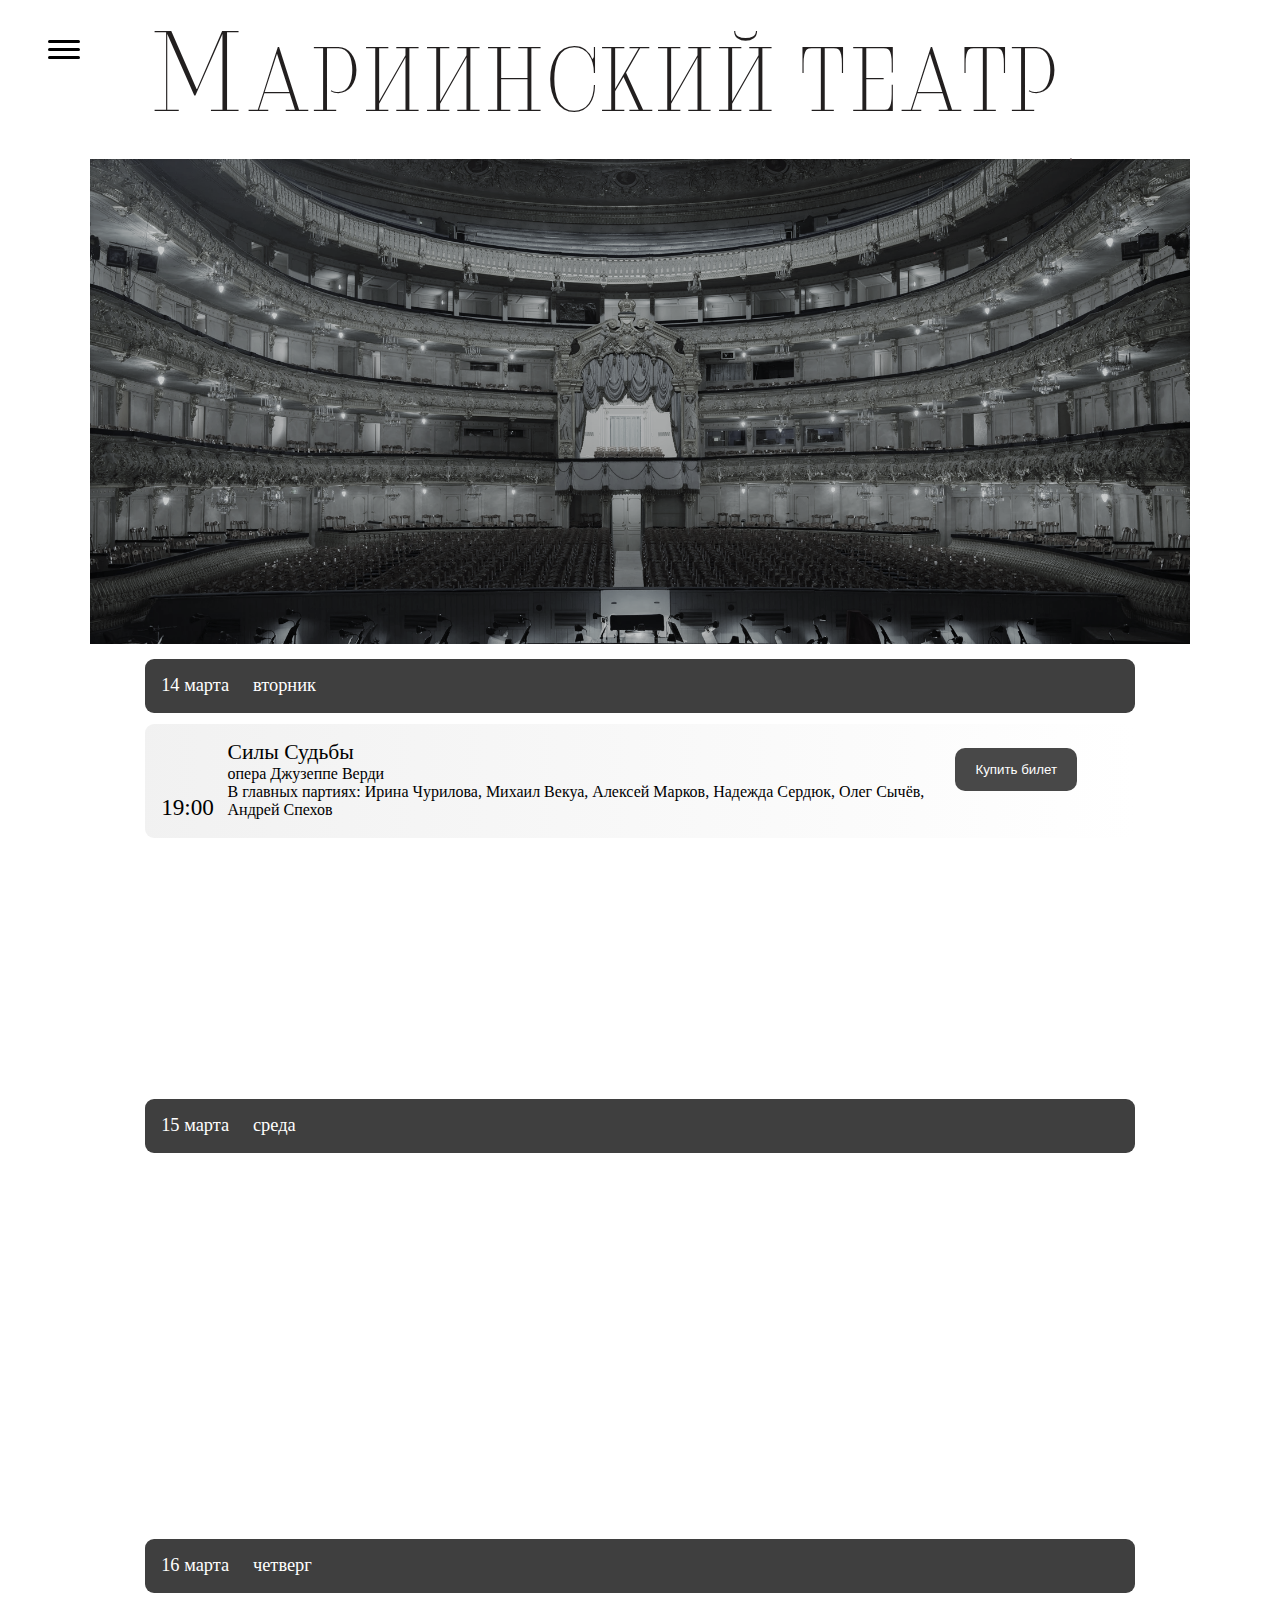
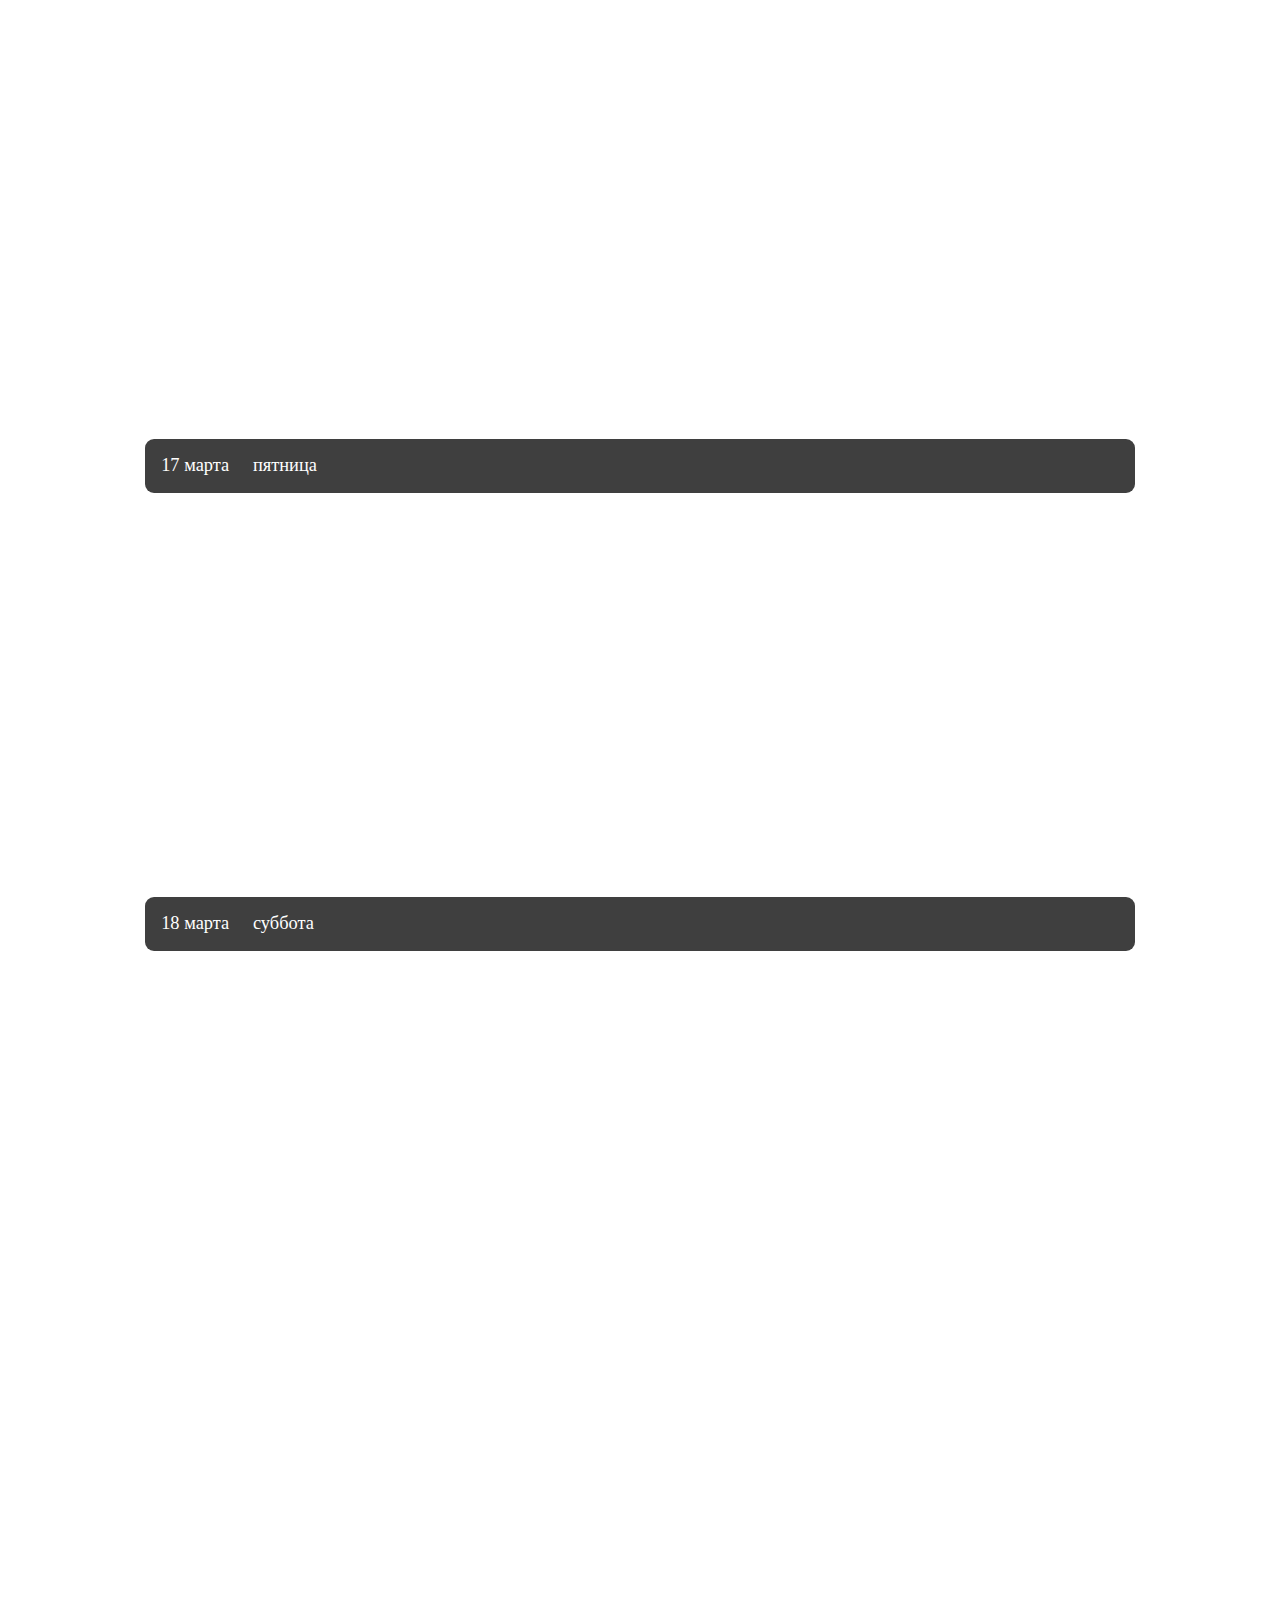
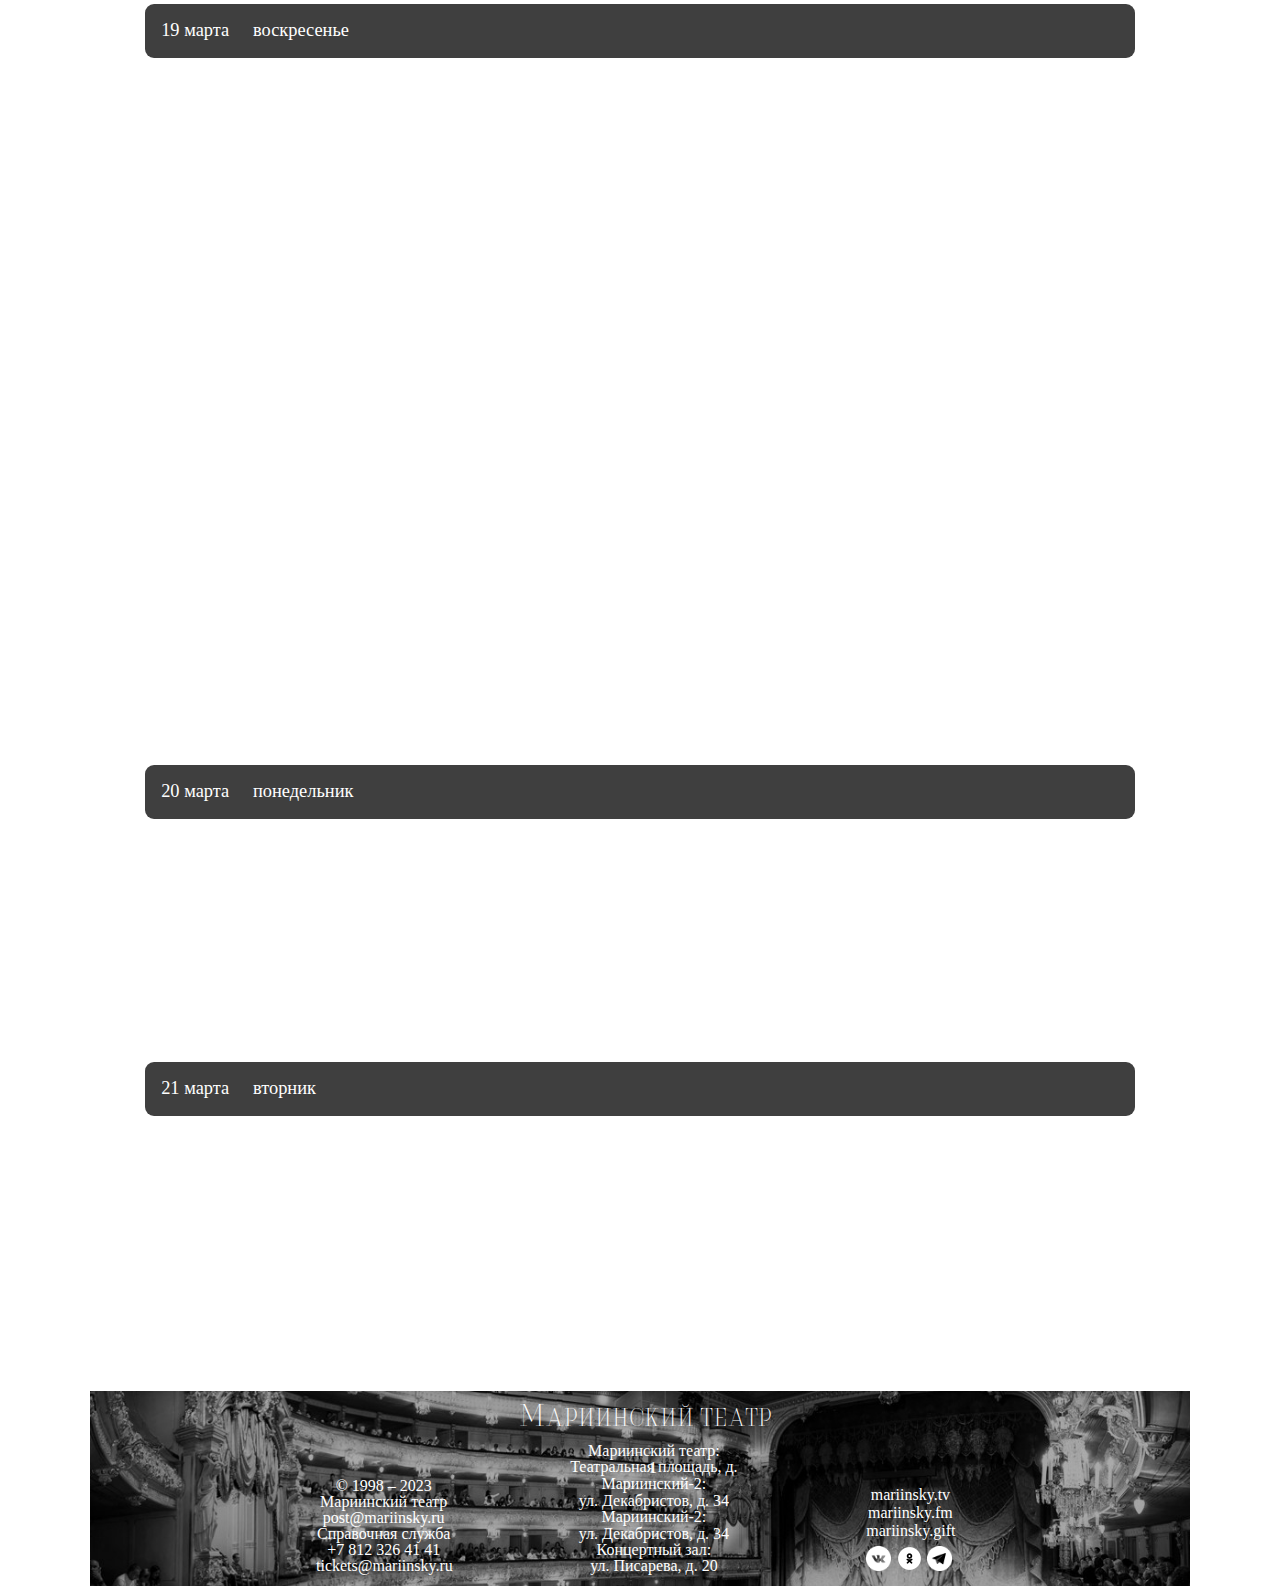
<file: index.html>
<!DOCTYPE html>
<html lang="en">

<head>
  <meta charset="UTF-8" />
  <title>Мариинский театр</title>
  <link rel="stylesheet" href="css\main.css" />
  <link href="fonts/fonts.css" rel="stylesheet" type="text/css" />
  <!--иконка сайта-->
  <link rel="icon" href="images\logo.png" />
  <!--jQuery-->
  <script type="text/javascript" src="script\jquery.js"></script>
  <script src="https://code.jquery.com/jquery-3.6.3.js"></script>
  <style>
    @import url(css/small.css) (min-width: 241px) and (max-width: 1284px);
  </style>
</head>
<body>
  <header>
    <!--бургер-->
    <div class="burger">
      <input id="toggle" type="checkbox" />
      <label class="burgerlabel" for="toggle">
        <span class="burgerspan"></span>
      </label>
      <ul class="burgerbox">
        <li>
          <a class="item itemtop" href="index.html">Мариинский театр</a>
        </li>
        <li><a class="item" href="visittheatre.html">Визит в театр</a></li>
        <li><a class="item" href="truppa.html">Труппа</a></li>
        <li><a class="item" href="about.html">О театре</a></li>
        <li><a class="item" href="news.html">Новости</a></li>
      </ul>
    </div>
    <!--горизонтальное меню навигации-->
    <nav class="nav">
      <ul>
        <li>
          <a href="visittheatre.html" class="theatreitem">Визит в театр</a>
        </li>
        <li><a href="truppa.html" class="theatreitem">Труппа</a></li>
        <li class="theatrename">
          <a href="index.html" class="theatre">Мариинский театр</a>
        </li>
        <li><a href="about.html" class="theatreitem">О театре</a></li>
        <li><a href="news.html" class="theatreitem">Новости</a></li>
      </ul>
    </nav>
  </header>
  <section>
    <div class="logo">
      <svg width="75" id="a" xmlns="http://www.w3.org/2000/svg" viewBox="0 0 595.28 841.89">
        <defs>
          <style>
            .b {
              stroke: #1d1d1b;
              stroke-miterlimit: 10;
            }

            .b,
            .c {
              fill: #1d1d1b;
            }
          </style>
        </defs>
        <path class="c"
          d="M167.05,313.95h39.16l48.99,136.55c6.15,17.46,12.01,35.5,18.16,53.25h1.56c6.15-17.75,11.52-35.79,17.67-53.25l48.41-136.55h39.16v255.56h-30.23v-140.72c0-22.25,2.5-52.97,4.14-75.57h-1.56l-20.29,58.28-48.13,132.2h-21.55l-48.38-132.2-20.25-58.28h-1.56c1.64,22.6,4.14,53.32,4.14,75.57v140.72h-29.45v-255.56Z" />
        <rect class="c" x="261.56" y="163.53" width="32.94" height="292.27"
          transform="translate(587.7 31.63) rotate(90)" />
        <g>
          <rect class="c" x="112.05" y="588.62" width="52.73" height="12.08" />
          <rect class="c" x="111.2" y="627.62" width="48.67" height="12.08"
            transform="translate(-498.13 769.2) rotate(-90)" />
          <path class="b" d="M187.61,588.86h38.36v7.17h-29.89v20.85h25.22v7.17h-25.22v24.2h30.91v7.17h-39.38v-66.56Z" />
          <path class="b"
            d="M273.18,589.77h9.56l22.51,66.56h-8.97l-11.61-37.17c-2.39-7.44-4.53-14.75-6.66-22.43h-.41c-2.06,7.72-4.2,14.99-6.59,22.43l-11.73,37.17h-8.62l22.51-66.56Zm-10.68,39.52h30.65v6.76h-30.65v-6.76Z" />
          <rect class="c" x="313.71" y="589.13" width="52.73" height="12.08" />
          <rect class="c" x="312.86" y="628.14" width="48.67" height="12.08"
            transform="translate(-296.99 971.38) rotate(-90)" />
          <path class="b"
            d="M390.07,590.41h20.85c13.56,0,23.29,4.87,23.29,18.73s-9.73,19.69-23.29,19.69h-12.38v28.13h-8.47v-66.56Zm19.63,31.56c10.36,0,16.06-4.2,16.06-12.82s-5.7-11.86-16.06-11.86h-11.16v24.69h11.16Zm-.45,4.55l6.64-4.38,20.31,34.83h-9.6l-17.34-30.45Z" />
        </g>
      </svg>
    </div>
  </section>
  <section class="sectionhall">
    <img src="images\hall3.png" alt="hall" class="hall" />
  </section>
  <section>
    <div id="id01" class="modal">
      <span onclick="document.getElementById('id01').style.display='none'" class="close"
        title="Закрыть модальный">x</span>
      <form class="modal-content">
        <div class="formcontainer">
          <h1>Заказ билета</h1>
          <p>
            Пожалуйста, заполните эту форму, чтобы заказать билет на выбранный
            вами спектакль.
          </p>
          <hr />
          <label><b>Email</b></label>
          <input type="text" placeholder="Введите вашу почту" name="email" required />

          <label><b>Фамилия</b></label>
          <input type="text" placeholder="Введите вашу фамилию" name="fio" required />

          <label><b>Имя</b></label>
          <input type="text" placeholder="Введите ваше имя" name="name" required />

          <label><b>Отчество</b></label>
          <input type="text" placeholder="Введите ваше отчество" name="twoname" required />

          <label><b>Пароль</b></label>
          <input type="password" placeholder="Введите пароль" name="psw" required />

          <label><b>Повторить пароль</b></label>
          <input type="password" placeholder="Повторите пароль" name="psw-repeat" required />

          <label>
            <input type="checkbox" checked="checked" name="remember" style="margin-bottom: 15px" />
            Запомнить меня
          </label>

          <div class="clearfix">
            <button type="button" onclick="document.getElementById('id01').style.display='none'"
              class="cancelbtn button">
              Отменить
            </button>
            <button type="submit" class="signup button">Регистрация</button>
          </div>
        </div>
      </form>
    </div>
  </section>
  <section>
    <button onclick="topFunction()" id="myBtn">
      <div class="up"></div>
    </button>
  </section>
  <main class="container">
    <section class="showlist">
      <div class="daydate">
        <div class="date">14 марта</div>
        <div class="day">вторник</div>
      </div>
      <div class="lightgrey element-animation">
        <div class="time">19:00</div>
        <div class="info">
          <div class="name">Силы Судьбы</div>
          <div class="about">опера Джузеппе Верди</div>
          <div class="actors">
            В главных партиях: Ирина Чурилова, Михаил Векуа, Алексей Марков,
            Надежда Сердюк, Олег Сычёв, Андрей Спехов
          </div>
        </div>
        <div class="buy">
          <button class="buyticket" onclick="document.getElementById('id01').style.display='block'">
            Купить билет
          </button>
        </div>
      </div>
      <div class="middlegrey element-animation">
        <div class="time">19:00</div>
        <div class="info">
          <div class="name">Бенвенуто Челлини</div>
          <div class="about">опера Гектора Берлиоза</div>
          <div class="actors">
            В главных партиях: Александр Михайлов, Антонина Весенина,
            Екатерина Крапивина, Егор Чубаков, Николай Каменский, Юрий
            Воробьёв
          </div>
        </div>
        <div class="buy">
          <button class="buyticket" onclick="document.getElementById('id01').style.display='block'">
            Купить билет
          </button>
        </div>
      </div>
      <div class="darkergrey element-animation">
        <div class="time">19:00</div>
        <div class="info">
          <div class="name">Вокальный вечер</div>
          <div class="actors">
            В программе: Глинка, Даргомыжский, Бородин, Мусоргский,
            Чайковский, Рахманинов Солисты: Виолетта Лукьяненко, Владислав
            Куприянов, Дмитрий Григорьев Партия фортепиано – Александр Рубинов
          </div>
        </div>
        <div class="buy">
          <button class="buyticket" onclick="document.getElementById('id01').style.display='block'">
            Купить билет
          </button>
        </div>
      </div>

      <div class="daydate">
        <div class="date">15 марта</div>
        <div class="day">среда</div>
      </div>
      <div class="lightgrey element-animation">
        <div class="time">19:00</div>
        <div class="info">
          <div class="name">Руслан и Людмила</div>
          <div class="about">опера Михаила Глинки</div>
          <div class="actors">
            В главных партиях: Айгуль Хисматуллина, Алексей Кулагин (Гран-при
            Международного конкурса вокалистов и концертмейстеров Хиблы
            Герзмава), Злата Булычёва, Павел Шмулевич, Татьяна Павловская,
            Олег Видеман, Евгений Акимов
          </div>
        </div>
        <div class="buy">
          <button class="buyticket" onclick="document.getElementById('id01').style.display='block'">
            Купить билет
          </button>
        </div>
      </div>
      <div class="middlegrey element-animation">
        <div class="time">19:00</div>
        <div class="info">
          <div class="name">Корсар</div>
          <div class="about">балет Адольфа Адана</div>
          <div class="actors">
            В главных партиях: Мария Ильюшкина, Надежда Батоева, Роман
            Беляков, Владимир Шкляров
          </div>
        </div>
        <div class="buy">
          <button class="buyticket" onclick="document.getElementById('id01').style.display='block'">
            Купить билет
          </button>
        </div>
      </div>
      <div class="darkergrey element-animation">
        <div class="time">19:00</div>
        <div class="info">
          <div class="name">Дон Паскуале</div>
          <div class="about">опера Гаэтано Доницетти</div>
          <div class="actors">
            В главных партиях: Яков Стрижак, Оксана Шилова, Виктор Коротич,
            Станислав Леонтьев, Дмитрий Колеушко
          </div>
        </div>
        <div class="buy">
          <button class="buyticket" onclick="document.getElementById('id01').style.display='block'">
            Купить билет
          </button>
        </div>
      </div>

      <div class="daydate">
        <div class="date">16 марта</div>
        <div class="day">четверг</div>
      </div>
      <div class="lightgrey element-animation">
        <div class="time">19:00</div>
        <div class="info">
          <div class="name">Аида</div>
          <div class="about">опера Джузеппе Верди</div>
          <div class="actors">
            В главных партиях: Татьяна Сержан, Юлия Маточкина, Ахмед Агади,
            Владимир Ванеев, Глеб Перязев, Владимир Феляуэр
          </div>
        </div>
        <div class="buy">
          <button class="buyticket" onclick="document.getElementById('id01').style.display='block'">
            Купить билет
          </button>
        </div>
      </div>
      <div class="middlegrey element-animation">
        <div class="time">19:00</div>
        <div class="info">
          <div class="name">Корсар</div>
          <div class="about">балет Адольфа Адана</div>
          <div class="actors">
            В главных партиях: Мария Ильюшкина, Надежда Батоева, Роман
            Беляков, Владимир Шкляров
          </div>
        </div>
        <div class="buy">
          <button class="buyticket" onclick="document.getElementById('id01').style.display='block'">
            Купить билет
          </button>
        </div>
      </div>
      <div class="darkergrey element-animation">
        <div class="time">19:00</div>
        <div class="info">
          <div class="name">
            Гайдн. Концерт для виолончели с оркестром № 1 Стравинский. Сюита
            из балета «Жар-птица», Концерт для скрипки с оркестром
          </div>
          <div class="actors">
            Федор Амосов (виолончель), Павел Милюков (скрипка) Дирижер –
            Димитрис Ботинис
          </div>
        </div>
        <div class="buy">
          <button class="buyticket" onclick="document.getElementById('id01').style.display='block'">
            Купить билет
          </button>
        </div>
      </div>
      <div class="lightgrey element-animation">
        <div class="time">20:00</div>
        <div class="info">
          <div class="name">Оранго</div>
          <div class="about">опера Дмитрия Шостаковича</div>
        </div>
        <div class="buy">
          <button class="buyticket" onclick="document.getElementById('id01').style.display='block'">
            Купить билет
          </button>
        </div>
      </div>

      <div class="daydate">
        <div class="date">17 марта</div>
        <div class="day">пятница</div>
      </div>
      <div class="lightgrey element-animation">
        <div class="time">19:00</div>
        <div class="info">
          <div class="name">Дон Кихот</div>
          <div class="about">балет Людвига Минкуса</div>
          <div class="actors">
            <div>
              В главных партиях: Михаил Векуа, Татьяна Павловская, Юлия
              Маточкина, Павел Шмулевич, Эдем Умеров
            </div>
            <div>Дирижер – Валерий Гергиев</div>
          </div>
        </div>
        <div class="buy">
          <button class="buyticket" onclick="document.getElementById('id01').style.display='block'">
            Купить билет
          </button>
        </div>
      </div>
      <div class="middlegrey element-animation">
        <div class="time">18:00</div>
        <div class="info">
          <div class="name">Тристан и Изольда</div>
          <div class="about">опера Рихарда Вагнера</div>
          <div class="actors">
            В главных партиях: Александр Михайлов, Антонина Весенина,
            Екатерина Крапивина, Егор Чубаков, Николай Каменский, Юрий
            Воробьёв
          </div>
        </div>
        <div class="buy">
          <button class="buyticket" onclick="document.getElementById('id01').style.display='block'">
            Купить билет
          </button>
        </div>
      </div>
      <div class="darkergrey element-animation">
        <div class="time">19:00</div>
        <div class="info">
          <div class="name">Вокальный вечер</div>
          <div class="actors">
            В программе: Глинка, Даргомыжский, Бородин, Мусоргский,
            Чайковский, Рахманинов Солисты: Виолетта Лукьяненко, Владислав
            Куприянов, Дмитрий Григорьев Партия фортепиано – Александр Рубинов
          </div>
        </div>
        <div class="buy">
          <button class="buyticket" onclick="document.getElementById('id01').style.display='block'">
            Купить билет
          </button>
        </div>
      </div>

      <div class="daydate">
        <div class="date">18 марта</div>
        <div class="day">суббота</div>
      </div>
      <div class="lightgrey element-animation">
        <div class="time">11:00</div>
        <div class="info">
          <div class="name">Лебединое озеро</div>
          <div class="about">балет Петра Чайковского</div>
          <div class="actors">
            В главных партиях: Светлана Свинко, Степан Демин
          </div>
        </div>
        <div class="buy">
          <button class="buyticket" onclick="document.getElementById('id01').style.display='block'">
            Купить билет
          </button>
        </div>
      </div>
      <div class="middlegrey element-animation">
        <div class="time">15:00</div>
        <div class="info">
          <div class="name">Лебединое озеро</div>
          <div class="about">балет Петра Чайковского</div>
          <div class="actors">
            В главных партиях: Елена Чернова, Андрей Сорокин
          </div>
        </div>
        <div class="buy">
          <button class="buyticket" onclick="document.getElementById('id01').style.display='block'">
            Купить билет
          </button>
        </div>
      </div>
      <div class="darkergrey element-animation">
        <div class="time">20:00</div>
        <div class="info">
          <div class="name">Сильфида</div>
          <div class="about">балет Хермана Левенскьольда</div>
          <div class="actors">
            В главных партиях: Кристина Шапран, Филипп Стёпин
          </div>
        </div>
        <div class="buy">
          <button class="buyticket" onclick="document.getElementById('id01').style.display='block'">
            Купить билет
          </button>
        </div>
      </div>
      <div class="lightgrey element-animation">
        <div class="time">19:00</div>
        <div class="info">
          <div class="name">Трубадур</div>
          <div class="about">опера Джузеппе Верди</div>
          <div class="actors">
            В главных партиях: Татьяна Сержан, Екатерина Семенчук, Ахмед Агади
          </div>
        </div>
        <div class="buy">
          <button class="buyticket" onclick="document.getElementById('id01').style.display='block'">
            Купить билет
          </button>
        </div>
      </div>
      <div class="middlegrey element-animation">
        <div class="time">19:00</div>
        <div class="info">
          <div class="name">Провинциалка</div>
          <div class="about">мюзикл Александра Чайковского</div>
          <div class="actors">Дирижер – Алексей Моргунов</div>
        </div>
        <div class="buy">
          <button class="buyticket" onclick="document.getElementById('id01').style.display='block'">
            Купить билет
          </button>
        </div>
      </div>
      <div class="darkergrey element-animation">
        <div class="time">20:00</div>
        <div class="info">
          <div class="name">Сильфида</div>
          <div class="about">балет Хермана Левенскьольда</div>
          <div class="actors">
            В главных партиях: Кристина Шапран, Филипп Стёпин
          </div>
        </div>
        <div class="buy">
          <button class="buyticket" onclick="document.getElementById('id01').style.display='block'">
            Купить билет
          </button>
        </div>
      </div>

      <div class="daydate">
        <div class="date">19 марта</div>
        <div class="day">воскресенье</div>
      </div>
      <div class="lightgrey element-animation">
        <div class="time">12:00</div>
        <div class="info">
          <div class="name">Свадьба Фигаро</div>
          <div class="about">опера Вольфганга Амадея Моцарта</div>
          <div class="actors">
            В главных партиях: Магеррам Гусейнов, Виолетта Лукьяненко, Мария
            Баянкина, Сергей Романов, Екатерина Крапивина, Варвара Соловьёва,
            Михаил Колелишвили
          </div>
        </div>
        <div class="buy">
          <button class="buyticket" onclick="document.getElementById('id01').style.display='block'">
            Купить билет
          </button>
        </div>
      </div>
      <div class="middlegrey element-animation">
        <div class="time">19:00</div>
        <div class="info">
          <div class="name">Паяцы</div>
          <div class="about">опера Руджеро Леонкавалло</div>
          <div class="actors">
            В главных партиях: Евгений Акимов, Анжелика Минасова, Евгений
            Ахмедов, Эдем Умеров, Виктор Коротич
          </div>
        </div>
        <div class="buy">
          <button class="buyticket" onclick="document.getElementById('id01').style.display='block'">
            Купить билет
          </button>
        </div>
      </div>
      <div class="darkergrey element-animation">
        <div class="time">13:00</div>
        <div class="info">
          <div class="name">Волшебная флейта</div>
          <div class="about">опера Вольфганга Амадея Моцарта</div>
          <div class="actors">
            В главных партиях: Лариса Юдина, Оксана Шилова, Роман Широких,
            Юрий Воробьёв, Ирина Матаева, Вадим Кравец
          </div>
        </div>
        <div class="buy">
          <button class="buyticket" onclick="document.getElementById('id01').style.display='block'">
            Купить билет
          </button>
        </div>
      </div>
      <div class="lightgrey element-animation">
        <div class="time">19:00</div>
        <div class="info">
          <div class="name">Волшебная флейта</div>
          <div class="about">опера Вольфганга Амадея Моцарта</div>
          <div class="actors">
            В главных партиях: Лариса Юдина, Оксана Шилова, Роман Широких,
            Юрий Воробьёв, Ирина Матаева, Вадим Кравец
          </div>
        </div>
        <div class="buy">
          <button class="buyticket" onclick="document.getElementById('id01').style.display='block'">
            Купить билет
          </button>
        </div>
      </div>
      <div class="middlegrey element-animation">
        <div class="time">19:00</div>
        <div class="info">
          <div class="name">Времена года: Вивальди, Пьяццолла</div>
          <div class="actors">
            <div>
              Солисты: Ольга Котлярова (орган), Елена Серова (клавесин),
              Владимир Маслов (ударные)
            </div>
            <div>Солист и дирижер – Лоренц Настурика-Гершовичи</div>
          </div>
        </div>
        <div class="buy">
          <button class="buyticket" onclick="document.getElementById('id01').style.display='block'">
            Купить билет
          </button>
        </div>
      </div>
      <div class="darkergrey element-animation">
        <div class="time">20:00</div>
        <div class="info">
          <div class="name">Репка</div>
          <div class="about">опера Рустама Сагдиева</div>
        </div>
        <div class="buy">
          <button class="buyticket" onclick="document.getElementById('id01').style.display='block'">
            Купить билет
          </button>
        </div>
      </div>

      <div class="daydate">
        <div class="date">20 марта</div>
        <div class="day">понедельник</div>
      </div>
      <div class="lightgrey element-animation">
        <div class="time">18:30</div>
        <div class="info">
          <div class="name">Хованщина</div>
          <div class="about">опера Модеста Мусоргского</div>
          <div class="actors">
            <div>
              В главных партиях: Юлия Маточкина, Станислав Трофимов, Геннадий
              Беззубенков, Сергей Скороходов, Олег Видеман, Вячеслав Васильев,
              Андрей Зорин
            </div>
            <div>Дирижер – Валерий Гергиев</div>
          </div>
        </div>
        <div class="buy">
          <button class="buyticket" onclick="document.getElementById('id01').style.display='block'">
            Купить билет
          </button>
        </div>
      </div>
      <div class="middlegrey element-animation">
        <div class="time">19:00</div>
        <div class="info">
          <div class="name">Марина Вяйзя (орган)</div>
          <div class="about">В программе: Бах</div>
        </div>
        <div class="buy">
          <button class="buyticket" onclick="document.getElementById('id01').style.display='block'">
            Купить билет
          </button>
        </div>
      </div>

      <div class="daydate">
        <div class="date">21 марта</div>
        <div class="day">вторник</div>
      </div>
      <div class="lightgrey element-animation">
        <div class="time">19:00</div>
        <div class="info">
          <div class="name">Кармен</div>
          <div class="about">опера Жоржа Бизе</div>
          <div class="actors">
            В главных партиях: Екатерина Сергеева, Михаил Векуа, Екатерина
            Гончарова, Ариунбаатар Ганбаатар
          </div>
        </div>
        <div class="buy">
          <button class="buyticket" onclick="document.getElementById('id01').style.display='block'">
            Купить билет
          </button>
        </div>
      </div>
      <div class="middlegrey element-animation">
        <div class="time">19:00</div>
        <div class="info">
          <div class="name">
            <div>
              Рахманинов. Симфония № 3, Вариации на тему Корелли (премьера
              оркестровой версии), романсы
            </div>
            <div>Кипрский. Пять этюдов-картин</div>
          </div>
          <div class="about">
            <div>
              Cолисты: Эдуард Кипрский (фортепиано), Мария Баянкина (сопрано)
            </div>
            <div>Дирижер – Валерий Гергиев</div>
          </div>
        </div>
        <div class="buy">
          <button class="buyticket" onclick="document.getElementById('id01').style.display='block'">
            Купить билет
          </button>
        </div>
      </div>
    </section>
  </main>
  <footer class="foot">
    <div class="theatrefooter">Мариинский театр</div>
    <div class="footcontact">
      <p>© 1998 – 2023</p>
      <p>Мариинский театр</p>
      <p>post@mariinsky.ru</p>
      <p>Справочная служба</p>
      <p>+7 812 326 41 41</p>
      <p>tickets@mariinsky.ru</p>
    </div>
    <div class="places">
      <p>Мариинский театр:</p>
      <p>Театральная площадь, д. 1</p>
      <p>Мариинский-2:</p>
      <p>ул. Декабристов, д. 34</p>
      <p>Мариинский-2:</p>
      <p>ул. Декабристов, д. 34</p>
      <p>Концертный зал:</p>
      <p>ул. Писарева, д. 20</p>
    </div>
    <div class="morelinks">
      <a href="https://mariinsky.tv/" class="afoot">mariinsky.tv</a>
      <a href="https://www.mariinsky.ru/fm/" class="afoot">mariinsky.fm</a>
      <a href="https://www.mariinsky.ru/links/2/" class="afoot">mariinsky.gift</a>
      <a href="https://vk.com/mariinskytheatre"><img alt="vk" src="images\vklogo.png" /></a>
      <a href="https://ok.ru/mariinsky"><img alt="ok" src="images\oklogo.png" /></a>
      <a href="https://t.me/mariinsky"><img alt="tg" src="images\tglogo.png" /></a>
    </div>
  </footer>
  <script type="text/javascript" src="script\main.js"></script>
  <script type="text/javascript" src="script\secondvar.js"></script>
</body>
</html>
</file>
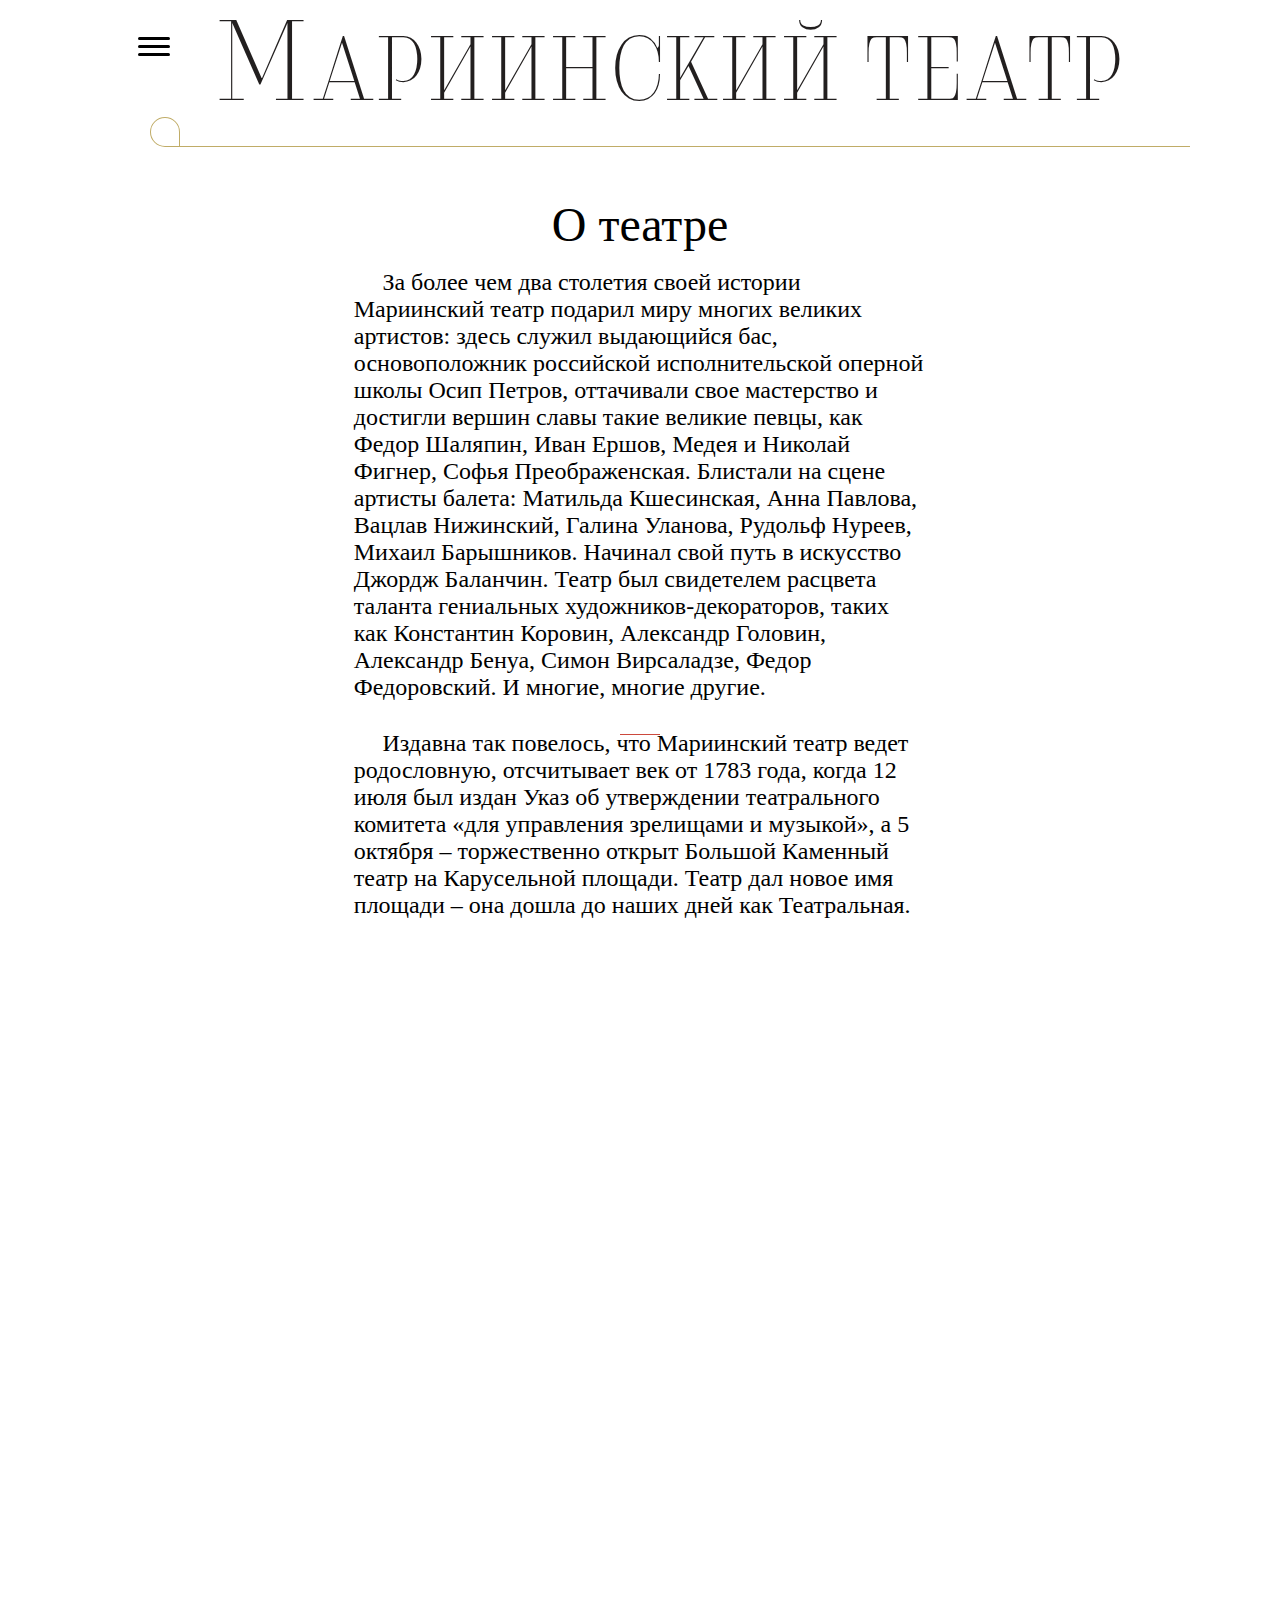
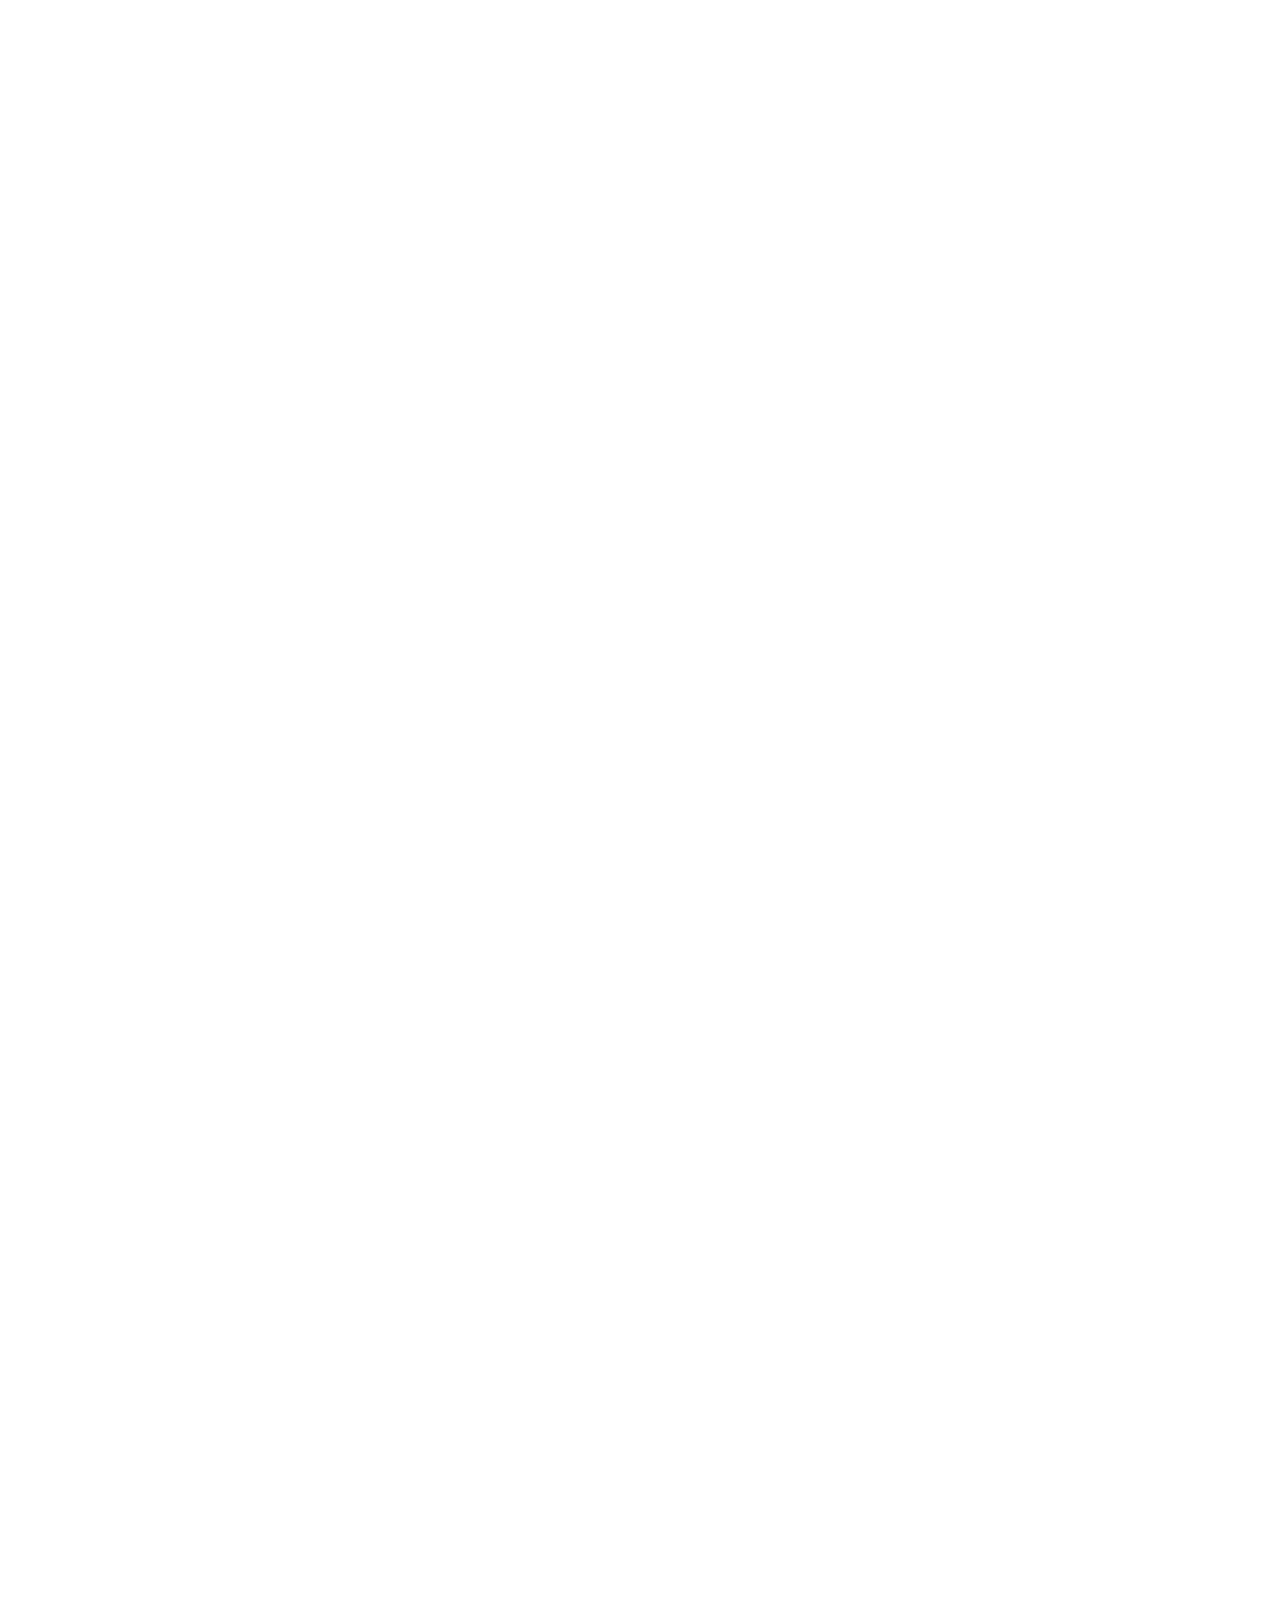
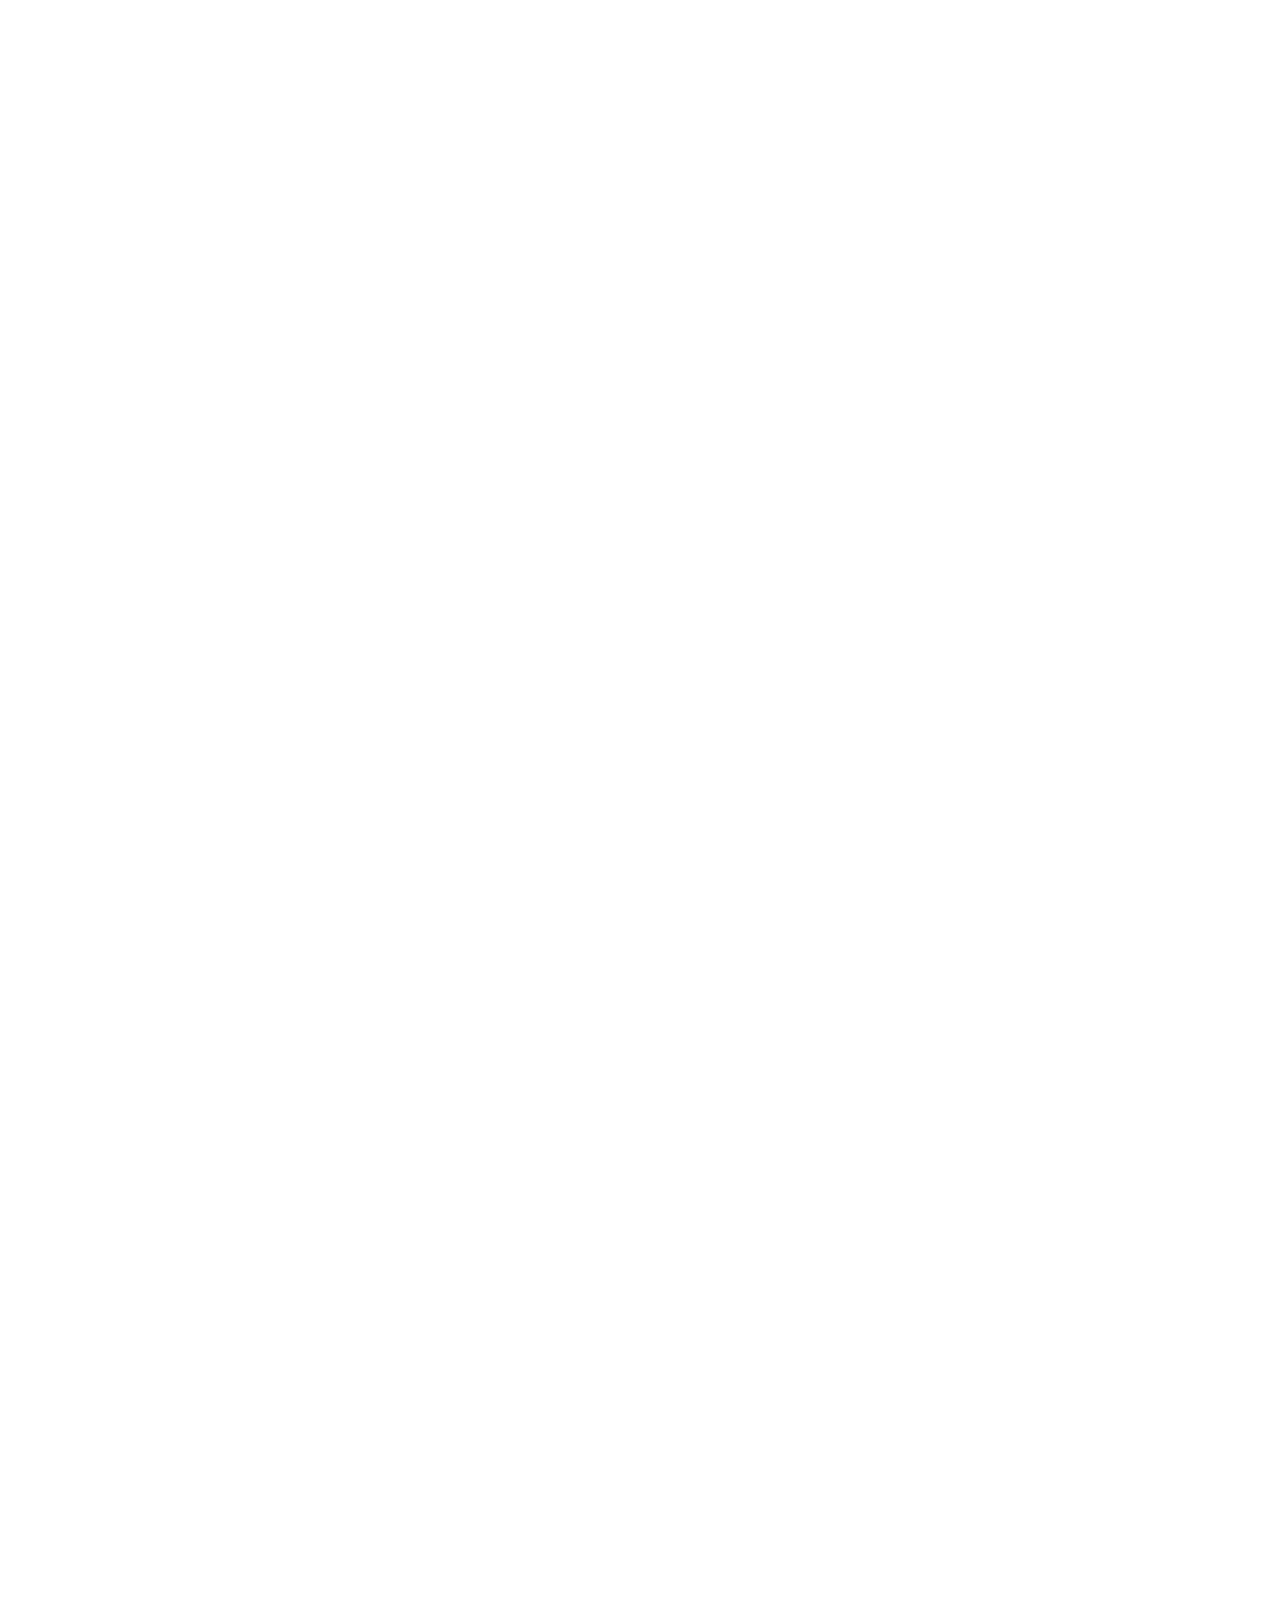
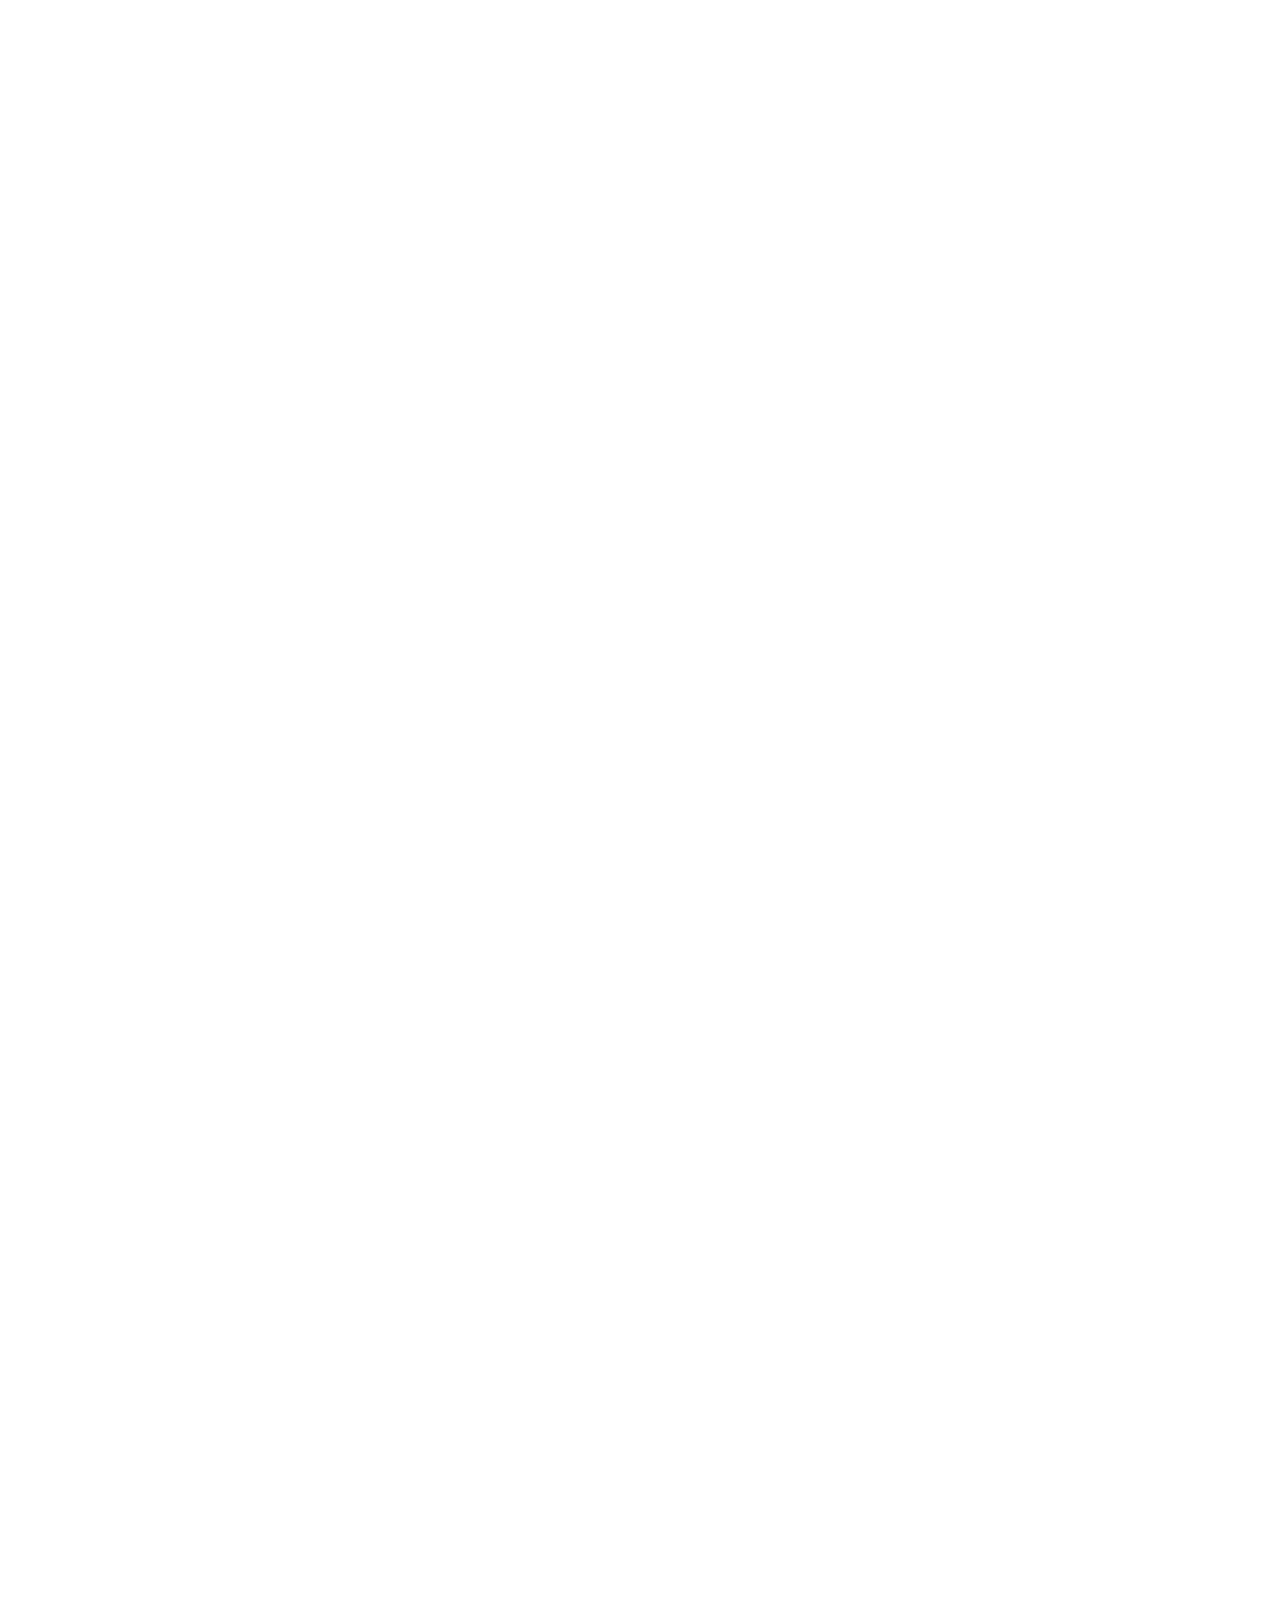
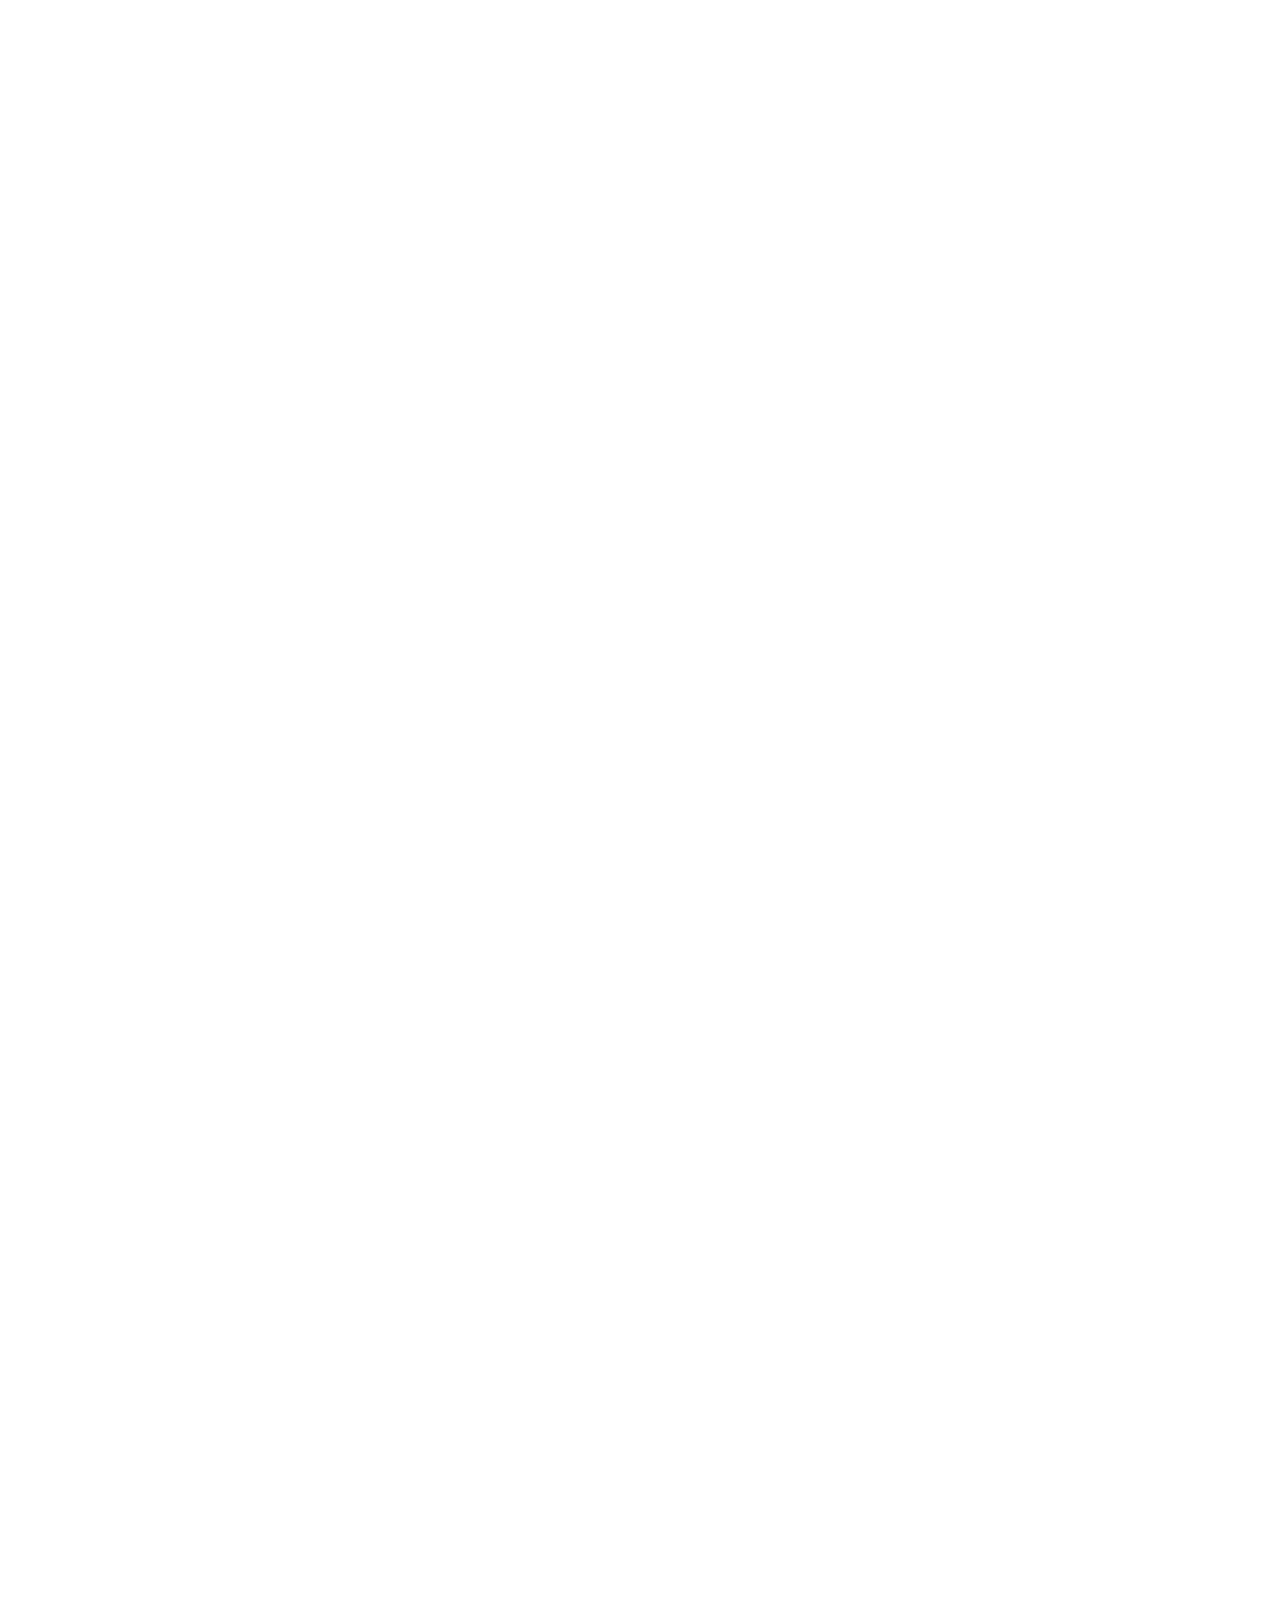
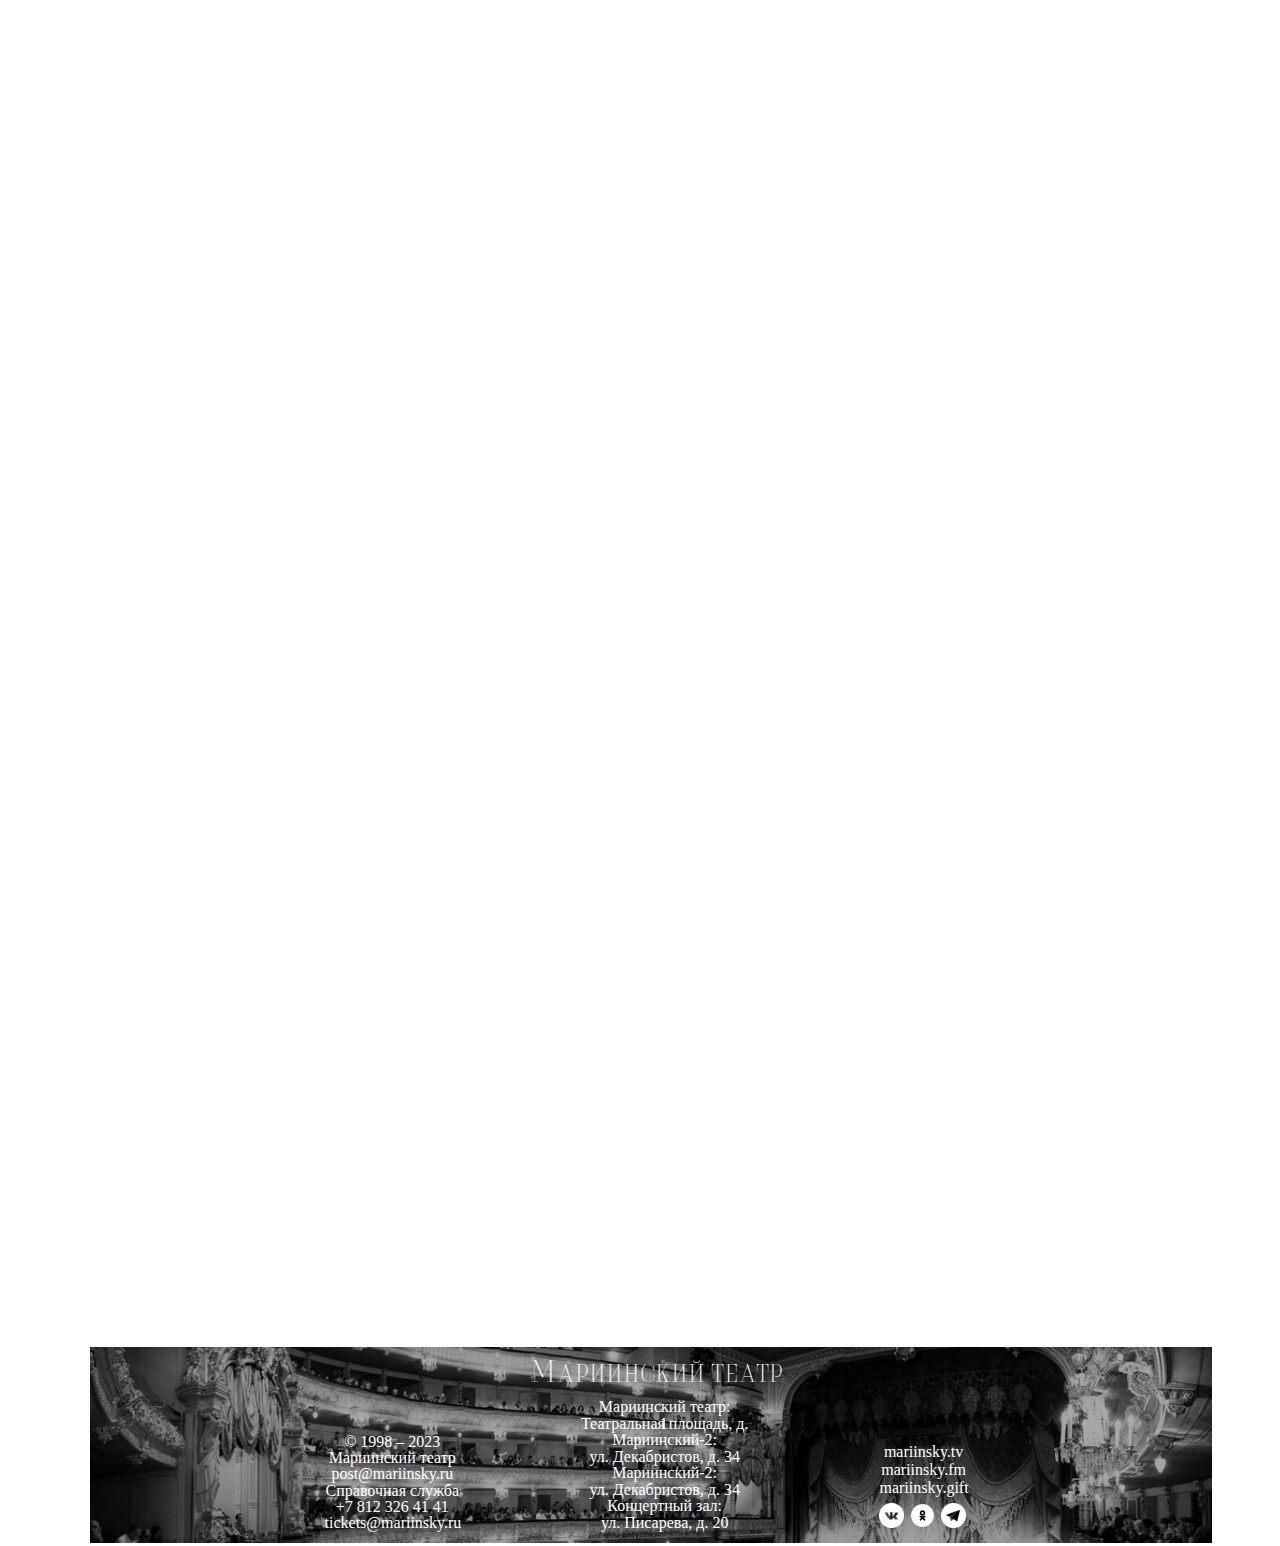
<file: about.html>
<!DOCTYPE html>
<html lang="en">

<head>
  <meta charset="UTF-8" />
  <title>О театре</title>
  <link rel="stylesheet" href="css\about.css" />
  <link href="fonts/fonts.css" rel="stylesheet" type="text/css" />
  <link rel="stylesheet" href="css/mainstyle.css">
  <!--иконка сайта-->
  <link rel="icon" href="images\logo.png" />
  <style>
    @import url(css/small.css) (min-width: 241px) and (max-width: 1284px);
  </style>
</head>

<body>
  <header>
    <!--бургер-->
    <div class="burger">
      <input id="toggle" type="checkbox" />
      <label class="burgerlabel" for="toggle">
        <span class="burgerspan"></span>
      </label>
      <ul class="burgerbox">
        <li>
          <a class="item itemtop" href="index.html">Мариинский театр</a>
        </li>
        <li><a class="item" href="visittheatre.html">Визит в театр</a></li>
        <li><a class="item" href="truppa.html">Труппа</a></li>
        <li><a class="item" href="about.html">О театре</a></li>
        <li><a class="item" href="news.html">Новости</a></li>
        <!--соцсети-->
        <div class="contact">
          <a href="https://vk.com/mariinskytheatre"><img src="images\vklogo.png" class="logo" id="vklogo" /></a>
          <a href="https://ok.ru/mariinsky"><img src="images\oklogo.png" class="logo" id="oklogo" /></a>
          <a href="https://t.me/mariinsky"><img src="images\tglogo.png" class="logo" id="tglogo" /></a>
        </div>
      </ul>
    </div>
    <!--горизонтальное меню навигации-->
    <nav class="nav">
      <ul>
        <li>
          <a href="visittheatre.html" class="theatreitem">Визит в театр</a>
        </li>
        <li><a href="truppa.html" class="theatreitem">Труппа</a></li>
        <li class="theatrename">
          <a href="index.html" class="theatre">Мариинский театр</a>
        </li>
        <li><a href="about.html" class="theatreitem">О театре</a></li>
        <li><a href="news.html" class="theatreitem">Новости</a></li>
      </ul>
    </nav>
  </header>

  <button onclick="topFunction()" id="myBtn">
    <div class="up"></div>
  </button>

  <section>
    <div class="namestr element-animation">О театре</div>
    <div class="text element-animation">
      За более чем два столетия своей истории Мариинский театр подарил миру
      многих великих артистов: здесь служил выдающийся бас, основоположник
      российской исполнительской оперной школы Осип Петров, оттачивали свое
      мастерство и достигли вершин славы такие великие певцы, как Федор
      Шаляпин, Иван Ершов, Медея и Николай Фигнер, Софья Преображенская.
      Блистали на сцене артисты балета: Матильда Кшесинская, Анна Павлова,
      Вацлав Нижинский, Галина Уланова, Рудольф Нуреев, Михаил Барышников.
      Начинал свой путь в искусство Джордж Баланчин. Театр был свидетелем
      расцвета таланта гениальных художников-декораторов, таких как Константин
      Коровин, Александр Головин, Александр Бенуа, Симон Вирсаладзе, Федор
      Федоровский. И многие, многие другие.
    </div>
    <div class="littlenamestr element-animation"></div>
    <div class="text element-animation">
      Издавна так повелось, что Мариинский театр ведет родословную,
      отсчитывает век от 1783 года, когда 12 июля был издан Указ об
      утверждении театрального комитета «для управления зрелищами и музыкой»,
      а 5 октября – торжественно открыт Большой Каменный театр на Карусельной
      площади. Театр дал новое имя площади – она дошла до наших дней как
      Театральная.
    </div>
    <div class="littlenamestr element-animation"></div>
    <div class="text element-animation">
      Построенный по проекту Антонио Ринальди Большой театр поражал
      воображение размерами, величественной архитектурой, сценой,
      оборудованной по последнему слову тогдашней театральной техники. При его
      открытии давалась опера Джованни Паизиелло Il Mondo della luna («Лунный
      мир»). Русская труппа выступала здесь попеременно с итальянской и
      французской, шли драматические спектакли, устраивались также
      вокально-инструментальные концерты.
    </div>
    <div class="littlenamestr element-animation"></div>
    <figure class="fig element-animation">
      <img src="images/bigtheatre.jpg" alt="Большой театр" />
      <figcaption>
        Большой (Каменный) театр на Карусельной площади, архитектор Антонио
        Ринальди
      </figcaption>
    </figure>
    <div class="littlenamestr element-animation"></div>
    <div class="text element-animation">
      Петербург строился, его облик непрерывно менялся. В 1802-1803 годах Тома
      де Томон – блестящий архитектор и рисовальщик – осуществил капитальное
      переустройство внутренней планировки и отделки театра, заметно изменил
      его внешний вид и пропорции. Новый, приобретший парадный и праздничный
      вид, Большой театр сделался одной из архитектурных
      достопримечательностей невской столицы, наряду с Адмиралтейством,
      Биржей, Казанским собором. Однако в ночь на 1 января 1811 года в Большом
      театре разразился грандиозный пожар. За два дня в огне погибло богатое
      внутреннее убранство театра, серьезно пострадал и его фасад. Тома де
      Томон, составивший проект восстановления своего любимого детища, не
      дожил до его реализации. 3 февраля 1818 года возобновленный Большой
      театр открылся вновь прологом «Аполлон и Паллада на Севере» и балетом
      Шарля Дидло «Зефир и Флора» на музыку композитора Катарино Кавоса.
    </div>
    <div class="littlenamestr element-animation"></div>
    <div class="text element-animation">
      Мы приближаемся к «золотому веку» Большого театра. Репертуар
      «послепожарной» эпохи включает «Волшебную флейту», «Похищение из
      сераля», «Милосердие Тита» Моцарта. Русскую публику пленяют «Золушка»,
      «Семирамида», «Сорока-воровка», «Севильский цирюльник» Россини. В мае
      1824 года состоялась премьера «Вольного стрелка» Вебера – произведения,
      так много значившего для зарождения русской романтической оперы.
      Играются водевили Алябьева и Верстовского; одной из самых любимых и
      репертуарных опер делается «Иван Сусанин» Кавоса, шедший вплоть до
      появления оперы Глинки на тот же сюжет. С легендарной фигурой Шарля
      Дидло связано зарождение мировой славы русского балета. Именно в эти
      годы завсегдатаем петербургского Большого был Пушкин, запечатлевший
      театр в бессмертных стихах.
    </div>
    <div class="littlenamestr element-animation"></div>
    <div class="text element-animation">
      В 1836 году с целью улучшения акустики архитектором Альберто Кавосом –
      сыном композитора и капельмейстера – купольное перекрытие театрального
      зала заменяется плоским, а над ним размещается художественная
      мастерская, зал для расписывания декораций. Альберто Кавос убирает в
      зрительном зале колонны, которые затрудняли обзор и искажали акустику,
      придает залу привычную форму подковы, увеличивает его длину и высоту,
      доведя число зрителей до двух тысяч.
    </div>
    <div class="littlenamestr element-animation"></div>
    <div class="text element-animation">
      27 ноября 1836 года первым представлением оперы Глинки «Жизнь за царя»
      возобновились спектакли перестроенного театра. Волею случая, а может
      быть не без доброго умысла, премьера «Руслана и Людмилы» – второй оперы
      Глинки – состоялась ровно через шесть лет, 27 ноября 1842 года. Двух
      этих дат было бы довольно, чтобы петербургский Большой театр навсегда
      вошел в историю русской культуры. А ведь шли, разумеется, и шедевры
      европейской музыки: оперы Моцарта, Россини, Беллини, Доницетти, Верди,
      Мейербера, Гуно, Обера, Тома...
    </div>
    <div class="littlenamestr element-animation"></div>
    <div class="text element-animation">
      Со временем спектакли русской оперной труппы были перенесены на сцену
      Александринского театра и так называемого Театра-цирка, расположенного
      напротив Большого (где продолжались выступления балетной труппы, а также
      итальянской оперы).
    </div>
    <div class="littlenamestr element-animation"></div>
    <div class="text element-animation">
      Когда же в 1859 году Театр-цирк сгорел, на его месте все тем же
      архитектором Альберто Кавосом был построен новый театр. Он-то и получил
      имя Мариинского в честь царствующей императрицы Марии Александровны,
      супруги Александра II. Первый же театральный сезон в новом здании
      открылся 2 октября 1860 года «Жизнью за царя» Глинки под управлением
      главного капельмейстера Русской оперы Константина Лядова, отца будущего
      знаменитого композитора Анатолия Лядова.
    </div>
    <div class="littlenamestr element-animation"></div>
    <figure class="fig element-animation">
      <img src="images/theatre-circus.jpg" alt="Театр-цирк" />
      <figcaption>
        Театр-цирк, на месте которого после пожара был построен Мариинский
        театр
      </figcaption>
    </figure>
    <div class="littlenamestr element-animation"></div>
    <div class="text element-animation">
      Мариинский театр упрочил и развил великие традиции первой русской
      музыкальной сцены. С приходом в 1863 году Эдуарда Направника, сменившего
      Константина Лядова на посту главного капельмейстера, началась славнейшая
      эпоха в истории театра. Полвека, отданные Направником Мариинскому
      театру, отмечены премьерами самых значительных в истории русской музыки
      опер. Назовем лишь некоторые из них – «Борис Годунов» Мусоргского,
      «Псковитянка», «Майская ночь», «Снегурочка» Римского-Корсакова, «Князь
      Игорь» Бородина, «Орлеанская дева», «Чародейка», «Пиковая дама»,
      «Иоланта» Чайковского, «Демон» Рубинштейна, «Орестея» Танеева… В начале
      ХХ века в репертуаре театра оперы Вагнера (среди них тетралогия «Кольцо
      нибелунга»), «Электра» Рихарда Штрауса, «Сказание о невидимом граде
      Китеже» Римского-Корсакова, «Хованщина» Мусоргского…
    </div>
    <div class="littlenamestr element-animation"></div>
    <div class="text element-animation">
      Возглавивший балетную труппу театра в 1869 году Мариус Петипа продолжил
      традиции своих предшественников Жюля Перро и Артюра Сен-Леона. Петипа
      ревностно сохранял такие классические спектакли, как «Жизель»,
      «Эсмеральда», «Корсар», подвергая их лишь бережной редакции.
      Поставленная им «Баядерка» впервые принесла на балетную сцену дыхание
      крупной хореографической композиции, в которой «танец уподобился
      музыке». Счастливая встреча Петипа с Чайковским, утверждавшим, что
      «балет – та же симфония», привела к рождению «Спящей красавицы» –
      подлинной музыкально-хореографической поэмы. В содружестве Петипа и Льва
      Иванова возникла хореография «Щелкунчика». Уже после смерти Чайковского
      «Лебединое озеро» обрело вторую жизнь на сцене Мариинского театра – и
      вновь в совместной хореографии Петипа и Иванова. Свою репутацию
      хореографа-симфониста Петипа упрочил постановкой балета Глазунова
      «Раймонда». Его новаторские идеи были подхвачены молодым Михаилом
      Фокиным, поставившим в Мариинском театре «Павильон Армиды» Черепнина,
      «Лебедя» Сен-Санса, «Шопениану» на музыку Шопена, а также балеты,
      созданные в Париже – «Шехеразаду» на музыку Римского-Корсакова,
      «Жар-птицу» и «Петрушку» Стравинского.
    </div>
    <div class="littlenamestr element-animation"></div>
    <figure class="fig element-animation">
      <img src="images/martheatre.jpg" alt="Мариинский до реконструкции" />
      <figcaption>
        Мариинский театр до реконструкции 1885 года, архитектор Альберто Кавос
      </figcaption>
    </figure>
    <div class="littlenamestr element-animation"></div>
    <div class="text element-animation">
      Мариинский театр неоднократно реконструировался. В 1885 году, когда
      перед закрытием Большого театра на сцену Мариинского переносится большая
      часть спектаклей, главный архитектор императорских театров Виктор Шретер
      пристраивает к левому крылу здания трехэтажный корпус для театральных
      мастерских, репетиционных залов, электростанции и котельной. В 1894 году
      под руководством Шретера деревянные стропила были заменены стальными и
      железобетонными, надстроены боковые флигели, расширены зрительские фойе.
      Подвергся реконструкции и главный фасад, обретший монументальные формы.
    </div>
    <figure class="fig element-animation">
      <img src="images/mar2theatre.jpg" alt="Мариинский после реконструкции" />
      <figcaption>
        Мариинский театр после реконструкции 1885 года архитекторлм Виктором
        Шретером
      </figcaption>
    </figure>
    <div class="littlenamestr element-animation"></div>
    <div class="text element-animation">
      В 1886 году балетные спектакли, до этого времени продолжавшие идти на
      сцене Большого Каменного театра, были перенесены в Мариинский театр. А
      на месте Большого Каменного возвели здание Санкт-Петербургской
      консерватории.
    </div>
    <div class="littlenamestr element-animation"></div>
    <div class="text element-animation">
      Правительственным декретом 9 ноября 1917 года Мариинский театр был
      объявлен Государственным и передан в ведение Наркомпроса. В 1920 году
      его стали именовать Государственным академическим театром оперы и балета
      (ГАТОБ), а с 1935 года ему было присвоено имя С. М. Кирова. Наряду с
      классикой прошлого века на сцене театра в 20-е – начале 30-х годов
      появляются современные оперы – «Любовь к трем апельсинам» Сергея
      Прокофьева, «Воццек» Альбана Берга, «Саломея» и «Кавалер розы» Рихарда
      Штрауса; рождаются балеты, утверждающие популярное в течение десятилетий
      новое хореографическое направление, так называемый драмбалет – «Красный
      мак» Рейнгольда Глиэра, «Пламя Парижа» и «Бахчисарайский фонтан» Бориса
      Асафьева, «Лауренсия» Александра Крейна, «Ромео и Джульетта» Сергея
      Прокофьева и др.
    </div>
    <div class="littlenamestr element-animation"></div>
    <div class="text element-animation">
      Последней предвоенной оперной премьерой Кировского театра был
      вагнеровский «Лоэнгрин», второй спектакль которого закончился поздним
      вечером 21 июня 1941 года, но назначенные на 24 и 27 июня спектакли
      заменили на «Ивана Сусанина». Во время Великой Отечественной войны театр
      был эвакуирован в Пермь, где состоялись премьеры нескольких спектаклей,
      в том числе премьера балета Арама Хачатуряна «Гаянэ». По возвращении в
      Ленинград театр открыл сезон 1 сентября 1944 года оперой Глинки «Иван
      Сусанин».
    </div>
    <figure class="fig element-animation">
      <img src="images/mar3theatre.jpg" alt="Мариинский" />
      <figcaption>
        Здание Мариинского (в то время Кировского) театра разрушенное бомбой
        19 сентября 1941 года
      </figcaption>
    </figure>
    <div class="littlenamestr element-animation"></div>
    <div class="text element-animation">
      В 50-70-е гг. в театре были поставлены такие знаменитые балеты, как
      «Шурале» Фарида Яруллина, «Спартак» Арама Хачатуряна и «Двенадцать»
      Бориса Тищенко в хореографии Леонида Якобсона, «Каменный цветок» Сергея
      Прокофьева и «Легенда о любви» Арифа Меликова в хореографии Юрия
      Григоровича, «Ленинградская симфония» Дмитрия Шостаковича в хореографии
      Игоря Бельского, одновременно с постановкой новых балетов в репертуаре
      театра бережно сохранялась балетная классика. В оперном репертуаре
      наряду с Чайковским, Римским-Корсаковым, Мусоргским, Верди, Бизе
      появились оперы Прокофьева, Дзержинского, Шапорина, Хренникова.
    </div>
    <div class="littlenamestr element-animation"></div>
    <div class="text element-animation">
      В 1968–1970 гг. была осуществлена генеральная реконструкция театра по
      проекту Саломеи Гельфер, в результате которой левое крыло здания было
      «вытянуто» и приобрело нынешний вид.
    </div>
    <div class="littlenamestr element-animation"></div>
    <div class="text element-animation">
      Важным этапом в истории театра в 80-е годы стали постановки опер
      Чайковского «Евгений Онегин» и «Пиковая дама», осуществленные
      возглавившим театр в 1976 году Юрием Темиркановым. В этих постановках,
      которые до сих пор сохраняются в репертуаре театра, заявило о себе новое
      поколение артистов.
    </div>
    <div class="littlenamestr element-animation"></div>
    <div class="text element-animation">
      В 1988 году главным дирижером театра стал Валерий Гергиев. 16 января
      1992 года театру было возвращено его историческое название – Мариинский.
      А в 2006 году труппа и оркестр театра получили в своё распоряжение
      построенный по инициативе художественного руководителя-директора
      Мариинского театра Валерия Гергиева Концертный зал на улице Писарева,
      20.
    </div>
    <figure class="fig element-animation">
      <img src="images/streetview2.jpg" alt="Мариинский" />
      <figcaption>Историческое здание Мариинского театра сегодня</figcaption>
    </figure>
  </section>

  <footer class="foot">
    <div class="theatrefooter">Мариинский театр</div>
    <div class="footcontact">
      <p>© 1998 – 2023</p>
      <p>Мариинский театр</p>
      <p>post@mariinsky.ru</p>
      <p>Справочная служба</p>
      <p>+7 812 326 41 41</p>
      <p>tickets@mariinsky.ru</p>
    </div>
    <div class="places">
      <p>Мариинский театр:</p>
      <p>Театральная площадь, д. 1</p>
      <p>Мариинский-2:</p>
      <p>ул. Декабристов, д. 34</p>
      <p>Мариинский-2:</p>
      <p>ул. Декабристов, д. 34</p>
      <p>Концертный зал:</p>
      <p>ул. Писарева, д. 20</p>
    </div>
    <div class="morelinks">
      <a href="https://mariinsky.tv/" class="afoot">mariinsky.tv</a>
      <a href="https://www.mariinsky.ru/fm/" class="afoot">mariinsky.fm</a>
      <a href="https://www.mariinsky.ru/links/2/" class="afoot">mariinsky.gift</a>
      <a href="https://vk.com/mariinskytheatre"><img src="images\vklogo.png" /></a>
      <a href="https://ok.ru/mariinsky"><img src="images\oklogo.png" /></a>
      <a href="https://t.me/mariinsky"><img src="images\tglogo.png" /></a>
    </div>
  </footer>
  <script type="text/javascript" src="script\main.js"></script>
  <script type="text/javascript" src="script\secondvar.js"></script>
</body>

</html>
</file>
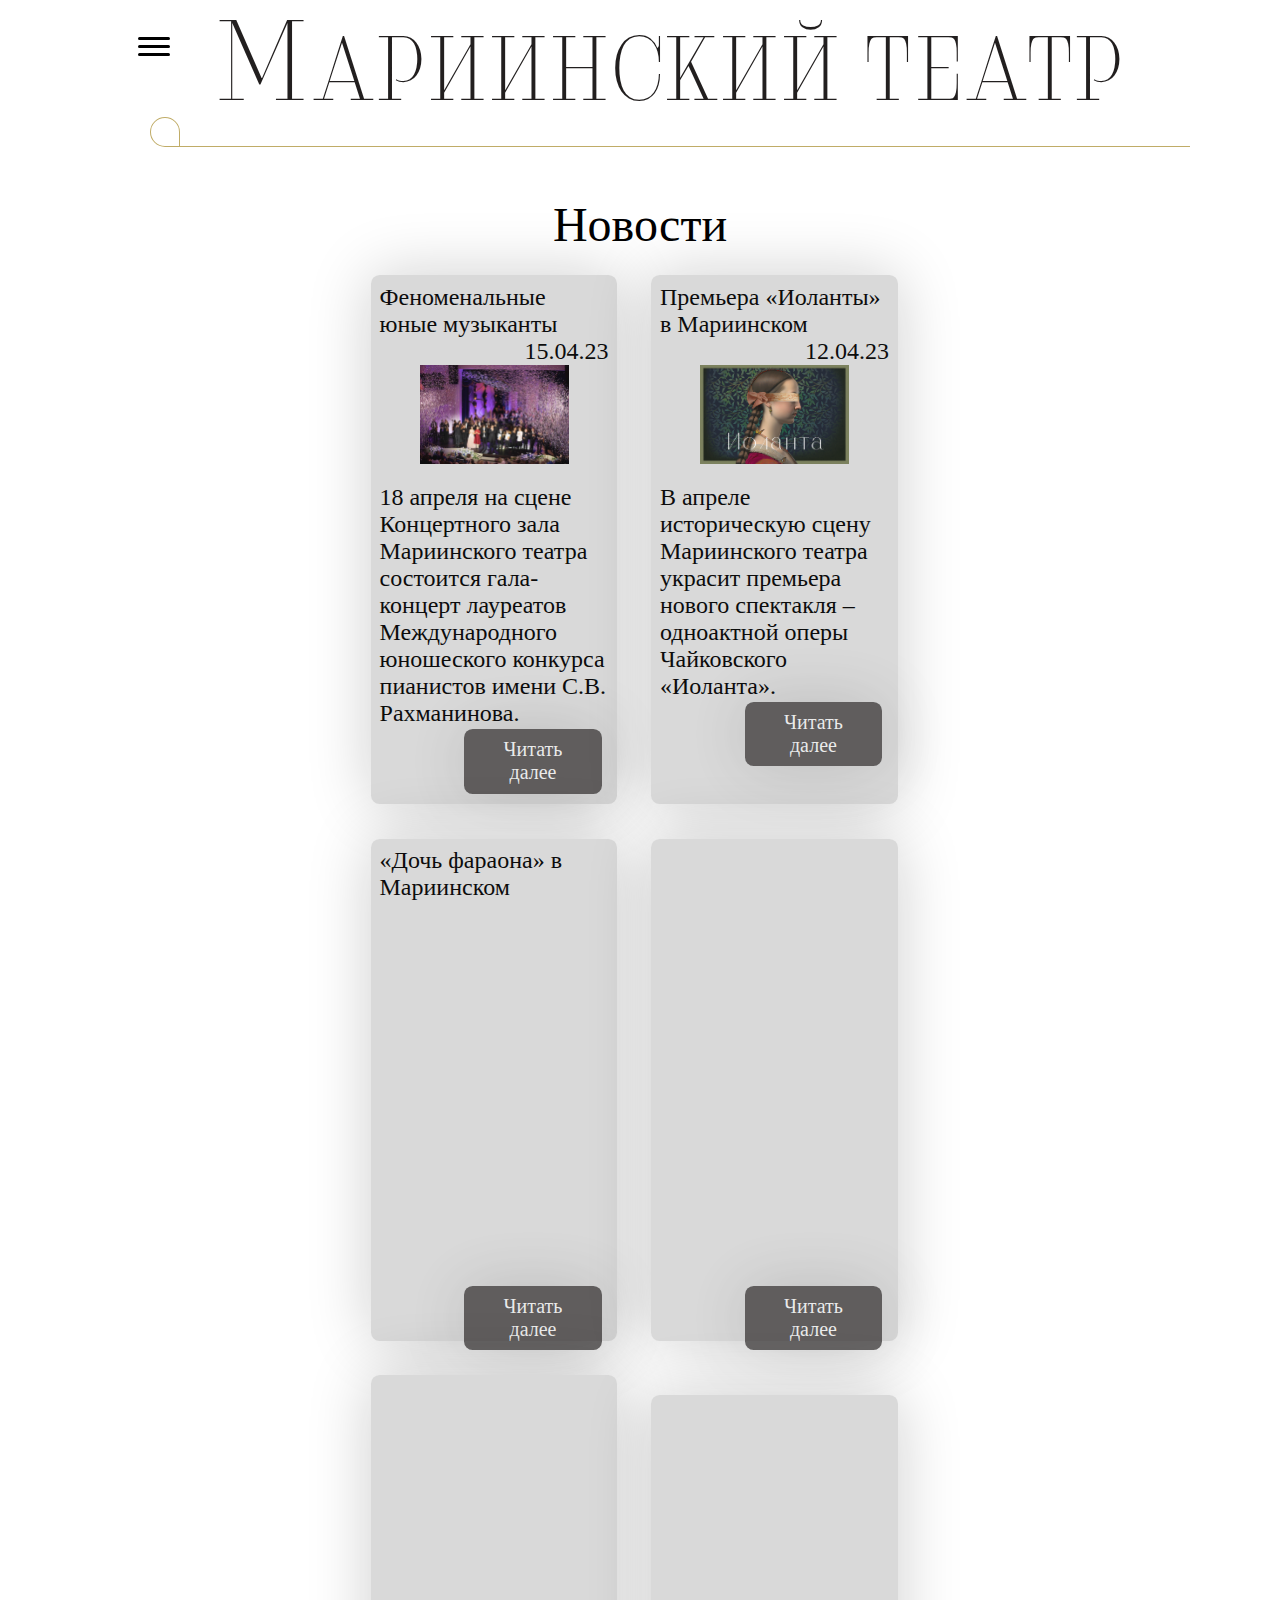
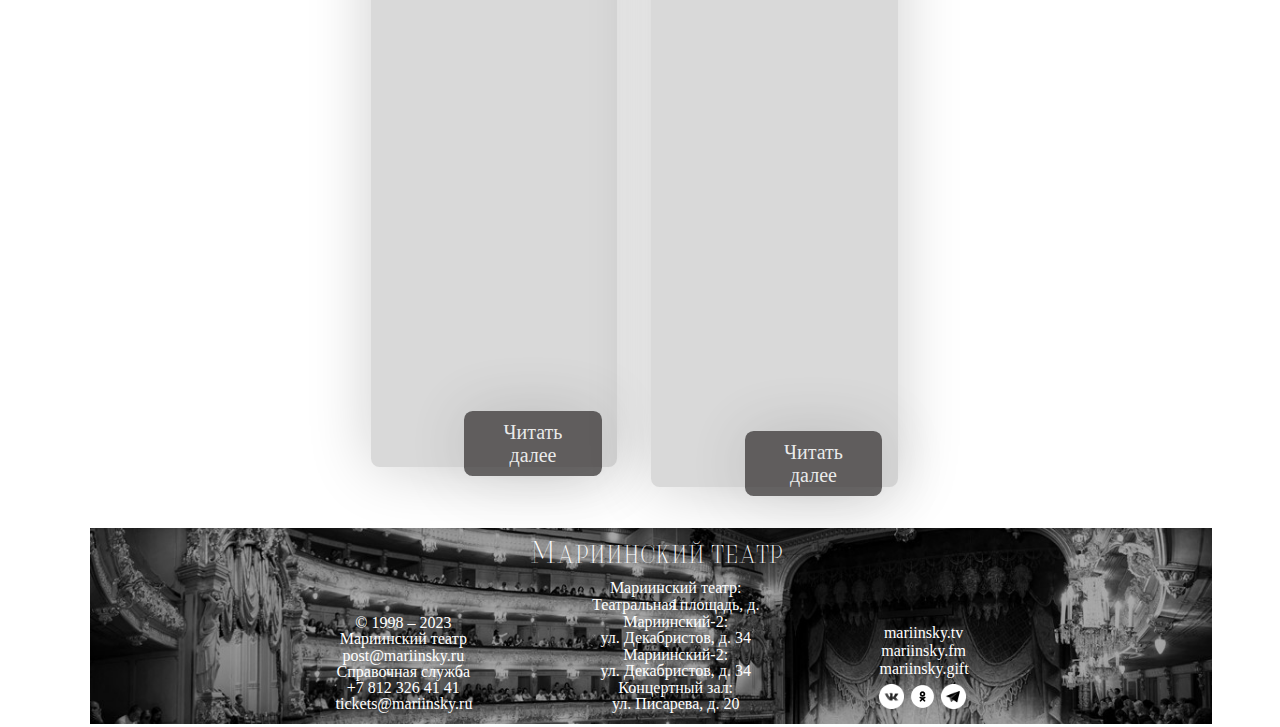
<file: news.html>
<!DOCTYPE html>
<html lang="en">

<head>
  <meta charset="UTF-8" />
  <title>Новости</title>
  <link rel="stylesheet" href="css\news1.css" />
  <link rel="stylesheet" href="css/mainstyle.css">
  <link href="fonts/fonts.css" rel="stylesheet" type="text/css" />
  <!--иконка сайта-->
  <link rel="icon" href="images\logo.png" />
  <style>
    @import url(css/small.css) (min-width: 241px) and (max-width: 1284px);
  </style>
</head>

<body>
  <header>
    <!--бургер-->
    <div class="burger">
      <input id="toggle" type="checkbox" />
      <label class="burgerlabel" for="toggle">
        <span class="burgerspan"></span>
      </label>
      <ul class="burgerbox">
        <li>
          <a class="item itemtop" href="index.html">Мариинский театр</a>
        </li>
        <li><a class="item" href="visittheatre.html">Визит в театр</a></li>
        <li><a class="item" href="truppa.html">Труппа</a></li>
        <li><a class="item" href="about.html">О театре</a></li>
        <li><a class="item" href="news.html">Новости</a></li>
        <!--соцсети-->
        <div class="contact">
          <a href="https://vk.com/mariinskytheatre"><img src="images\vklogo.png" class="logo" id="vklogo" /></a>
          <a href="https://ok.ru/mariinsky"><img src="images\oklogo.png" class="logo" id="oklogo" /></a>
          <a href="https://t.me/mariinsky"><img src="images\tglogo.png" class="logo" id="tglogo" /></a>
        </div>
      </ul>
    </div>
    <!--горизонтальное меню навигации-->
    <nav class="nav">
      <ul>
        <li>
          <a href="visittheatre.html" class="theatreitem">Визит в театр</a>
        </li>
        <li><a href="truppa.html" class="theatreitem">Труппа</a></li>
        <li class="theatrename">
          <a href="index.html" class="theatre">Мариинский театр</a>
        </li>
        <li><a href="about.html" class="theatreitem">О театре</a></li>
        <li><a href="news.html" class="theatreitem">Новости</a></li>
      </ul>
    </nav>
  </header>

  <section>
    <div class="namestr element-animation">Новости</div>
    <div class="container">
      <div class="newsblock">
        <div class="newsname element-animation">Феноменальные юные музыканты</div>
        <div class="newsdate element-animation">15.04.23</div>
        <figure class="element-animation"><img src="images/news1.jpg" /></figure>
        <div class="description element-animation">
          18 апреля на сцене Концертного зала Мариинского театра состоится
          гала-концерт лауреатов Международного юношеского конкурса пианистов
          имени С.В. Рахманинова.
        </div>
        <a href="newsblock1.html">
          <div id="button" class="element-animation">Читать далее</div>
        </a>
      </div>

      <div class="newsblock">
        <div class="newsname element-animation">Премьера «Иоланты» в Мариинском</div>
        <div class="newsdate element-animation">12.04.23</div>
        <figure class="element-animation"><img src="images/news2.png" /></figure>
        <div class="description element-animation">
          В апреле историческую сцену Мариинского театра украсит премьера
          нового спектакля – одноактной оперы Чайковского «Иоланта».
        </div>
        <a href="newsblock2.html">
          <div id="button" class="element-animation">Читать далее</div>
        </a>
      </div>
    </div>

    <div class="container">
      <div class="newsblock">
        <div class="newsname element-animation">«Дочь фараона» в Мариинском</div>
        <div class="newsdate element-animation">10.04.23</div>
        <figure class="element-animation"><img src="images/news3.jpg" /></figure>
        <div class="description element-animation">
          29 и 30 апреля, а также 1 мая в Мариинском-2 состоится серия новых
          показов балета «Дочь фараона» – самой громкой премьеры сезона.
        </div>
        <a href="newsblock3.html">
          <div id="button" class="element-animation">Читать далее</div>
        </a>
      </div>

      <div class="newsblock">
        <div class="newsname element-animation">
          345-летие со дня рождения Антонио Вивальди.
        </div>
        <div class="newsdate element-animation">07.04.23</div>
        <figure class="element-animation"><img src="images/news4.jpg" /></figure>
        <div class="description element-animation">
          8 и 9 апреля в Мариинском театре пройдут концерты, посвященные
          345-летию со дня рождения Антонио Вивальди.
        </div>
        <a href="newsblock4.html">
          <div id="button" class="element-animation">Читать далее</div>
        </a>
      </div>
    </div>

    <div class="container">
      <div class="newsblock">
        <div class="newsname element-animation">
          Просмотр в балетную труппу Приморской сцены Мариинского театра
        </div>
        <div class="newsdate element-animation">07.04.23</div>
        <figure class="element-animation"><img src="images/news5.jpg" /></figure>
        <div class="description element-animation">
          Балетная труппа Приморской сцены Мариинского театра (Владивосток)
          проводит конкурсные просмотры среди мужчин и женщин для замещения
          следующих вакантных должностей: ведущий солист, солист балета,
          артист балета.
        </div>
        <a href="newsblock5.html">
          <div id="button" class="element-animation">Читать далее</div>
        </a>
      </div>

      <div class="newsblock element-animation">
        <div class="newsname element-animation">
          Балетная труппа Мариинского театра выступит с гастролями в Ташкенте
        </div>
        <div class="newsdate element-animation">05.04.23</div>
        <figure class="element-animation"><img src="images/news6.jpg" /></figure>
        <div class="description element-animation">
          18 и 19 апреля в Ташкенте состоятся гастроли балетной труппы
          Мариинского театра, организованные Благотворительным фондом
          «Искусство, наука и спорт» и Фондом развития культуры и искусства
          Узбекистана.
        </div>
        <a href="newsblock6.html">
          <div id="button" class="element-animation">Читать далее</div>
        </a>
      </div>
    </div>
  </section>

  <footer class="foot">
    <div class="theatrefooter">Мариинский театр</div>
    <div class="footcontact">
      <p>© 1998 – 2023</p>
      <p>Мариинский театр</p>
      <p>post@mariinsky.ru</p>
      <p>Справочная служба</p>
      <p>+7 812 326 41 41</p>
      <p>tickets@mariinsky.ru</p>
    </div>
    <div class="places">
      <p>Мариинский театр:</p>
      <p>Театральная площадь, д. 1</p>
      <p>Мариинский-2:</p>
      <p>ул. Декабристов, д. 34</p>
      <p>Мариинский-2:</p>
      <p>ул. Декабристов, д. 34</p>
      <p>Концертный зал:</p>
      <p>ул. Писарева, д. 20</p>
    </div>
    <div class="morelinks">
      <a href="https://mariinsky.tv/" class="afoot">mariinsky.tv</a>
      <a href="https://www.mariinsky.ru/fm/" class="afoot">mariinsky.fm</a>
      <a href="https://www.mariinsky.ru/links/2/" class="afoot">mariinsky.gift</a>
      <a href="https://vk.com/mariinskytheatre"><img src="images\vklogo.png" /></a>
      <a href="https://ok.ru/mariinsky"><img src="images\oklogo.png" /></a>
      <a href="https://t.me/mariinsky"><img src="images\tglogo.png" /></a>
    </div>
  </footer>
  <script type="text/javascript" src="script\main.js"></script>
  <script type="text/javascript" src="script\secondvar.js"></script>
</body>

</html>
</file>
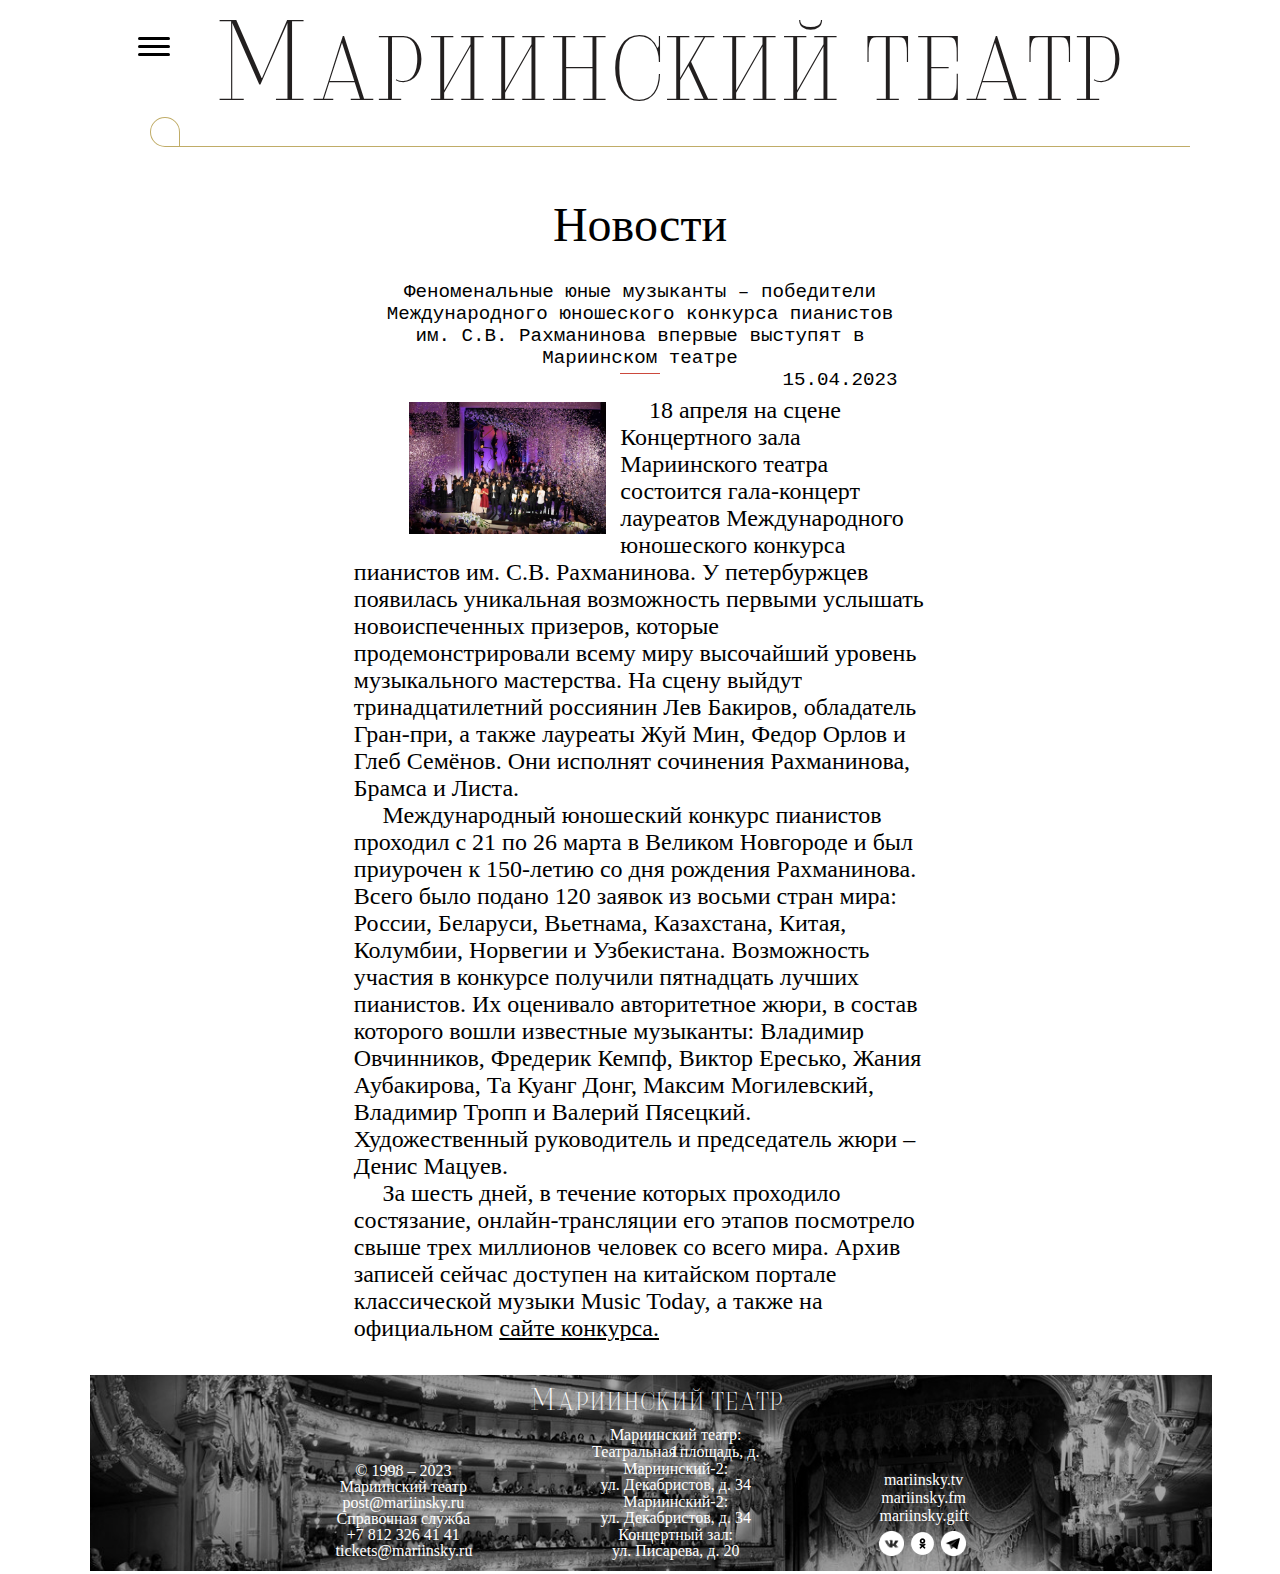
<file: newsblock1.html>
<!DOCTYPE html>
<html lang="en">

<head>
  <meta charset="UTF-8" />
  <title>Феноменальные юные музыканты</title>
  <link rel="stylesheet" href="css\news1.css" />
  <link rel="stylesheet" href="css/mainstyle.css">
  <link href="fonts/fonts.css" rel="stylesheet" type="text/css" />
  <!--иконка сайта-->
  <link rel="icon" href="images\logo.png" />
  <style>
    @import url(css/small.css) (min-width: 241px) and (max-width: 1284px);
  </style>
</head>

<body>
  <header>
    <!--бургер-->
    <div class="burger">
      <input id="toggle" type="checkbox" />
      <label class="burgerlabel" for="toggle">
        <span class="burgerspan"></span>
      </label>
      <ul class="burgerbox">
        <li>
          <a class="item itemtop" href="index.html">Мариинский театр</a>
        </li>
        <li><a class="item" href="visittheatre.html">Визит в театр</a></li>
        <li><a class="item" href="truppa.html">Труппа</a></li>
        <li><a class="item" href="about.html">О театре</a></li>
        <li><a class="item" href="news.html">Новости</a></li>
        <!--соцсети-->
        <div class="contact">
          <a href="https://vk.com/mariinskytheatre"><img src="images\vklogo.png" class="logo" id="vklogo" /></a>
          <a href="https://ok.ru/mariinsky"><img src="images\tglogo.png" class="logo" id="tglogo" /></a>
          <a href="https://t.me/mariinsky"><img src="images\oklogo.png" class="logo" id="oklogo" /></a>
        </div>
      </ul>
    </div>
    <!--горизонтальное меню навигации-->
    <nav class="nav">
      <ul>
        <li>
          <a href="visittheatre.html" class="theatreitem">Визит в театр</a>
        </li>
        <li><a href="truppa.html" class="theatreitem">Труппа</a></li>
        <li class="theatrename">
          <a href="index.html" class="theatre">Мариинский театр</a>
        </li>
        <li><a href="about.html" class="theatreitem">О театре</a></li>
        <li><a href="news.html" class="theatreitem">Новости</a></li>
      </ul>
    </nav>
  </header>

  <section>
    <div class="namestr element-animation">Новости</div>

    <div class="littlenamestr element-animation">
      <div>
        Феноменальные юные музыканты – победители Международного юношеского
        конкурса пианистов им. С.В. Рахманинова впервые выступят в Мариинском
        театре
      </div>
      <div class="date">15.04.2023</div>
    </div>
    <div class="text element-animation">
      <figure>
        <img class="newsBlockImg" src="images/news1.jpg" alt="" />
      </figure>
      <?xml version="1.0" encoding="UTF-8"?>
      <text>
        <textsection style="display: block">
          18 апреля на сцене Концертного зала Мариинского театра состоится
          гала-концерт лауреатов Международного юношеского конкурса пианистов
          им. С.В. Рахманинова. У петербуржцев появилась уникальная
          возможность первыми услышать новоиспеченных призеров, которые
          продемонстрировали всему миру высочайший уровень музыкального
          мастерства. На сцену выйдут тринадцатилетний россиянин Лев Бакиров,
          обладатель Гран-при, а также лауреаты Жуй Мин, Федор Орлов и Глеб
          Семёнов. Они исполнят сочинения Рахманинова, Брамса и Листа.
        </textsection>
        <textsection style="display: block">
          Международный юношеский конкурс пианистов проходил с 21 по 26 марта
          в Великом Новгороде и был приурочен к 150-летию со дня рождения
          Рахманинова. Всего было подано 120 заявок из восьми стран мира:
          России, Беларуси, Вьетнама, Казахстана, Китая, Колумбии, Норвегии и
          Узбекистана. Возможность участия в конкурсе получили пятнадцать
          лучших пианистов. Их оценивало авторитетное жюри, в состав которого
          вошли известные музыканты: Владимир Овчинников, Фредерик Кемпф,
          Виктор Ересько, Жания Аубакирова, Та Куанг Донг, Максим Могилевский,
          Владимир Тропп и Валерий Пясецкий. Художественный руководитель и
          председатель жюри – Денис Мацуев.
        </textsection>
        <textsection style="display: block">
          За шесть дней, в течение которых проходило состязание,
          онлайн-трансляции его этапов посмотрело свыше трех миллионов человек
          со всего мира. Архив записей сейчас доступен на китайском портале
          классической музыки Music Today, а также на официальном
          <a href="https://rachmaninoff-youth.com/video/">сайте конкурса.</a>
        </textsection>
      </text>
    </div>
  </section>

  <footer class="foot">
    <div class="theatrefooter">Мариинский театр</div>
    <div class="footcontact">
      <p>© 1998 – 2023</p>
      <p>Мариинский театр</p>
      <p>post@mariinsky.ru</p>
      <p>Справочная служба</p>
      <p>+7 812 326 41 41</p>
      <p>tickets@mariinsky.ru</p>
    </div>
    <div class="places">
      <p>Мариинский театр:</p>
      <p>Театральная площадь, д. 1</p>
      <p>Мариинский-2:</p>
      <p>ул. Декабристов, д. 34</p>
      <p>Мариинский-2:</p>
      <p>ул. Декабристов, д. 34</p>
      <p>Концертный зал:</p>
      <p>ул. Писарева, д. 20</p>
    </div>
    <div class="morelinks">
      <a href="https://mariinsky.tv/" class="afoot">mariinsky.tv</a>
      <a href="https://www.mariinsky.ru/fm/" class="afoot">mariinsky.fm</a>
      <a href="https://www.mariinsky.ru/links/2/" class="afoot">mariinsky.gift</a>
      <a href="https://vk.com/mariinskytheatre"><img src="images\vklogo.png" /></a>
      <a href="https://ok.ru/mariinsky"><img src="images\oklogo.png" /></a>
      <a href="https://t.me/mariinsky"><img src="images\tglogo.png" /></a>
    </div>
  </footer>
  <script type="text/javascript" src="script\main.js"></script>
  <script type="text/javascript" src="script\secondvar.js"></script>
</body>

</html>
</file>
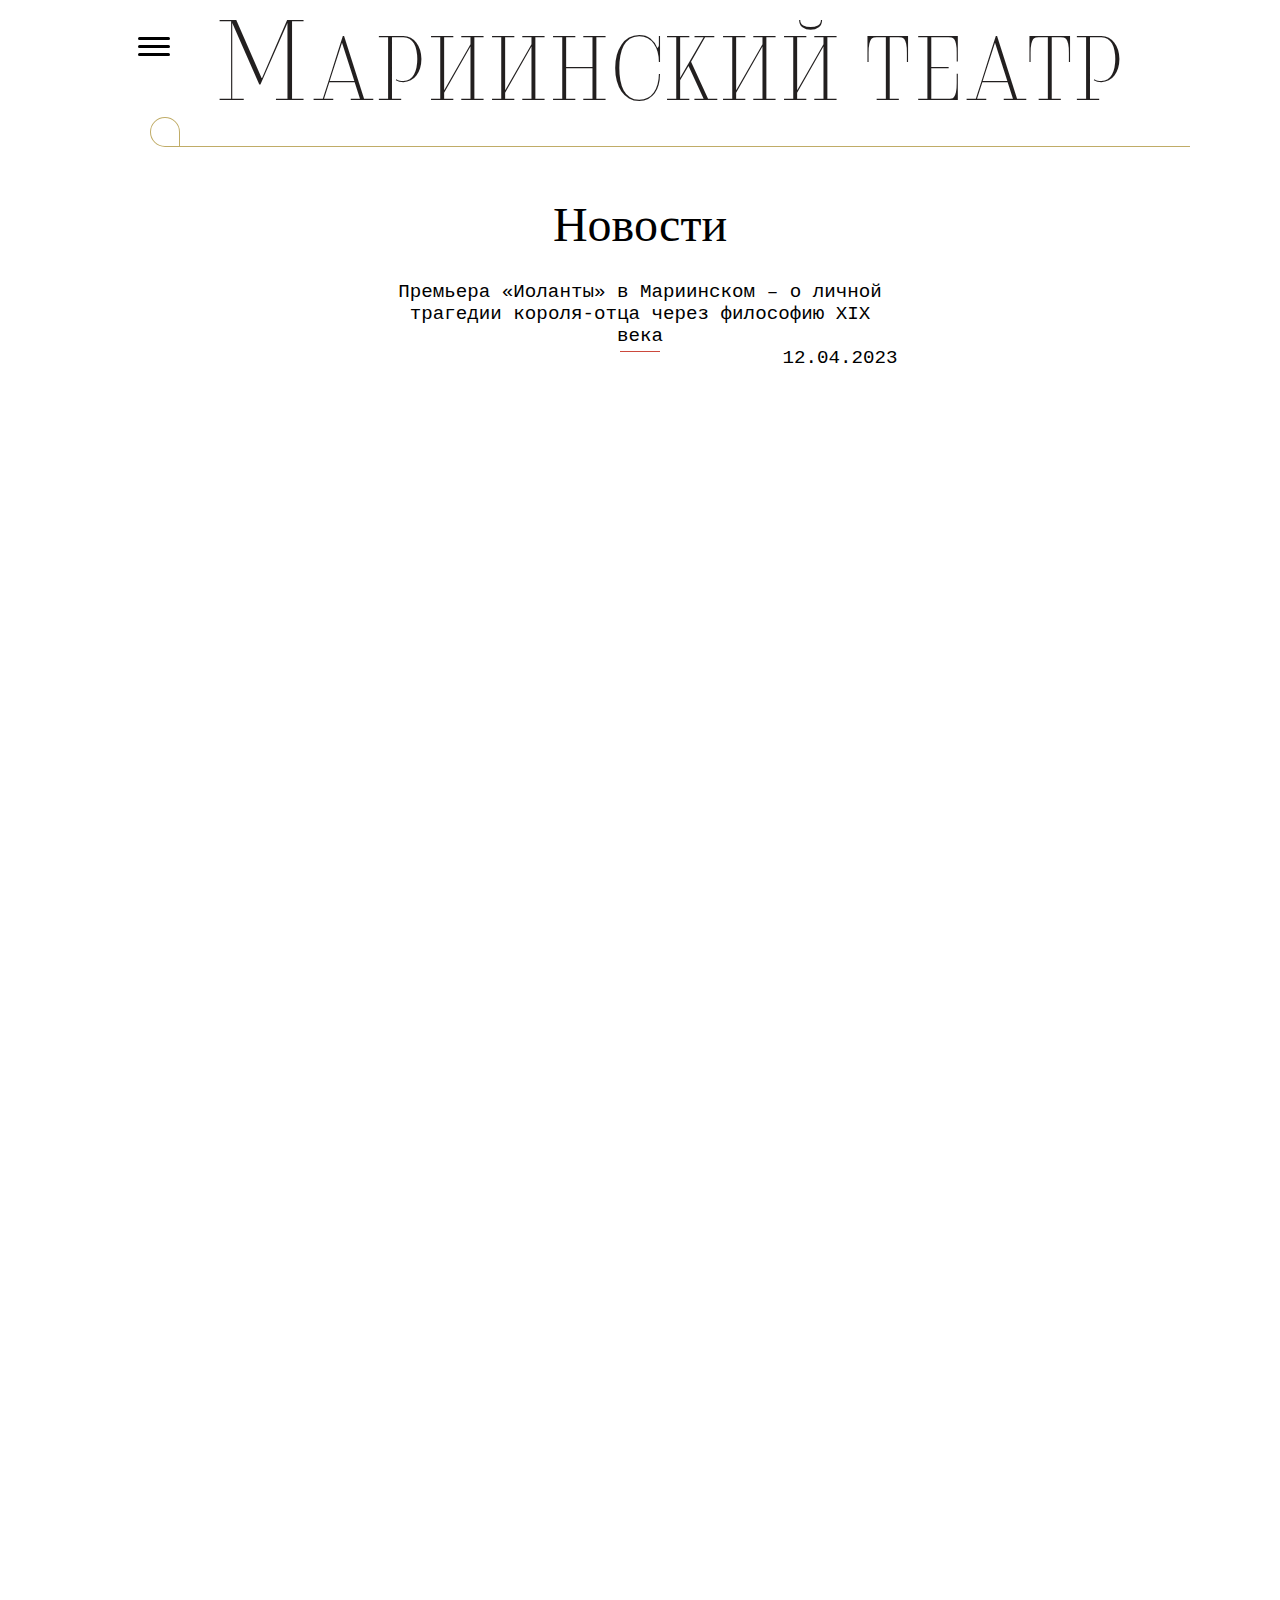
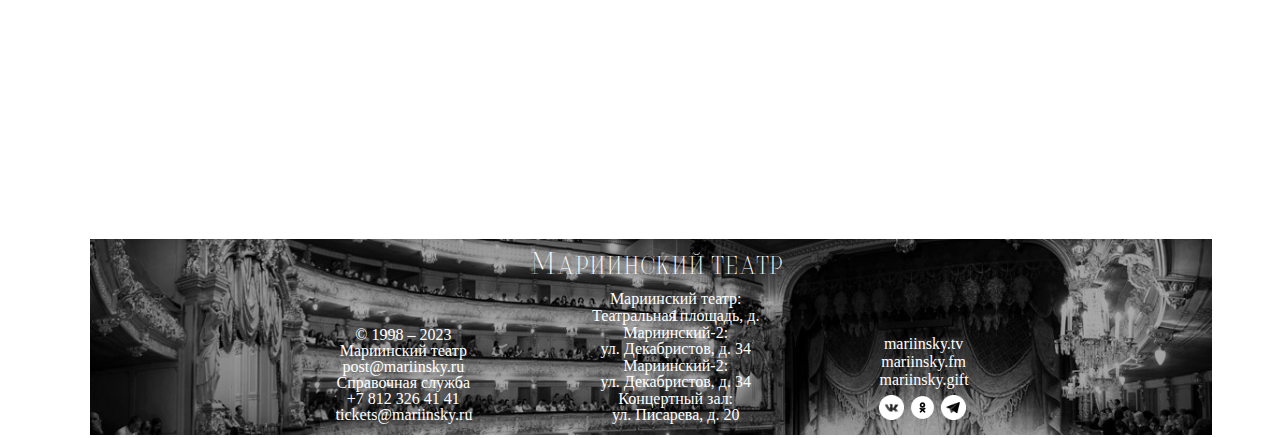
<file: newsblock2.html>
<!DOCTYPE html>
<html lang="en">

<head>
  <meta charset="UTF-8" />
  <title>Премьера «Иоланты» в Мариинском</title>
  <link rel="stylesheet" href="css\news1.css" />
  <link rel="stylesheet" href="css/mainstyle.css">
  <link href="fonts/fonts.css" rel="stylesheet" type="text/css" />
  <!--иконка сайта-->
  <link rel="icon" href="images\logo.png" />
  <style>
    @import url(css/small.css) (min-width: 241px) and (max-width: 1284px);
  </style>
</head>

<body>
  <header>
    <!--бургер-->
    <div class="burger">
      <input id="toggle" type="checkbox" />
      <label class="burgerlabel" for="toggle">
        <span class="burgerspan"></span>
      </label>
      <ul class="burgerbox">
        <li>
          <a class="item itemtop" href="index.html">Мариинский театр</a>
        </li>
        <li><a class="item" href="visittheatre.html">Визит в театр</a></li>
        <li><a class="item" href="truppa.html">Труппа</a></li>
        <li><a class="item" href="about.html">О театре</a></li>
        <li><a class="item" href="news.html">Новости</a></li>
        <!--соцсети-->
        <div class="contact">
          <a href="https://vk.com/mariinskytheatre"><img src="images\vklogo.png" class="logo" id="vklogo" /></a>
          <a href="https://ok.ru/mariinsky"><img src="images\tglogo.png" class="logo" id="tglogo" /></a>
          <a href="https://t.me/mariinsky"><img src="images\oklogo.png" class="logo" id="oklogo" /></a>
        </div>
      </ul>
    </div>
    <!--горизонтальное меню навигации-->
    <nav class="nav">
      <ul>
        <li>
          <a href="visittheatre.html" class="theatreitem">Визит в театр</a>
        </li>
        <li><a href="truppa.html" class="theatreitem">Труппа</a></li>
        <li class="theatrename">
          <a href="index.html" class="theatre">Мариинский театр</a>
        </li>
        <li><a href="about.html" class="theatreitem">О театре</a></li>
        <li><a href="news.html" class="theatreitem">Новости</a></li>
      </ul>
    </nav>
  </header>

  <section>
    <div class="namestr element-animation">Новости</div>

    <div class="littlenamestr element-animation">
      <div>
        Премьера «Иоланты» в Мариинском – о личной трагедии короля-отца через
        философию XIX века
      </div>
      <div class="date">12.04.2023</div>
    </div>
    <div class="text element-animation">
      <figure>
        <img class="newsBlockImg" src="images/news2.png" alt="" />
      </figure>
      <div>
        В апреле историческую сцену Мариинского театра украсит премьера нового
        спектакля – одноактной оперы Чайковского «Иоланта». Премьерные показы
        пройдут 15 (17:00), 16 (15:00 и 19:00) и 30 апреля (12:00, 16:00 и
        20:00). Также постановку можно будет увидеть в мае. 15 апреля премьера
        пройдет под управлением Валерия Гергиева.
      </div>
      <div>
        «О, я напишу такую оперу, что все плакать будут», – говорил композитор
        брату Модесту в 1891 году, а уже в декабре 1892-го на сцене
        Мариинского театра состоялась мировая премьера сочинения. За два года
        до смерти Чайковскому удалось создать светлую и жизнеутверждающую
        оперу об исцелении слепой дочери короля. Лиричная музыка, трогательный
        сюжет и счастливый финал делают «Иоланту» настоящей сказкой для
        взрослых, которые не утратили веру в чудо. Именно от идеи философской
        сказки, положенной на безмятежную музыку композитора, отталкивались
        режиссер Анна Шишкина и художник Петр Окунев при подготовке спектакля
        о всепобеждающей силе любви. Однако нашлось в нем место и глубокой
        драме – но не Иоланты, а ее отца.
      </div>
      <div>
        В основу версии Анны Шишкиной легла оригинальная пьеса Германа Герца
        «Дочь короля Рене», сюжет которой и вдохновил Чайковского на создание
        оперы. «Я всегда чувствовала, что слепота – это не ее проблема, это
        скорее трагедия ее отца, – говорит режиссер. – После более близкого
        знакомства с книгой мне показалось важным выдвинуть на первый план
        рану короля Рене. Это его трагедия, это его слепота, это его недоверие
        к жизни. Он хочет саму жизнь спрятать в темном мире».
      </div>
      <div>
        В новом спектакле также можно найти следы философских трудов, которыми
        увлекался Чайковский, и восточных теорий, модных в то время. «Движение
        нашей души к свету и невозможность запереть ее внутри себя составляют
        содержание, структурируют эту оперу, – отмечает режиссер. – Мне
        хочется, чтобы солисты, которые исполняют партию короля Рене, не
        прятались за его положением, а создавали трагичный образ. Недостаточно
        просто вынести себя как персону, они должны быть открыты так, чтобы
        боль семейной раны чувствовалась в каждом слове». Эту партию к
        премьерным показам готовят Владимир Ванеев, Мирослав Молчанов, Глеб
        Перязев, Михаил Петренко, Станислав Трофимов и др. Партию Иоланты –
        Диана Казанлиева, Инара Козловская, Ольга Маслова, Наталья Павлова,
        Екатерина Савинкова и др. Имена всех артистов, готовящих партии, можно
        увидеть на
        <a href="https://www.mariinsky.ru/playbill/playbill/2023/4/15/1_1700/">сайте театра.</a>
      </div>
    </div>
  </section>

  <footer class="foot">
    <div class="theatrefooter">Мариинский театр</div>
    <div class="footcontact">
      <p>© 1998 – 2023</p>
      <p>Мариинский театр</p>
      <p>post@mariinsky.ru</p>
      <p>Справочная служба</p>
      <p>+7 812 326 41 41</p>
      <p>tickets@mariinsky.ru</p>
    </div>
    <div class="places">
      <p>Мариинский театр:</p>
      <p>Театральная площадь, д. 1</p>
      <p>Мариинский-2:</p>
      <p>ул. Декабристов, д. 34</p>
      <p>Мариинский-2:</p>
      <p>ул. Декабристов, д. 34</p>
      <p>Концертный зал:</p>
      <p>ул. Писарева, д. 20</p>
    </div>
    <div class="morelinks">
      <a href="https://mariinsky.tv/" class="afoot">mariinsky.tv</a>
      <a href="https://www.mariinsky.ru/fm/" class="afoot">mariinsky.fm</a>
      <a href="https://www.mariinsky.ru/links/2/" class="afoot">mariinsky.gift</a>
      <a href="https://vk.com/mariinskytheatre"><img src="images\vklogo.png" /></a>
      <a href="https://ok.ru/mariinsky"><img src="images\oklogo.png" /></a>
      <a href="https://t.me/mariinsky"><img src="images\tglogo.png" /></a>
    </div>
  </footer>
  <script type="text/javascript" src="script\main.js"></script>
  <script type="text/javascript" src="script\secondvar.js"></script>
</body>

</html>
</file>
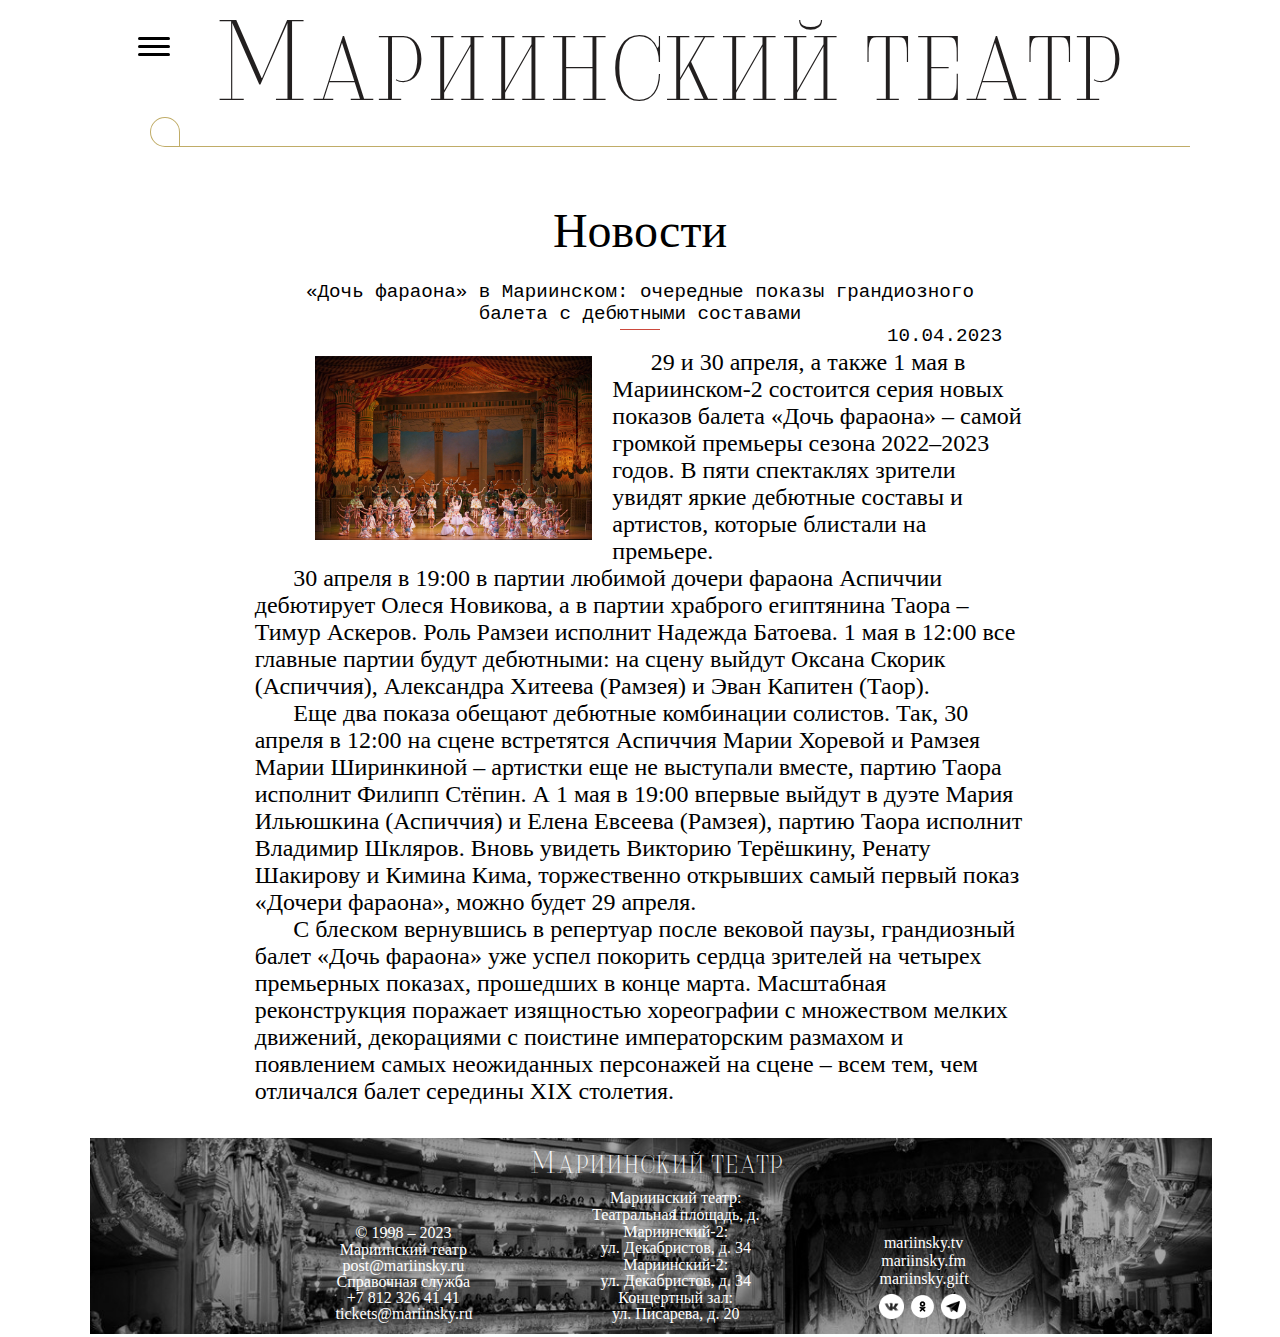
<file: newsblock3.html>
<!DOCTYPE html>
<html lang="en">

<head>
  <meta charset="UTF-8" />
  <title>«Дочь фараона» в Мариинском</title>
  <link rel="stylesheet" href="css\news1.css" />
  <link href="fonts/fonts.css" rel="stylesheet" type="text/css" />
  <!--иконка сайта-->
  <link rel="icon" href="images\logo.png" />
  <style>
    @import url(css/small.css) (min-width: 241px) and (max-width: 1284px);
  </style>
</head>

<body>
  <header>
    <!--бургер-->
    <div class="burger">
      <input id="toggle" type="checkbox" />
      <label class="burgerlabel" for="toggle">
        <span class="burgerspan"></span>
      </label>
      <ul class="burgerbox">
        <li>
          <a class="item itemtop" href="index.html">Мариинский театр</a>
        </li>
        <li><a class="item" href="visittheatre.html">Визит в театр</a></li>
        <li><a class="item" href="truppa.html">Труппа</a></li>
        <li><a class="item" href="about.html">О театре</a></li>
        <li><a class="item" href="news.html">Новости</a></li>
        <!--соцсети-->
        <div class="contact">
          <a href="https://vk.com/mariinskytheatre"><img src="images\vklogo.png" class="logo" id="vklogo" /></a>
          <a href="https://ok.ru/mariinsky"><img src="images\tglogo.png" class="logo" id="tglogo" /></a>
          <a href="https://t.me/mariinsky"><img src="images\oklogo.png" class="logo" id="oklogo" /></a>
        </div>
      </ul>
    </div>
    <!--горизонтальное меню навигации-->
    <nav class="nav">
      <ul>
        <li>
          <a href="visittheatre.html" class="theatreitem">Визит в театр</a>
        </li>
        <li><a href="truppa.html" class="theatreitem">Труппа</a></li>
        <li class="theatrename">
          <a href="index.html" class="theatre">Мариинский театр</a>
        </li>
        <li><a href="about.html" class="theatreitem">О театре</a></li>
        <li><a href="news.html" class="theatreitem">Новости</a></li>
      </ul>
    </nav>
  </header>

  <section>
    <div class="namestr element-animation">Новости</div>

    <div class="littlenamestr element-animation">
      <div>
        «Дочь фараона» в Мариинском: очередные показы грандиозного балета с
        дебютными составами
      </div>
      <div class="date">10.04.2023</div>
    </div>
    <div class="text element-animation">
      <figure>
        <img class="newsBlockImg" src="images/news3.jpg" alt="" />
      </figure>
      <div>
        29 и 30 апреля, а также 1 мая в Мариинском-2 состоится серия новых
        показов балета «Дочь фараона» – самой громкой премьеры сезона
        2022–2023 годов. В пяти спектаклях зрители увидят яркие дебютные
        составы и артистов, которые блистали на премьере.
      </div>
      <div>
        30 апреля в 19:00 в партии любимой дочери фараона Аспиччии дебютирует
        Олеся Новикова, а в партии храброго египтянина Таора – Тимур Аскеров.
        Роль Рамзеи исполнит Надежда Батоева. 1 мая в 12:00 все главные партии
        будут дебютными: на сцену выйдут Оксана Скорик (Аспиччия), Александра
        Хитеева (Рамзея) и Эван Капитен (Таор).
      </div>
      <div>
        Еще два показа обещают дебютные комбинации солистов. Так, 30 апреля в
        12:00 на сцене встретятся Аспиччия Марии Хоревой и Рамзея Марии
        Ширинкиной – артистки еще не выступали вместе, партию Таора исполнит
        Филипп Стёпин. А 1 мая в 19:00 впервые выйдут в дуэте Мария Ильюшкина
        (Аспиччия) и Елена Евсеева (Рамзея), партию Таора исполнит Владимир
        Шкляров. Вновь увидеть Викторию Терёшкину, Ренату Шакирову и Кимина
        Кима, торжественно открывших самый первый показ «Дочери фараона»,
        можно будет 29 апреля.
      </div>
      <div>
        С блеском вернувшись в репертуар после вековой паузы, грандиозный
        балет «Дочь фараона» уже успел покорить сердца зрителей на четырех
        премьерных показах, прошедших в конце марта. Масштабная реконструкция
        поражает изящностью хореографии с множеством мелких движений,
        декорациями с поистине императорским размахом и появлением самых
        неожиданных персонажей на сцене – всем тем, чем отличался балет
        середины XIX столетия.
      </div>
    </div>
  </section>

  <footer class="foot">
    <div class="theatrefooter">Мариинский театр</div>
    <div class="footcontact">
      <p>© 1998 – 2023</p>
      <p>Мариинский театр</p>
      <p>post@mariinsky.ru</p>
      <p>Справочная служба</p>
      <p>+7 812 326 41 41</p>
      <p>tickets@mariinsky.ru</p>
    </div>
    <div class="places">
      <p>Мариинский театр:</p>
      <p>Театральная площадь, д. 1</p>
      <p>Мариинский-2:</p>
      <p>ул. Декабристов, д. 34</p>
      <p>Мариинский-2:</p>
      <p>ул. Декабристов, д. 34</p>
      <p>Концертный зал:</p>
      <p>ул. Писарева, д. 20</p>
    </div>
    <div class="morelinks">
      <a href="https://mariinsky.tv/" class="afoot">mariinsky.tv</a>
      <a href="https://www.mariinsky.ru/fm/" class="afoot">mariinsky.fm</a>
      <a href="https://www.mariinsky.ru/links/2/" class="afoot">mariinsky.gift</a>
      <a href="https://vk.com/mariinskytheatre"><img src="images\vklogo.png" /></a>
      <a href="https://ok.ru/mariinsky"><img src="images\oklogo.png" /></a>
      <a href="https://t.me/mariinsky"><img src="images\tglogo.png" /></a>
    </div>
  </footer>
  <script type="text/javascript" src="script\main.js"></script>
  <script type="text/javascript" src="script\secondvar.js"></script>
</body>

</html>
</file>
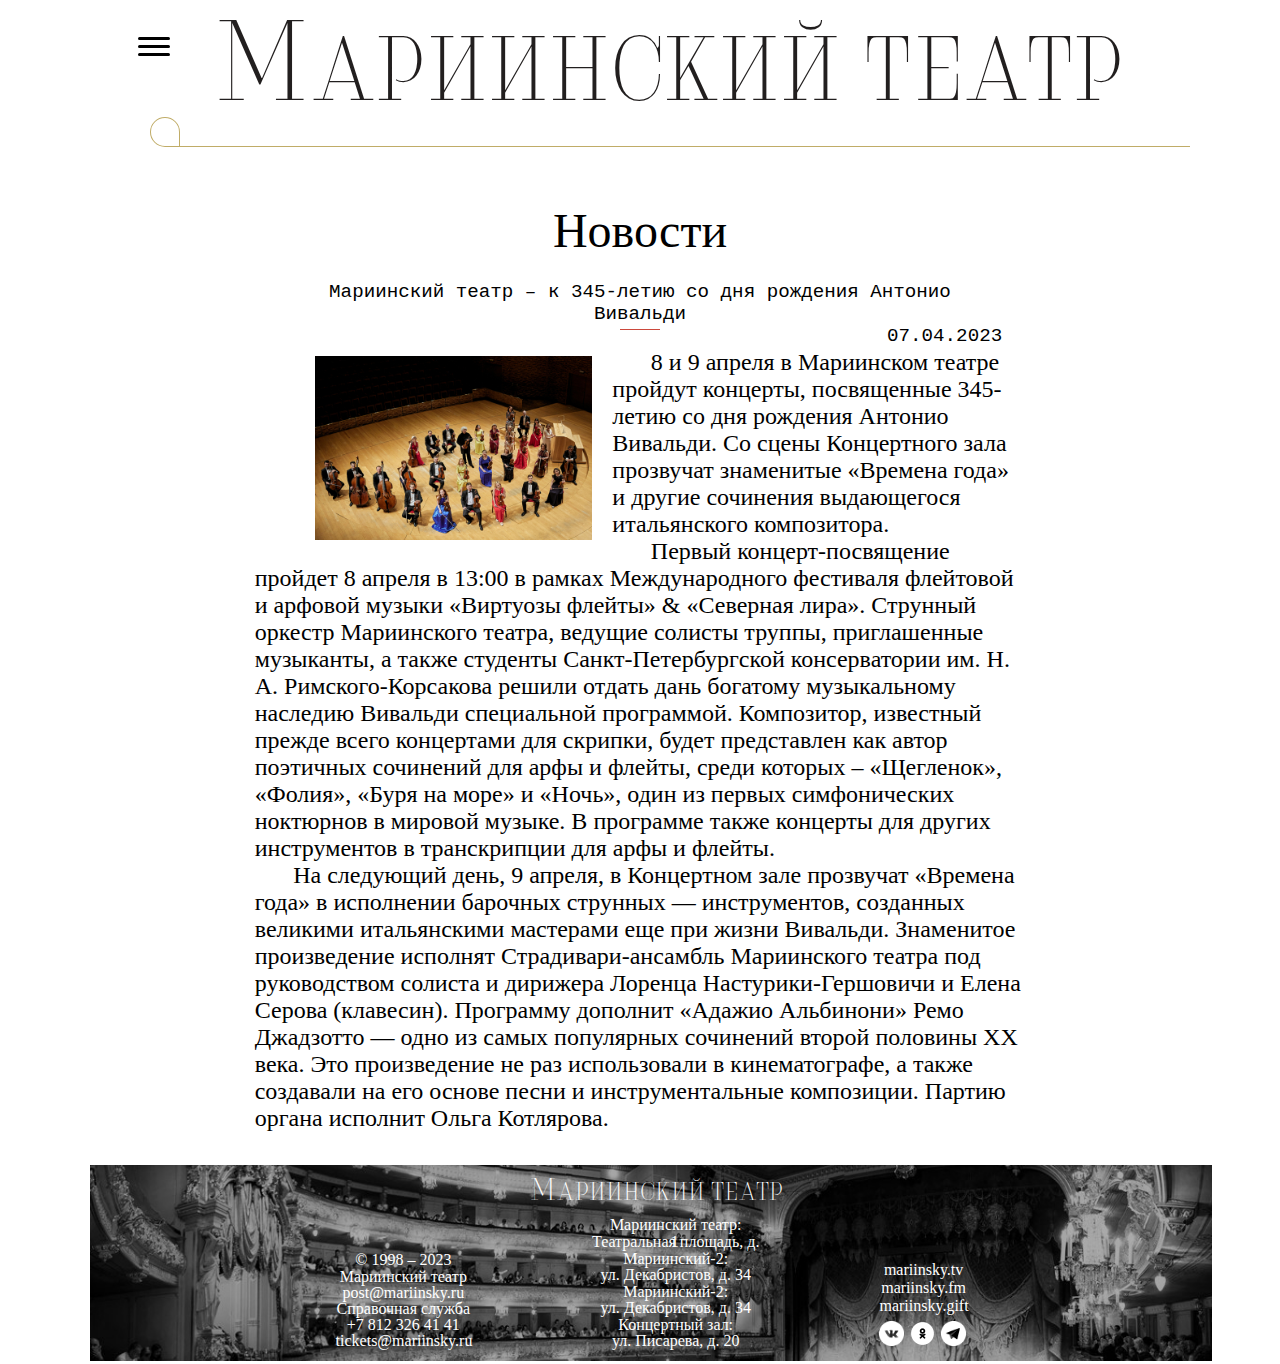
<file: newsblock4.html>
<!DOCTYPE html>
<html lang="en">
  <head>
    <meta charset="UTF-8" />
    <title>345-летие со дня рождения Антонио Вивальди.</title>
    <link rel="stylesheet" href="css\news1.css" />
    <link href="fonts/fonts.css" rel="stylesheet" type="text/css" />
    <!--иконка сайта-->
    <link rel="icon" href="images\logo.png" />
    <style>
      @import url(css/small.css) (min-width: 241px) and (max-width: 1284px);
    </style>
  </head>
  <body>
    <header>
      <!--бургер-->
      <div class="burger">
        <input id="toggle" type="checkbox" />
        <label class="burgerlabel" for="toggle">
          <span class="burgerspan"></span>
        </label>
        <ul class="burgerbox">
          <li>
            <a class="item itemtop" href="index.html">Мариинский театр</a>
          </li>
          <li><a class="item" href="visittheatre.html">Визит в театр</a></li>
          <li><a class="item" href="truppa.html">Труппа</a></li>
          <li><a class="item" href="about.html">О театре</a></li>
          <li><a class="item" href="news.html">Новости</a></li>
          <!--соцсети-->
          <div class="contact">
            <a href="https://vk.com/mariinskytheatre"
              ><img src="images\vklogo.png" class="logo" id="vklogo"
            /></a>
            <a href="https://ok.ru/mariinsky"
              ><img src="images\tglogo.png" class="logo" id="tglogo"
            /></a>
            <a href="https://t.me/mariinsky"
              ><img src="images\oklogo.png" class="logo" id="oklogo"
            /></a>
          </div>
        </ul>
      </div>
      <!--горизонтальное меню навигации-->
      <nav class="nav">
        <ul>
          <li>
            <a href="visittheatre.html" class="theatreitem">Визит в театр</a>
          </li>
          <li><a href="truppa.html" class="theatreitem">Труппа</a></li>
          <li class="theatrename">
            <a href="index.html" class="theatre">Мариинский театр</a>
          </li>
          <li><a href="about.html" class="theatreitem">О театре</a></li>
          <li><a href="news.html" class="theatreitem">Новости</a></li>
        </ul>
      </nav>
    </header>

    <section>
      <div class="namestr element-animation">Новости</div>
      <div class="littlenamestr element-animation">
        <div>
          Мариинский театр – к 345-летию со дня рождения Антонио Вивальди
        </div>
        <div class="date">07.04.2023</div>
      </div>
      <div class="text element-animation">
        <figure>
          <img class="newsBlockImg" src="images/news4.jpg" alt="" />
        </figure>
        <div>
          8 и 9 апреля в Мариинском театре пройдут концерты, посвященные
          345-летию со дня рождения Антонио Вивальди. Со сцены Концертного зала
          прозвучат знаменитые «Времена года» и другие сочинения выдающегося
          итальянского композитора.
        </div>
        <div>
          Первый концерт-посвящение пройдет 8 апреля в 13:00 в рамках
          Международного фестиваля флейтовой и арфовой музыки «Виртуозы флейты»
          & «Северная лира». Струнный оркестр Мариинского театра, ведущие
          солисты труппы, приглашенные музыканты, а также студенты
          Санкт-Петербургской консерватории им. Н. А. Римского-Корсакова решили
          отдать дань богатому музыкальному наследию Вивальди специальной
          программой. Композитор, известный прежде всего концертами для скрипки,
          будет представлен как автор поэтичных сочинений для арфы и флейты,
          среди которых – «Щегленок», «Фолия», «Буря на море» и «Ночь», один из
          первых симфонических ноктюрнов в мировой музыке. В программе также
          концерты для других инструментов в транскрипции для арфы и флейты.
        </div>
        <div>
          На следующий день, 9 апреля, в Концертном зале прозвучат «Времена
          года» в исполнении барочных струнных — инструментов, созданных
          великими итальянскими мастерами еще при жизни Вивальди. Знаменитое
          произведение исполнят Страдивари-ансамбль Мариинского театра под
          руководством солиста и дирижера Лоренца Настурики-Гершовичи и Елена
          Серова (клавесин). Программу дополнит «Адажио Альбинони» Ремо
          Джадзотто — одно из самых популярных сочинений второй половины XX
          века. Это произведение не раз использовали в кинематографе, а также
          создавали на его основе песни и инструментальные композиции. Партию
          органа исполнит Ольга Котлярова.
        </div>
      </div>
    </section>

    <footer class="foot">
      <div class="theatrefooter">Мариинский театр</div>
      <div class="footcontact">
        <p>© 1998 – 2023</p>
        <p>Мариинский театр</p>
        <p>post@mariinsky.ru</p>
        <p>Справочная служба</p>
        <p>+7 812 326 41 41</p>
        <p>tickets@mariinsky.ru</p>
      </div>
      <div class="places">
        <p>Мариинский театр:</p>
        <p>Театральная площадь, д. 1</p>
        <p>Мариинский-2:</p>
        <p>ул. Декабристов, д. 34</p>
        <p>Мариинский-2:</p>
        <p>ул. Декабристов, д. 34</p>
        <p>Концертный зал:</p>
        <p>ул. Писарева, д. 20</p>
      </div>
      <div class="morelinks">
        <a href="https://mariinsky.tv/" class="afoot">mariinsky.tv</a>
        <a href="https://www.mariinsky.ru/fm/" class="afoot">mariinsky.fm</a>
        <a href="https://www.mariinsky.ru/links/2/" class="afoot"
          >mariinsky.gift</a
        >
        <a href="https://vk.com/mariinskytheatre"
          ><img src="images\vklogo.png"
        /></a>
        <a href="https://ok.ru/mariinsky"><img src="images\oklogo.png" /></a>
        <a href="https://t.me/mariinsky"><img src="images\tglogo.png" /></a>
      </div>
    </footer>
    <script type="text/javascript" src="script\main.js"></script>
    <script type="text/javascript" src="script\secondvar.js"></script>
  </body>
</html>
</file>
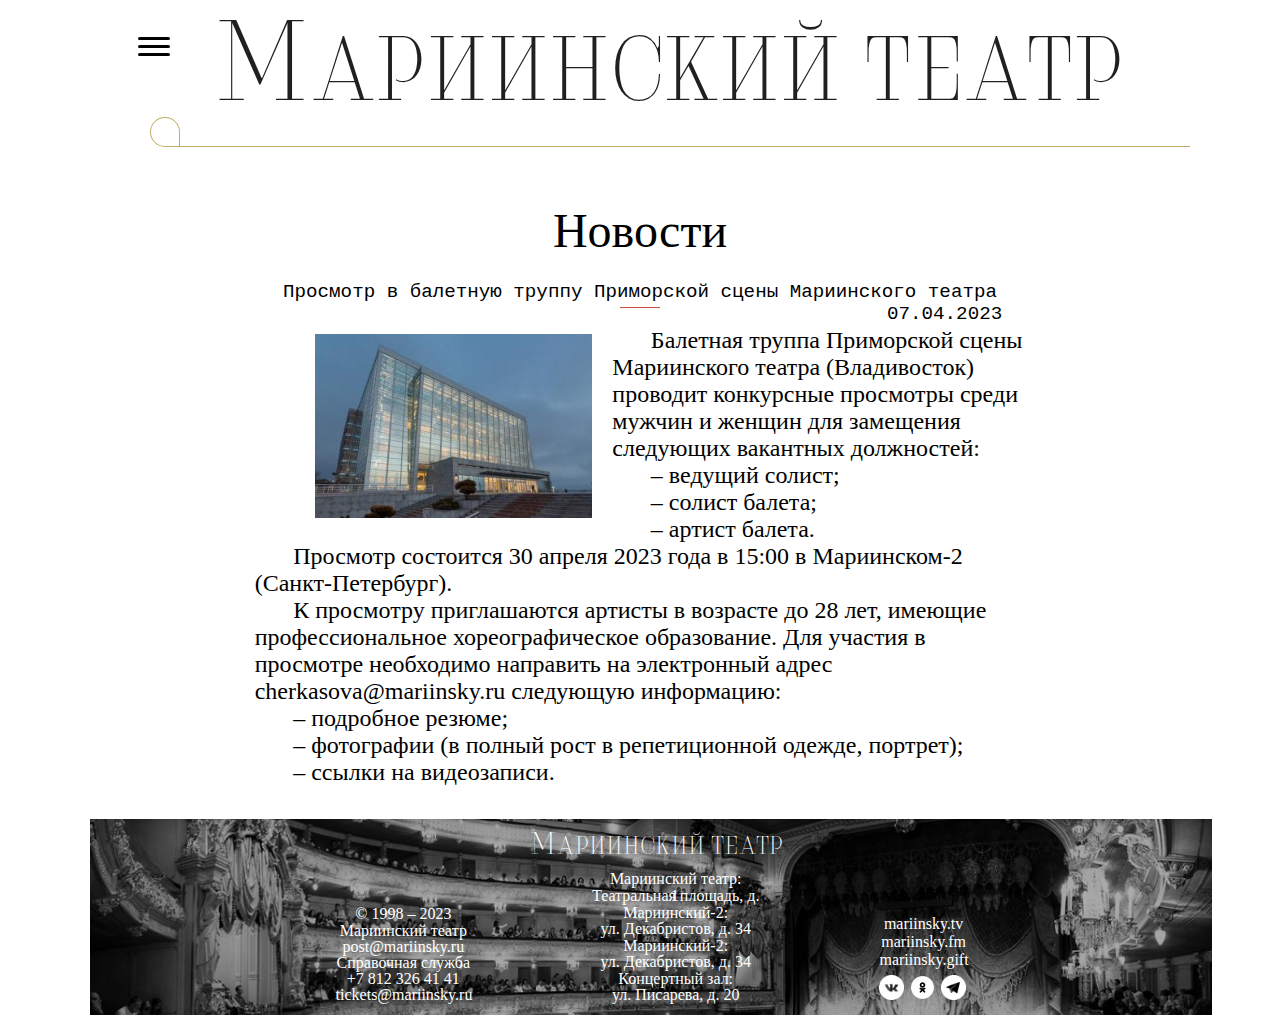
<file: newsblock5.html>
<!DOCTYPE html>
<html lang="en">

<head>
  <meta charset="UTF-8" />
  <title>
    Просмотр в балетную труппу Приморской сцены Мариинского театра
  </title>
  <link rel="stylesheet" href="css\news1.css" />
  <link href="fonts/fonts.css" rel="stylesheet" type="text/css" />
  <!--иконка сайта-->
  <link rel="icon" href="images\logo.png" />
  <style>
    @import url(css/small.css) (min-width: 241px) and (max-width: 1284px);
  </style>
</head>

<body>
  <header>
    <!--бургер-->
    <div class="burger">
      <input id="toggle" type="checkbox" />
      <label class="burgerlabel" for="toggle">
        <span class="burgerspan"></span>
      </label>
      <ul class="burgerbox">
        <li>
          <a class="item itemtop" href="index.html">Мариинский театр</a>
        </li>
        <li><a class="item" href="visittheatre.html">Визит в театр</a></li>
        <li><a class="item" href="truppa.html">Труппа</a></li>
        <li><a class="item" href="about.html">О театре</a></li>
        <li><a class="item" href="news.html">Новости</a></li>
        <!--соцсети-->
        <div class="contact">
          <a href="https://vk.com/mariinskytheatre"><img src="images\vklogo.png" class="logo" id="vklogo" /></a>
          <a href="https://ok.ru/mariinsky"><img src="images\tglogo.png" class="logo" id="tglogo" /></a>
          <a href="https://t.me/mariinsky"><img src="images\oklogo.png" class="logo" id="oklogo" /></a>
        </div>
      </ul>
    </div>
    <!--горизонтальное меню навигации-->
    <nav class="nav">
      <ul>
        <li>
          <a href="visittheatre.html" class="theatreitem">Визит в театр</a>
        </li>
        <li><a href="truppa.html" class="theatreitem">Труппа</a></li>
        <li class="theatrename">
          <a href="index.html" class="theatre">Мариинский театр</a>
        </li>
        <li><a href="about.html" class="theatreitem">О театре</a></li>
        <li><a href="news.html" class="theatreitem">Новости</a></li>
      </ul>
    </nav>
  </header>

  <section>
    <div class="namestr element-animation">Новости</div>

    <div class="littlenamestr element-animation">
      <div>
        Просмотр в балетную труппу Приморской сцены Мариинского театра
      </div>
      <div class="date">07.04.2023</div>
    </div>
    <div class="text element-animation">
      <figure>
        <img class="newsBlockImg" src="images/news5.jpg" alt="" />
      </figure>
      <div>
        Балетная труппа Приморской сцены Мариинского театра (Владивосток)
        проводит конкурсные просмотры среди мужчин и женщин для замещения
        следующих вакантных должностей:
      </div>
      <div>– ведущий солист;</div>
      <div>– солист балета;</div>
      <div>– артист балета.</div>
      <div>
        Просмотр состоится 30 апреля 2023 года в 15:00 в Мариинском-2
        (Санкт-Петербург).
      </div>
      <div>
        К просмотру приглашаются артисты в возрасте до 28 лет, имеющие
        профессиональное хореографическое образование. Для участия в просмотре
        необходимо направить на электронный адрес cherkasova@mariinsky.ru
        следующую информацию:
      </div>
      <div>– подробное резюме;</div>
      <div>– фотографии (в полный рост в репетиционной одежде, портрет);</div>
      <div>– ссылки на видеозаписи.</div>
    </div>
  </section>

  <footer class="foot">
    <div class="theatrefooter">Мариинский театр</div>
    <div class="footcontact">
      <p>© 1998 – 2023</p>
      <p>Мариинский театр</p>
      <p>post@mariinsky.ru</p>
      <p>Справочная служба</p>
      <p>+7 812 326 41 41</p>
      <p>tickets@mariinsky.ru</p>
    </div>
    <div class="places">
      <p>Мариинский театр:</p>
      <p>Театральная площадь, д. 1</p>
      <p>Мариинский-2:</p>
      <p>ул. Декабристов, д. 34</p>
      <p>Мариинский-2:</p>
      <p>ул. Декабристов, д. 34</p>
      <p>Концертный зал:</p>
      <p>ул. Писарева, д. 20</p>
    </div>
    <div class="morelinks">
      <a href="https://mariinsky.tv/" class="afoot">mariinsky.tv</a>
      <a href="https://www.mariinsky.ru/fm/" class="afoot">mariinsky.fm</a>
      <a href="https://www.mariinsky.ru/links/2/" class="afoot">mariinsky.gift</a>
      <a href="https://vk.com/mariinskytheatre"><img src="images\vklogo.png" /></a>
      <a href="https://ok.ru/mariinsky"><img src="images\oklogo.png" /></a>
      <a href="https://t.me/mariinsky"><img src="images\tglogo.png" /></a>
    </div>
  </footer>
  <script type="text/javascript" src="script\main.js"></script>
  <script type="text/javascript" src="script\secondvar.js"></script>
</body>

</html>
</file>
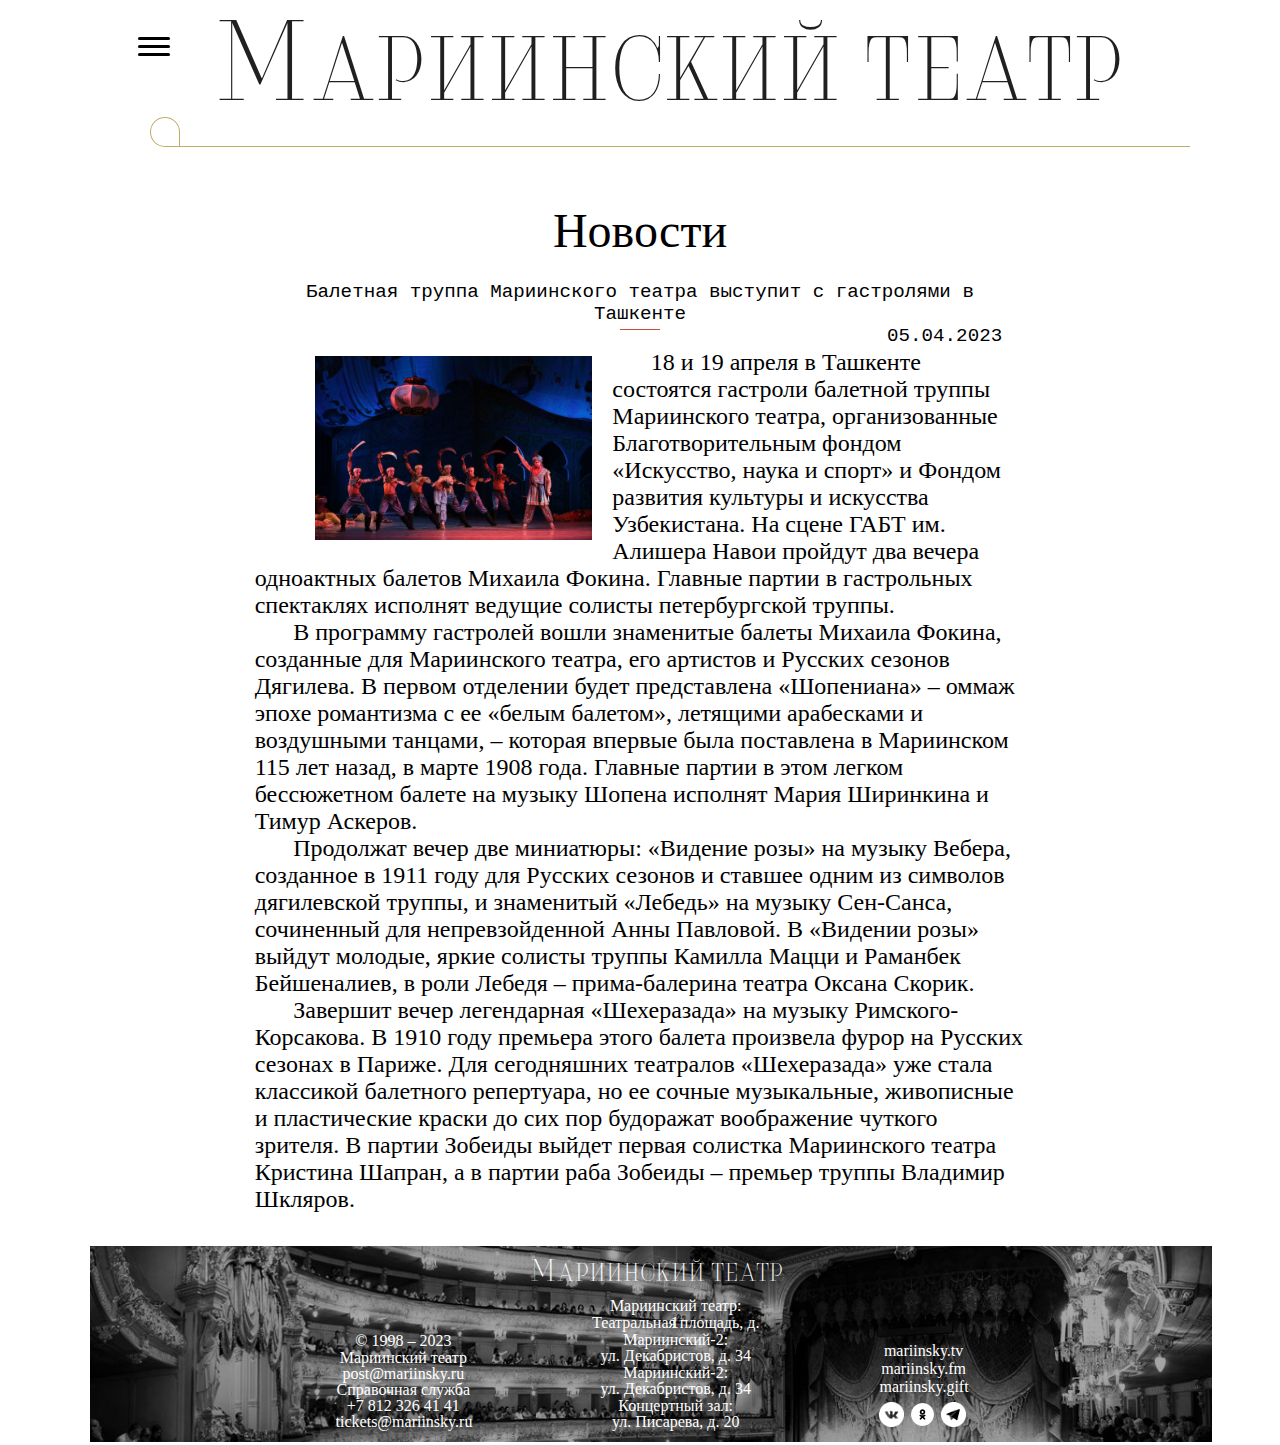
<file: newsblock6.html>
<!DOCTYPE html>
<html lang="en">

<head>
  <meta charset="UTF-8" />
  <title>
    Балетная труппа Мариинского театра выступит с гастролями в Ташкенте
  </title>
  <link rel="stylesheet" href="css\news1.css" />
  <link href="fonts/fonts.css" rel="stylesheet" type="text/css" />
  <!--иконка сайта-->
  <link rel="icon" href="images\logo.png" />
  <style>
    @import url(css/small.css) (min-width: 241px) and (max-width: 1284px);
  </style>
</head>

<body>
  <header>
    <!--бургер-->
    <div class="burger">
      <input id="toggle" type="checkbox" />
      <label class="burgerlabel" for="toggle">
        <span class="burgerspan"></span>
      </label>
      <ul class="burgerbox">
        <li>
          <a class="item itemtop" href="index.html">Мариинский театр</a>
        </li>
        <li><a class="item" href="visittheatre.html">Визит в театр</a></li>
        <li><a class="item" href="truppa.html">Труппа</a></li>
        <li><a class="item" href="about.html">О театре</a></li>
        <li><a class="item" href="news.html">Новости</a></li>
        <!--соцсети-->
        <div class="contact">
          <a href="https://vk.com/mariinskytheatre"><img src="images\vklogo.png" class="logo" id="vklogo" /></a>
          <a href="https://ok.ru/mariinsky"><img src="images\tglogo.png" class="logo" id="tglogo" /></a>
          <a href="https://t.me/mariinsky"><img src="images\oklogo.png" class="logo" id="oklogo" /></a>
        </div>
      </ul>
    </div>
    <!--горизонтальное меню навигации-->
    <nav class="nav">
      <ul>
        <li>
          <a href="visittheatre.html" class="theatreitem">Визит в театр</a>
        </li>
        <li><a href="truppa.html" class="theatreitem">Труппа</a></li>
        <li class="theatrename">
          <a href="index.html" class="theatre">Мариинский театр</a>
        </li>
        <li><a href="about.html" class="theatreitem">О театре</a></li>
        <li><a href="news.html" class="theatreitem">Новости</a></li>
      </ul>
    </nav>
  </header>

  <section>
    <div class="namestr element-animation">Новости</div>

    <div class="littlenamestr element-animation">
      <div>
        Балетная труппа Мариинского театра выступит с гастролями в Ташкенте
      </div>
      <div class="date">05.04.2023</div>
    </div>
    <div class="text element-animation">
      <figure>
        <img class="newsBlockImg" src="images/news6.jpg" alt="" />
      </figure>
      <div>
        18 и 19 апреля в Ташкенте состоятся гастроли балетной труппы
        Мариинского театра, организованные Благотворительным фондом
        «Искусство, наука и спорт» и Фондом развития культуры и искусства
        Узбекистана. На сцене ГАБТ им. Алишера Навои пройдут два вечера
        одноактных балетов Михаила Фокина. Главные партии в гастрольных
        спектаклях исполнят ведущие солисты петербургской труппы.
      </div>
      <div>
        В программу гастролей вошли знаменитые балеты Михаила Фокина,
        созданные для Мариинского театра, его артистов и Русских сезонов
        Дягилева. В первом отделении будет представлена «Шопениана» – оммаж
        эпохе романтизма с ее «белым балетом», летящими арабесками и
        воздушными танцами, – которая впервые была поставлена в Мариинском 115
        лет назад, в марте 1908 года. Главные партии в этом легком бессюжетном
        балете на музыку Шопена исполнят Мария Ширинкина и Тимур Аскеров.
      </div>
      <div>
        Продолжат вечер две миниатюры: «Видение розы» на музыку Вебера,
        созданное в 1911 году для Русских сезонов и ставшее одним из символов
        дягилевской труппы, и знаменитый «Лебедь» на музыку Сен-Санса,
        сочиненный для непревзойденной Анны Павловой. В «Видении розы» выйдут
        молодые, яркие солисты труппы Камилла Мацци и Раманбек Бейшеналиев, в
        роли Лебедя – прима-балерина театра Оксана Скорик.
      </div>
      <div>
        Завершит вечер легендарная «Шехеразада» на музыку Римского-Корсакова.
        В 1910 году премьера этого балета произвела фурор на Русских сезонах в
        Париже. Для сегодняшних театралов «Шехеразада» уже стала классикой
        балетного репертуара, но ее сочные музыкальные, живописные и
        пластические краски до сих пор будоражат воображение чуткого зрителя.
        В партии Зобеиды выйдет первая солистка Мариинского театра Кристина
        Шапран, а в партии раба Зобеиды – премьер труппы Владимир Шкляров.
      </div>
    </div>
  </section>

  <footer class="foot">
    <div class="theatrefooter">Мариинский театр</div>
    <div class="footcontact">
      <p>© 1998 – 2023</p>
      <p>Мариинский театр</p>
      <p>post@mariinsky.ru</p>
      <p>Справочная служба</p>
      <p>+7 812 326 41 41</p>
      <p>tickets@mariinsky.ru</p>
    </div>
    <div class="places">
      <p>Мариинский театр:</p>
      <p>Театральная площадь, д. 1</p>
      <p>Мариинский-2:</p>
      <p>ул. Декабристов, д. 34</p>
      <p>Мариинский-2:</p>
      <p>ул. Декабристов, д. 34</p>
      <p>Концертный зал:</p>
      <p>ул. Писарева, д. 20</p>
    </div>
    <div class="morelinks">
      <a href="https://mariinsky.tv/" class="afoot">mariinsky.tv</a>
      <a href="https://www.mariinsky.ru/fm/" class="afoot">mariinsky.fm</a>
      <a href="https://www.mariinsky.ru/links/2/" class="afoot">mariinsky.gift</a>
      <a href="https://vk.com/mariinskytheatre"><img src="images\vklogo.png" /></a>
      <a href="https://ok.ru/mariinsky"><img src="images\oklogo.png" /></a>
      <a href="https://t.me/mariinsky"><img src="images\tglogo.png" /></a>
    </div>
  </footer>
  <script type="text/javascript" src="script\main.js"></script>
  <script type="text/javascript" src="script\secondvar.js"></script>
</body>

</html>
</file>
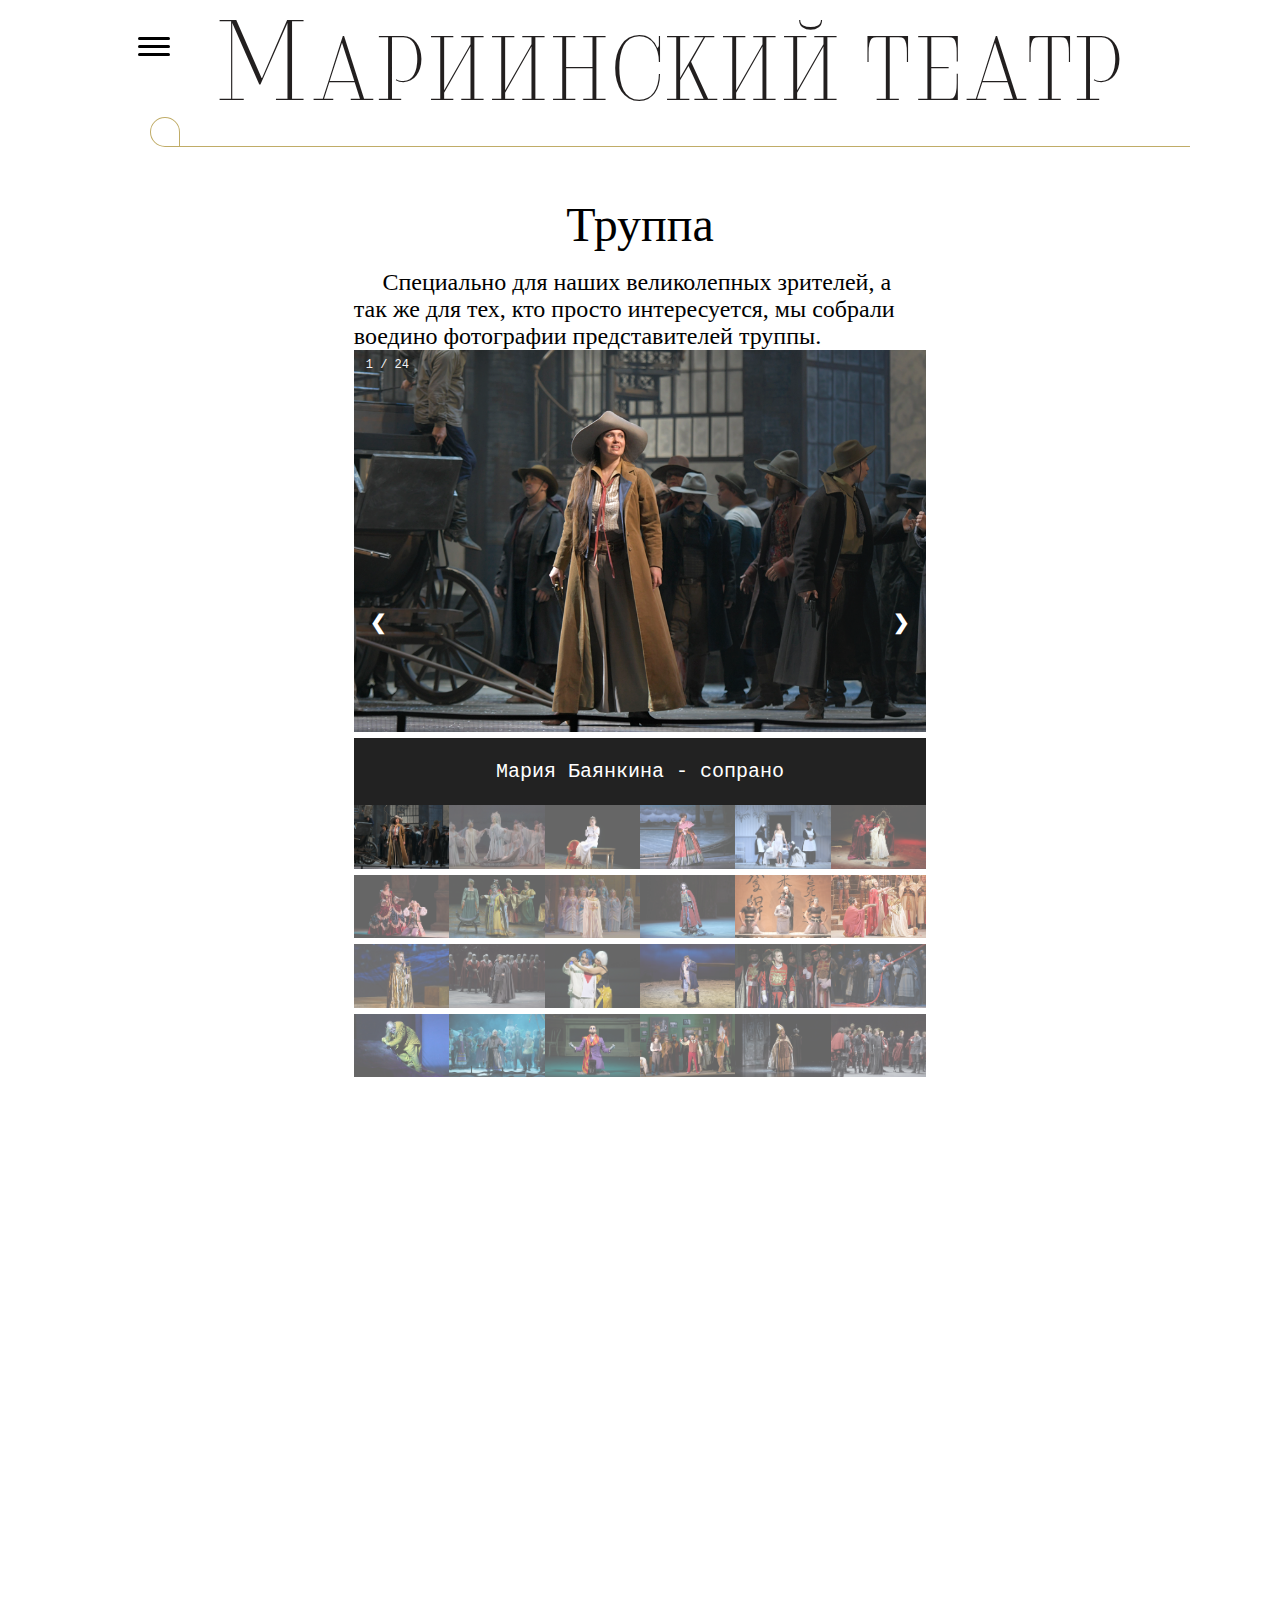
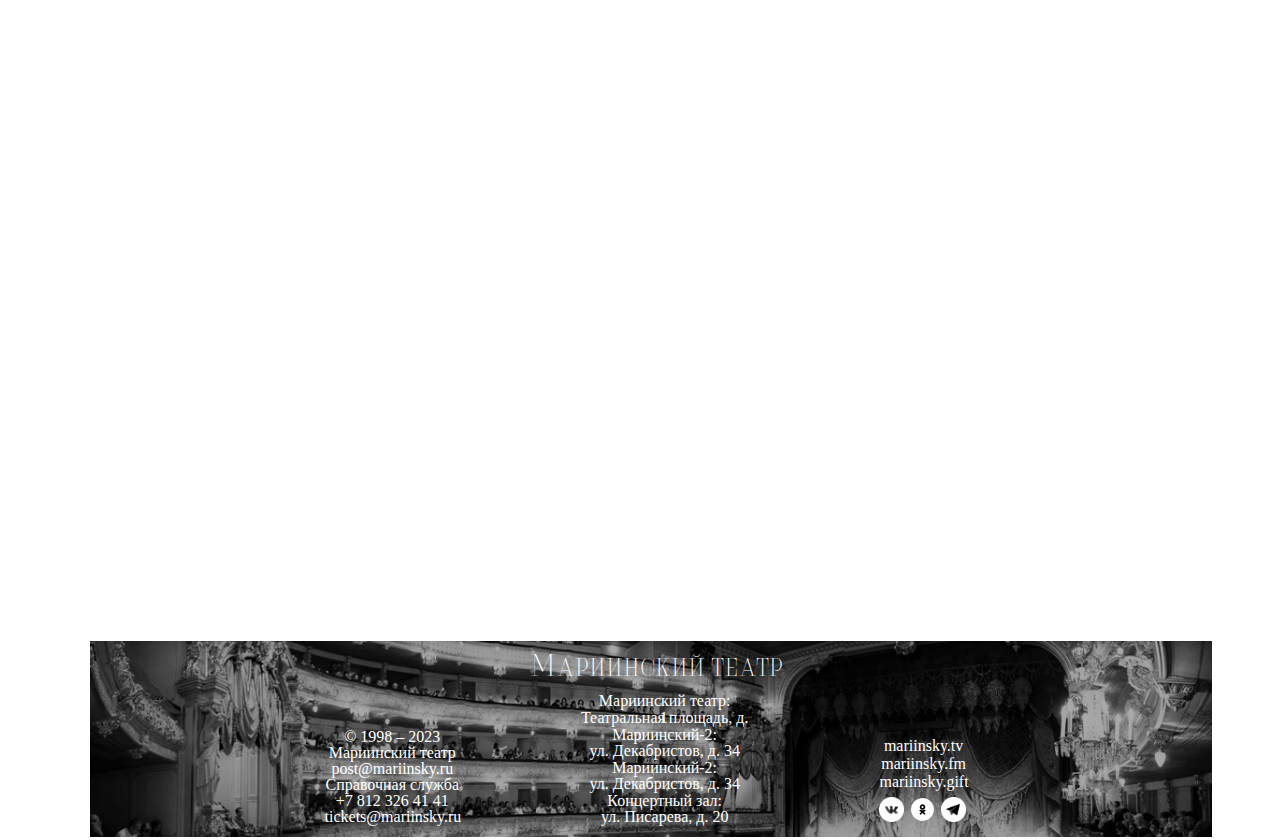
<file: truppa.html>
<!DOCTYPE html>
<html lang="en">

<head>
  <meta charset="UTF-8" />
  <title>Труппа</title>
  <link rel="stylesheet" href="css\truppa.css" />
  <link href="fonts/fonts.css" rel="stylesheet" type="text/css" />
  <link rel="stylesheet" href="css/mainstyle.css">
  <!--иконка сайта-->
  <link rel="icon" href="images\logo.png" />
  <style>
    @import url(css/small.css) (min-width: 241px) and (max-width: 1284px);
  </style>
</head>

<body>
  <header>
    <!--бургер-->
    <div class="burger">
      <input id="toggle" type="checkbox" />
      <label class="burgerlabel" for="toggle">
        <span class="burgerspan"></span>
      </label>
      <ul class="burgerbox">
        <li>
          <a class="item itemtop" href="index.html">Мариинский театр</a>
        </li>
        <li><a class="item" href="visittheatre.html">Визит в театр</a></li>
        <li><a class="item" href="truppa.html">Труппа</a></li>
        <li><a class="item" href="about.html">О театре</a></li>
        <li><a class="item" href="news.html">Новости</a></li>
        <!--соцсети-->
        <div class="contact">
          <a href="https://vk.com/mariinskytheatre"><img src="images\vklogo.png" class="logo" id="vklogo" /></a>
          <a href="https://ok.ru/mariinsky"><img src="images\oklogo.png" class="logo" id="oklogo" /></a>
          <a href="https://t.me/mariinsky"><img src="images\tglogo.png" class="logo" id="tglogo" /></a>
        </div>
      </ul>
    </div>
    <!--горизонтальное меню навигации-->
    <nav class="nav">
      <ul>
        <li>
          <a href="visittheatre.html" class="theatreitem">Визит в театр</a>
        </li>
        <li><a href="truppa.html" class="theatreitem">Труппа</a></li>
        <li class="theatrename">
          <a href="index.html" class="theatre">Мариинский театр</a>
        </li>
        <li><a href="about.html" class="theatreitem">О театре</a></li>
        <li><a href="news.html" class="theatreitem">Новости</a></li>
      </ul>
    </nav>
  </header>

  <button onclick="topFunction()" id="myBtn">
    <div class="up"></div>
  </button>

  <section>
    <div class="namestr element-animation">Труппа</div>
    <div class="text">
      Специально для наших великолепных зрителей, а так же для тех, кто просто
      интересуется, мы собрали воедино фотографии представителей труппы.
    </div>

    <!-- Container for the image gallery -->
    <div class="container element-animation">
      <!-- Full-width images with number text -->
      <div class="mySlides">
        <div class="numbertext">1 / 24</div>
        <img src="images\mariabayankina.png" style="width: 100%" />
      </div>

      <div class="mySlides">
        <div class="numbertext">2 / 24</div>
        <img src="images\janna_dombrovskaya.jpg" style="width: 100%" />
      </div>

      <div class="mySlides">
        <div class="numbertext">3 / 24</div>
        <img src="images\anastasiakalagina.jpg" style="width: 100%" />
      </div>

      <div class="mySlides">
        <div class="numbertext">4 / 24</div>
        <img src="images\violetta.jpg" style="width: 100%" />
      </div>

      <div class="mySlides">
        <div class="numbertext">5 / 24</div>
        <img src="images\gelenagaskarova.jpg" style="width: 100%" />
      </div>

      <div class="mySlides">
        <div class="numbertext">6 / 24</div>
        <img src="images\annadenisova.jpg" style="width: 100%" />
      </div>

      <div class="mySlides">
        <div class="numbertext">7 / 24</div>
        <img src="images\svetlanakarpova.jpg" style="width: 100%" />
      </div>

      <div class="mySlides">
        <div class="numbertext">8 / 24</div>
        <img src="images\olgaborodina.jpg" style="width: 100%" />
      </div>

      <div class="mySlides">
        <div class="numbertext">9 / 24</div>
        <img src="images\zlatabylicheva.jpg" style="width: 100%" />
      </div>

      <div class="mySlides">
        <div class="numbertext">10 / 24</div>
        <img src="images\ekaterinakrapivina.jpg" style="width: 100%" />
      </div>

      <div class="mySlides">
        <div class="numbertext">11 / 24</div>
        <img src="images\elenavitman.jpg" style="width: 100%" />
      </div>

      <div class="mySlides">
        <div class="numbertext">12 / 24</div>
        <img src="images\larisa.jpg" style="width: 100%" />
      </div>

      <div class="mySlides">
        <div class="numbertext">13 / 24</div>
        <img src="images\gamidabdulov.jpg" style="width: 100%" />
      </div>

      <div class="mySlides">
        <div class="numbertext">14 / 24</div>
        <img src="images\ahmedagadi.jpg" style="width: 100%" />
      </div>

      <div class="mySlides">
        <div class="numbertext">15 / 24</div>
        <img src="images\deniszakirov.jpg" style="width: 100%" />
      </div>

      <div class="mySlides">
        <div class="numbertext">16 / 24</div>
        <img src="images\evgenyakimov.jpg" style="width: 100%" />
      </div>

      <div class="mySlides">
        <div class="numbertext">17 / 24</div>
        <img src="images\oleg.jpg" style="width: 100%" />
      </div>

      <div class="mySlides">
        <div class="numbertext">18 / 24</div>
        <img src="images\evgenyahmedov.jpg" style="width: 100%" />
      </div>

      <div class="mySlides">
        <div class="numbertext">19 / 24</div>
        <img src="images\romanbyrdenko.jpg" style="width: 100%" />
      </div>

      <div class="mySlides">
        <div class="numbertext">20 / 24</div>
        <img src="images\alexgerasimov.jpg" style="width: 100%" />
      </div>

      <div class="mySlides">
        <div class="numbertext">21 / 24</div>
        <img src="images\magerramgyseinov.jpg" style="width: 100%" />
      </div>

      <div class="mySlides">
        <div class="numbertext">22 / 24</div>
        <img src="images\iliaabdrazakov.jpg" style="width: 100%" />
      </div>

      <div class="mySlides">
        <div class="numbertext">23 / 24</div>
        <img src="images\iliabannik.jpg" style="width: 100%" />
      </div>

      <div class="mySlides">
        <div class="numbertext">24 / 24</div>
        <img src="images\uriivlasov.jpg" style="width: 100%" />
      </div>


      <!-- Next and previous buttons -->
      <a class="prev" onclick="plusSlides(-1)">&#10094;</a>
      <a class="next" onclick="plusSlides(1)">&#10095;</a>

      <!-- Image text -->
      <div class="caption-container">
        <p id="caption"></p>
      </div>
      <!-- Thumbnail images -->
      <div class="row">
        <div class="column">
          <img class="demo cursor" src="images\mariabayankina.png" style="width: 100%" onclick="currentSlide(1)"
            alt="Мария Баянкина - сопрано" />
        </div>
        <div class="column">
          <img class="demo cursor" src="images\janna_dombrovskaya.jpg" style="width: 100%" onclick="currentSlide(2)"
            alt="Жанна Добровская - сопрано" />
        </div>
        <div class="column">
          <img class="demo cursor" src="images\anastasiakalagina.jpg" style="width: 100%" onclick="currentSlide(3)"
            alt="Анастасия Калагина - сопрано" />
        </div>
        <div class="column">
          <img class="demo cursor" src="images\violetta.jpg" style="width: 100%" onclick="currentSlide(4)"
            alt="Виолетта Лукьяненко - сопрано" />
        </div>
        <div class="column">
          <img class="demo cursor" src="images\gelenagaskarova.jpg" style="width: 100%" onclick="currentSlide(5)"
            alt="Гелена Гаскарова - сопрано" />
        </div>
        <div class="column">
          <img class="demo cursor" src="images\annadenisova.jpg" style="width: 100%" onclick="currentSlide(6)"
            alt="Анна Денисова - сопрано" />
        </div>
        <div class="column">
          <img class="demo cursor" src="images\svetlanakarpova.jpg" style="width: 100%" onclick="currentSlide(7)"
            alt="Светлана Карпова - меццо-сопрано" />
        </div>
        <div class="column">
          <img class="demo cursor" src="images\olgaborodina.jpg" style="width: 100%" onclick="currentSlide(8)"
            alt="Ольга Бородина - меццо-сопрано" />
        </div>
        <div class="column">
          <img class="demo cursor" src="images\zlatabylicheva.jpg" style="width: 100%" onclick="currentSlide(9)"
            alt="Злата Булычёва - меццо-сопрано" />
        </div>
        <div class="column">
          <img class="demo cursor" src="images\ekaterinakrapivina.jpg" style="width: 100%" onclick="currentSlide(10)"
            alt="Екатерина Крапивина - меццо-сопрано" />
        </div>
        <div class="column">
          <img class="demo cursor" src="images\elenavitman.jpg" style="width: 100%" onclick="currentSlide(11)"
            alt="Елена Витман - меццо-сопрано" />
        </div>
        <div class="column">
          <img class="demo cursor" src="images\larisa.jpg" style="width: 100%" onclick="currentSlide(12)"
            alt="Лариса Дядькова - меццо-сопрано" />
        </div>
        <div class="column">
          <img class="demo cursor" src=" images\gamidabdulov.jpg" style="width: 100%" onclick="currentSlide(13)"
            alt="Гамид Абдулов - тенор" />
        </div>
        <div class="column">
          <img class="demo cursor" src="images\ahmedagadi.jpg" style="width: 100%" onclick="currentSlide(14)"
            alt="Ахмед Агади - тенор" />
        </div>
        <div class="column">
          <img class="demo cursor" src="images\deniszakirov.jpg" style="width: 100%" onclick="currentSlide(15)"
            alt="Денис Закиров - тенор" />
        </div>
        <div class="column">
          <img class="demo cursor" src="images\evgenyakimov.jpg" style="width: 100%" onclick="currentSlide(16)"
            alt="Евгений Акимов- тенор" />
        </div>
        <div class="column">
          <img class="demo cursor" src="images\oleg.jpg" style="width: 100%" onclick="currentSlide(17)"
            alt="Олег Балашов - тенор" />
        </div>
        <div class="column">
          <img class="demo cursor" src="images\evgenyahmedov.jpg" style="width: 100%" onclick="currentSlide(18)"
            alt="Евгений Ахмедов- тенор" />
        </div>
        <div class="column">
          <img class="demo cursor" src="images\romanbyrdenko.jpg" style="width: 100%" onclick="currentSlide(19)"
            alt="Роман Бурденко- баритон" />
        </div>
        <div class="column">
          <img class="demo cursor" src="images\alexgerasimov.jpg" style="width: 100%" onclick="currentSlide(20)"
            alt="Александр Герасимов - баритон" />
        </div>
        <div class="column">
          <img class="demo cursor" src="images\magerramgyseinov.jpg" style="width: 100%" onclick="currentSlide(21)"
            alt="Магеррам Гусейнов - баритон" />
        </div>
        <div class="column">
          <img class="demo cursor" src="images\iliaabdrazakov.jpg" style="width: 100%" onclick="currentSlide(22)"
            alt="Ильдар Абдразаков - бас" />
        </div>
        <div class="column">
          <img class="demo cursor" src="images\iliabannik.jpg" style="width: 100%" onclick="currentSlide(23)"
            alt="Илья Банник - бас" />
        </div>
        <div class="column">
          <img class="demo cursor" src="images\uriivlasov.jpg" style="width: 100%" onclick="currentSlide(24)"
            alt="Юрий Власов - бас" />
        </div>
      </div>
    </div>

    <div class="littlenamestr element-animation">Сопрано</div>
    <div class="text element-animation">
      Обладательницы сопрано — представительницы высокого женского певческого
      голоса. Для звучания характерны гибкость, техничность исполнения,
      полетность и подвижность.
    </div>

    <div class="littlenamestr element-animation">Меццо-сопрано</div>
    <div class="text element-animation">
      Меццо-сопрано - наиболее распространенный тип женского голоса.
      Характерными признаками меццо-сопрано являются: полнота и насыщенность
      звучания в среднем регистре, в то же время, мягкость и объемность в
      пении низких нот (в грудном регистре).
    </div>

    <div class="littlenamestr element-animation">Тенор</div>
    <div class="text element-animation">
      Тенор – самый сложный певческий голос: драматический, меццовый,
      лирический крепкий и легкий лирический (альтино). Для высокого голоса
      всегда важнее построение центра и головного регистра. При построении
      нижнего регистра следует избегать понижения позиции, вернее, важно уметь
      быстро ее восстанавливать.
    </div>

    <div class="littlenamestr element-animation">Баритон</div>
    <div class="text element-animation">
      Баритон – это одна из разновидностей мужского певческого голоса. По
      высоте между находится басом и тенором. Рабочий диапазон баритона и
      вокальные упражнения для баритона находятся в пределах от ля большой
      октавы до ля первой октавы, а переходные ноты ре-ми бемоль-ми первой
      октавы.
    </div>

    <div class="littlenamestr element-animation">Бас</div>
    <div class="text element-animation">
      Бас – самый низкий мужской певческий голос, имеющий соответствующую
      тесситуру голоса. Отличается большой глубиной и полнотой звучания. С
      давних пор и по наше время басовые голоса используются композиторами.
    </div>
  </section>

  <footer class="foot">
    <div class="theatrefooter">Мариинский театр</div>
    <div class="footcontact">
      <p>© 1998 – 2023</p>
      <p>Мариинский театр</p>
      <p>post@mariinsky.ru</p>
      <p>Справочная служба</p>
      <p>+7 812 326 41 41</p>
      <p>tickets@mariinsky.ru</p>
    </div>
    <div class="places">
      <p>Мариинский театр:</p>
      <p>Театральная площадь, д. 1</p>
      <p>Мариинский-2:</p>
      <p>ул. Декабристов, д. 34</p>
      <p>Мариинский-2:</p>
      <p>ул. Декабристов, д. 34</p>
      <p>Концертный зал:</p>
      <p>ул. Писарева, д. 20</p>
    </div>
    <div class="morelinks">
      <a href="https://mariinsky.tv/" class="afoot">mariinsky.tv</a>
      <a href="https://www.mariinsky.ru/fm/" class="afoot">mariinsky.fm</a>
      <a href="https://www.mariinsky.ru/links/2/" class="afoot">mariinsky.gift</a>
      <a href="https://vk.com/mariinskytheatre"><img src="images\vklogo.png" /></a>
      <a href="https://ok.ru/mariinsky"><img src="images\oklogo.png" /></a>
      <a href="https://t.me/mariinsky"><img src="images\tglogo.png" /></a>
    </div>
  </footer>
  <script type="text/javascript" src="script\main.js"></script>
  <script type="text/javascript" src="script\secondvar.js"></script>
  <script type="text/javascript" src="script\truppa.js"></script>
</body>

</html>
</file>
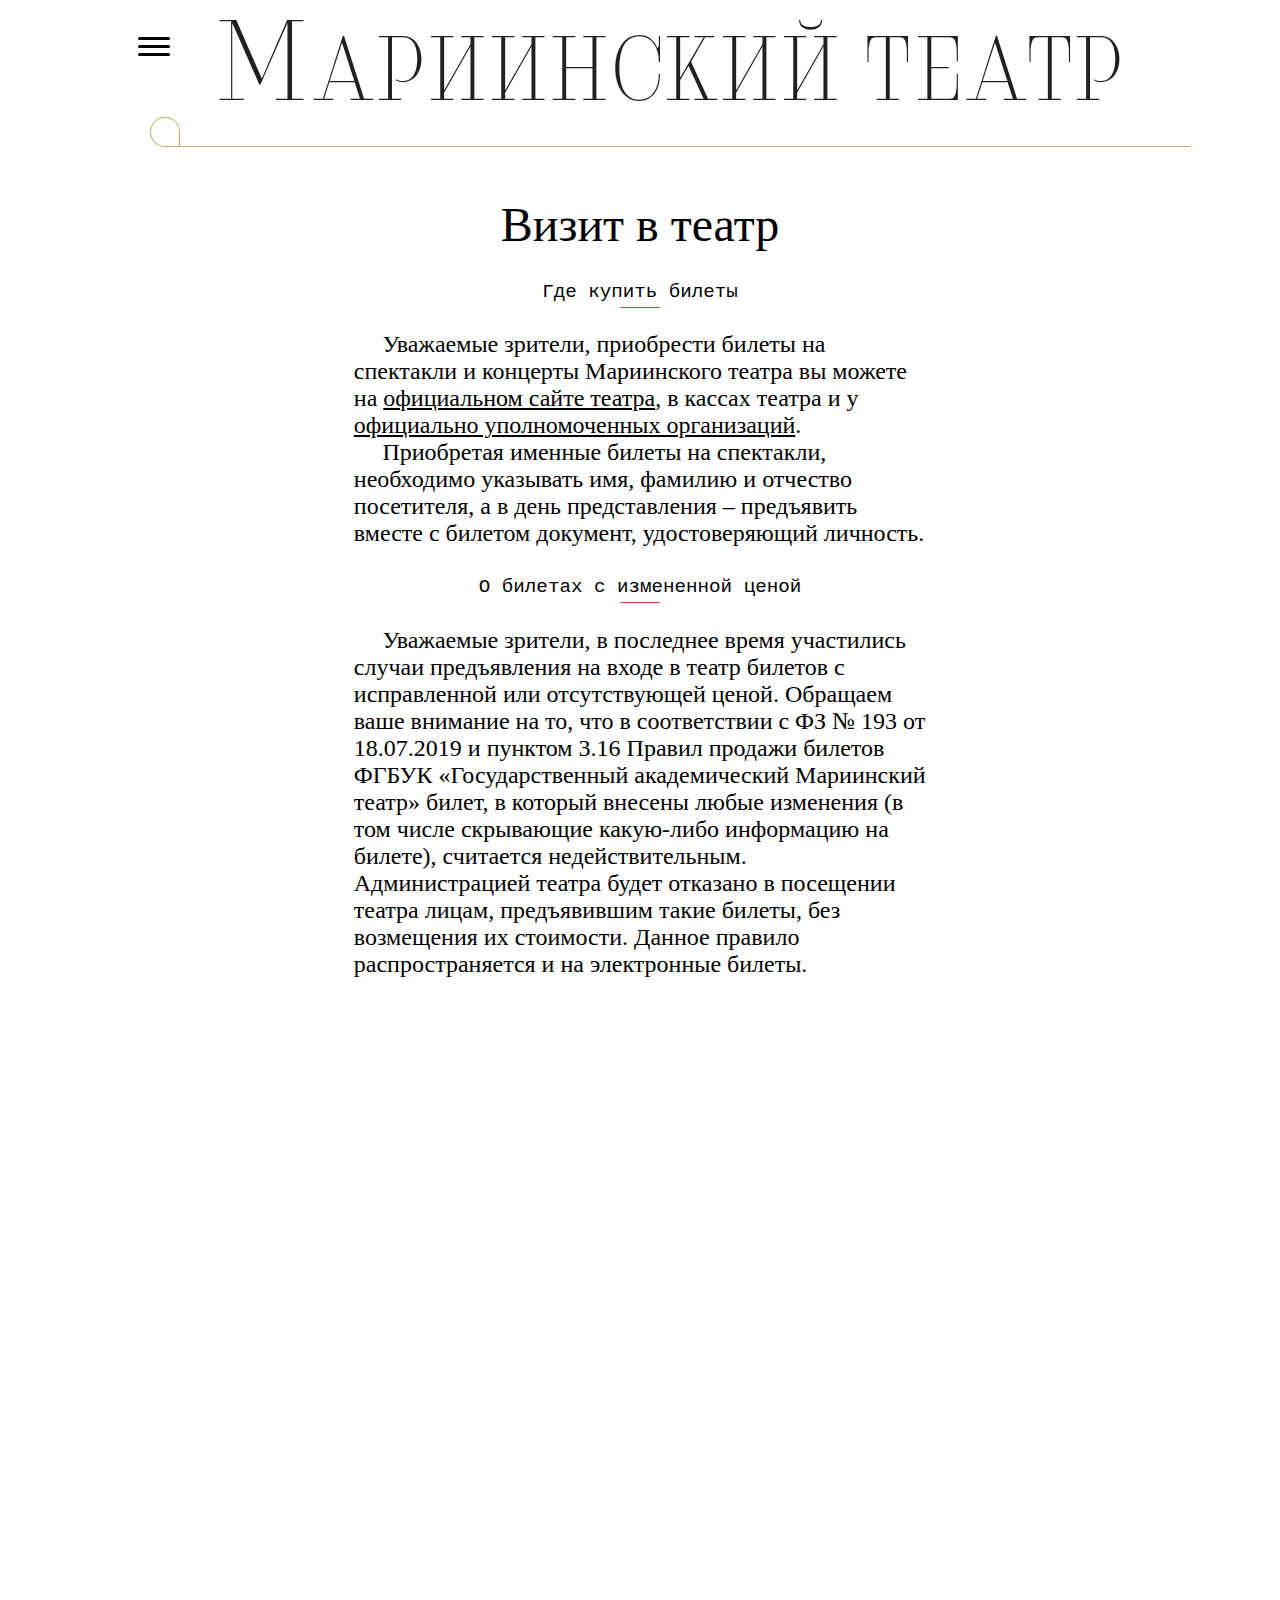
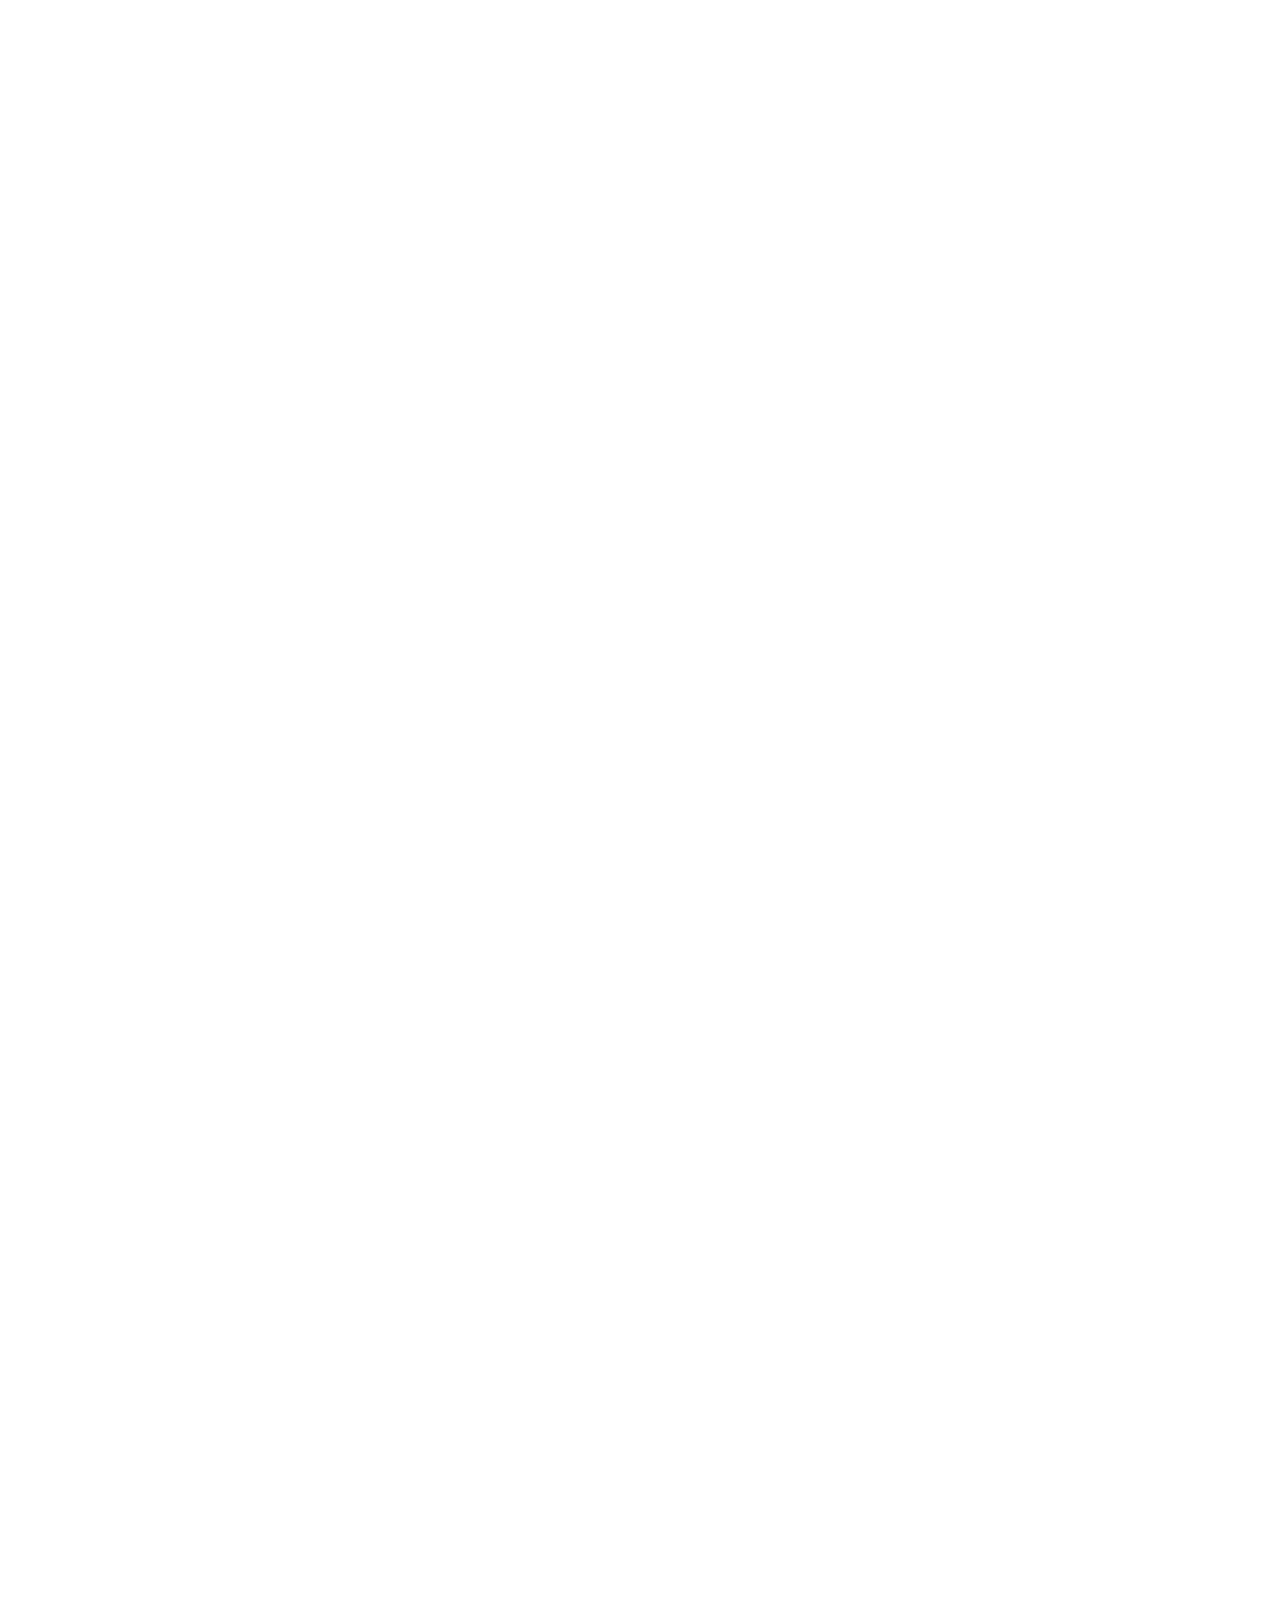
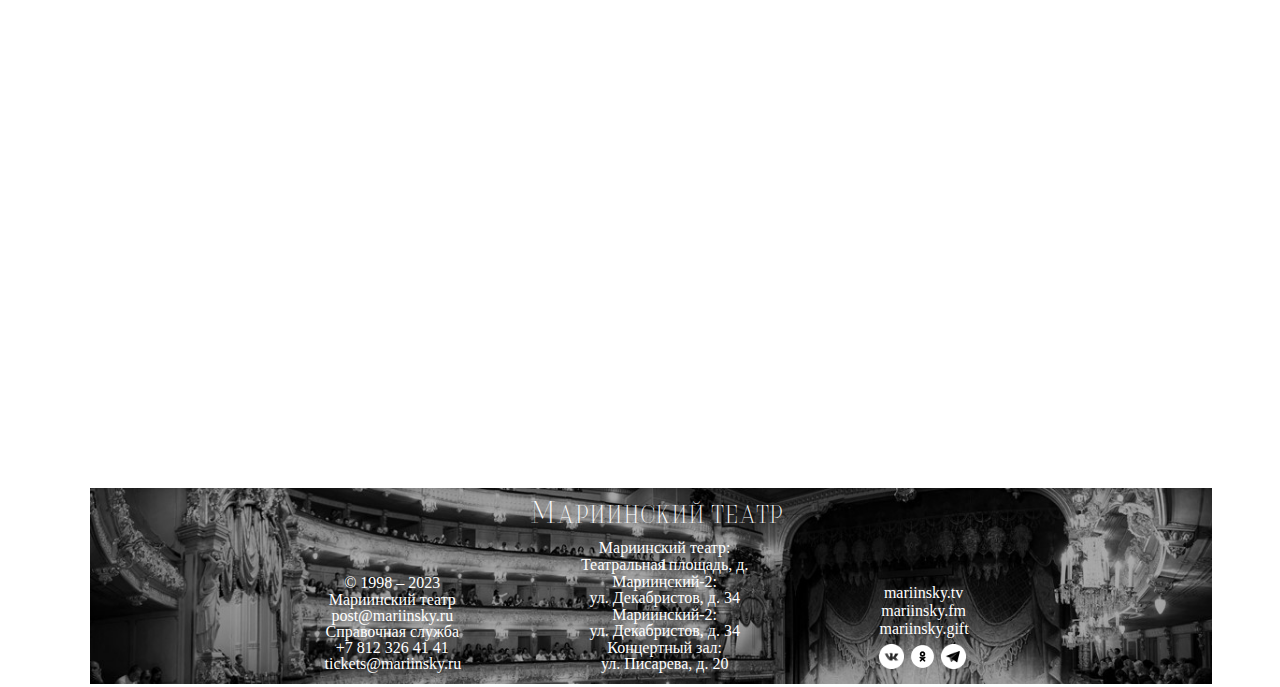
<file: visittheatre.html>
<!DOCTYPE html>
<html lang="en">
  <head>
    <meta charset="UTF-8" />
    <title>Визит в театр</title>
    <link rel="stylesheet" href="css\visit.css" />
    <link href="fonts/fonts.css" rel="stylesheet" type="text/css" />
    <link rel="stylesheet" href="css/mainstyle.css">
    <!--иконка сайта-->
    <link rel="icon" href="images\logo.png" />
    <style>
      @import url(css/small.css) (min-width: 241px) and (max-width: 1284px);
    </style>
  </head>
  <body>
    <header>
      <!--бургер-->
      <div class="burger">
        <input id="toggle" type="checkbox" />
        <label class="burgerlabel" for="toggle">
          <span class="burgerspan"></span>
        </label>
        <ul class="burgerbox">
          <li>
            <a class="item itemtop" href="index.html">Мариинский театр</a>
          </li>
          <li><a class="item" href="visittheatre.html">Визит в театр</a></li>
          <li><a class="item" href="truppa.html">Труппа</a></li>
          <li><a class="item" href="about.html">О театре</a></li>
          <li><a class="item" href="news.html">Новости</a></li>
          <!--соцсети-->
          <div class="contact">
            <a href="https://vk.com/mariinskytheatre"
              ><img src="images\vklogo.png" class="logo" id="vklogo"
            /></a>
            <a href="https://ok.ru/mariinsky"
              ><img src="images\oklogo.png" class="logo" id="oklogo"
            /></a>
            <a href="https://t.me/mariinsky"
              ><img src="images\tglogo.png" class="logo" id="tglogo"
            /></a>
          </div>
        </ul>
      </div>
      <!--горизонтальное меню навигации-->
      <nav class="nav">
        <ul>
          <li>
            <a href="visittheatre.html" class="theatreitem">Визит в театр</a>
          </li>
          <li><a href="truppa.html" class="theatreitem">Труппа</a></li>
          <li class="theatrename">
            <a href="index.html" class="theatre">Мариинский театр</a>
          </li>
          <li><a href="about.html" class="theatreitem">О театре</a></li>
          <li><a href="news.html" class="theatreitem">Новости</a></li>
        </ul>
      </nav>
    </header>
    <section>
      <div class="namestr element-animation">Визит в театр</div>

      <div class="littlenamestr element-animation">Где купить билеты</div>
      <div class="text element-animation">
        <div>
          Уважаемые зрители, приобрести билеты на спектакли и концерты
          Мариинского театра вы можете на
          <a href="index.html">официальном сайте театра</a>, в кассах театра и у
          <a href="https://www.mariinsky.ru/visit/buy/rules2"
            >официально уполномоченных организаций</a
          >.
        </div>
        <div>
          Приобретая именные билеты на спектакли, необходимо указывать имя,
          фамилию и отчество посетителя, а в день представления – предъявить
          вместе с билетом документ, удостоверяющий личность.
        </div>
      </div>

      <div class="littlenamestr element-animation">
        О билетах с измененной ценой
      </div>
      <div class="text element-animation">
        Уважаемые зрители, в последнее время участились случаи предъявления на
        входе в театр билетов с исправленной или отсутствующей ценой. Обращаем
        ваше внимание на то, что в соответствии с ФЗ № 193 от 18.07.2019 и
        пунктом 3.16 Правил продажи билетов ФГБУК «Государственный академический
        Мариинский театр» билет, в который внесены любые изменения (в том числе
        скрывающие какую-либо информацию на билете), считается недействительным.
        Администрацией театра будет отказано в посещении театра лицам,
        предъявившим такие билеты, без возмещения их стоимости. Данное правило
        распространяется и на электронные билеты.
      </div>
      <div class="text element-animation">
        <div>
          Обращаем внимание, что участились случаи мошенничества при перепродаже
          билетов в Мариинский театр. Спекулянты создают сайты-клоны, частично
          копирующие внешний вид официального сайта театра, рекламируют их в
          поисковых системах и продают на них билеты по существенно завышенной
          цене. С 1 сентября 2019 года вступили в силу изменения в
          законодательстве, которые сделали подобную деятельность незаконной.
        </div>
        <div>
          Мариинский театр не несет ответственности за подлинность билетов,
          приобретенных на мошеннических сайтах, и не гарантирует возможность
          посещения по ним мероприятий, особенно в случае отсутствия на билете
          цены и другой официальной информации. Во избежание неприятных для вас
          ситуаций, будьте осторожны и предупредите о возможной опасности ваших
          близких и друзей.
        </div>
      </div>

      <div class="littlenamestr element-animation">
        Информация о переносе спектаклей и возврате билетов
      </div>
      <div class="text element-animation">
        Спектакли и концерты, запланированные с 18 марта 2020 года, переносятся
        на более поздние даты в течение текущего и будущего сезонов согласно
        <a href="https://www.mariinsky.ru/playbill/postponed"
          >следующему графику</a
        >. Билеты на перенесенные спектакли и концерты действительны, вам не
        нужно их сдавать. В случае, если вы решите вернуть билеты,
        <a href="https://www.mariinsky.ru/visit/buy/new/"
          >сделать это можно следующим образом</a
        >. По возникающим вопросам с 11.00 до 19.00 обращайтесь по телефону
        справочной службы +7 812 326 41 41 или по адресу электронной почты
        <a href="tickets@mariinsky.ru">tickets@mariinsky.ru</a>.
      </div>

      <div class="littlenamestr element-animation">На сайте театра</div>
      <div class="text element-animation">
        <div>
          Вы можете приобрести билеты на сайте театра, предварительно выбрав
          место.
        </div>
        <div>
          Однако за 1 час до начала спектакля (концерта) продажа билетов на него
          на сайте театра прекращается и осуществляется только непосредственно в
          кассах театра.
        </div>
      </div>
      <div class="text element-animation">
        <img src="images/zal1.png" alt="zal1" class="zal" />
        <img src="images/zal3.png" alt="zal3" class="zal" />
        <img src="images/zal2.png" alt="zal2" class="zal" />
      </div>

      <div class="littlenamestr element-animation">
        В здании Мариинского театра
      </div>
      <div class="text element-animation">
        <div>
          Вы можете приобрести билеты в кассе театра, расположенному по адресу :
          Театральная пл., 1
        </div>
        <div>
          Время работы: ежедневно с 11.00 до 19.00, перерыв с 14.00 до 15.00
        </div>
      </div>
      <div class="text element-animation">
        <img src="images/map.jpg" alt="map" class="zal" />
        <img src="images/streetview2.jpg" alt="zal" class="zdan" />
        <img src="images/zal4.jpg" alt="zal" class="zal" />
      </div>

      <div class="littlenamestr element-animation">В здании Мариинского-2</div>
      <div class="text element-animation">
        <div>
          Вы можете приобрести билеты в кассе Мариинского-2, расположенному по
          адресу : ул. Декабристов, д. 34
        </div>
        <div>Ежедневно с 11.00 до 19.00, перерыв с 15.00 до 16.00</div>
      </div>
      <div class="text element-animation">
        <img src="images/map2.jpg" alt="map" class="zal" />
        <img src="images/zal5.jpg" alt="zal" class="zal" />
        <img src="images/zal6.jpg" alt="zal" class="zal" />
      </div>

      <div class="littlenamestr element-animation">
        В здании Концертного зала Мариинского театра
      </div>
      <div class="text element-animation">
        <div>
          Вы можете приобрести билеты в кассе Концертного зала, по адресу: ул.
          Писарева, д. 20 (вход с ул. Декабристов, 37)
        </div>
        <div>Ежедневно с 11.00 до 19.00, перерыв с 14.00 до 15.00</div>
      </div>
      <div class="text element-animation">
        <img src="images/map3.jpg" alt="map" class="zal" />
        <img src="images/zal7.jfif" alt="zal" class="zal" />
        <img src="images/zal8.jpg" alt="zal" class="zal" />
      </div>

      <div class="littlenamestr element-animation">
        В здании Большого Гостиного Двора
      </div>
      <div class="text element-animation">
        <div>
          Угол Невской и Перинной линий, 2-й этаж (до 14.00 вход только через
          галерею 2-го этажа Гостиного Двора). При закрытом переходе на второй
          этаж центрального входа в кассу можно пройти через галереи второго
          этажа Думской и Невской линий.
        </div>
        <div>Ежедневно с 11.00 до 20.30, перерыв с 14.30 до 16.00</div>
        <div>Касса возврата билетов не производит</div>
      </div>
      <div class="text element-animation">
        <img src="images/map3.jpg" alt="map" class="zal" />
        <img src="images/zal10.jpg" alt="zal" class="zal" />
        <img src="images/zal9.jpg" alt="zal" class="zal" />
      </div>

      <div class="littlenamestr element-animation">Внимание</div>
      <div class="text element-animation">
        За 30 минут до начала спектакля (концерта) кассы в Мариинском театре и в
        Концертном зале осуществляют продажу только на текущий спектакль
        (концерт).
      </div>
    </section>
    <footer class="foot">
      <div class="theatrefooter">Мариинский театр</div>
      <div class="footcontact">
        <p>© 1998 – 2023</p>
        <p>Мариинский театр</p>
        <p>post@mariinsky.ru</p>
        <p>Справочная служба</p>
        <p>+7 812 326 41 41</p>
        <p>tickets@mariinsky.ru</p>
      </div>
      <div class="places">
        <p>Мариинский театр:</p>
        <p>Театральная площадь, д. 1</p>
        <p>Мариинский-2:</p>
        <p>ул. Декабристов, д. 34</p>
        <p>Мариинский-2:</p>
        <p>ул. Декабристов, д. 34</p>
        <p>Концертный зал:</p>
        <p>ул. Писарева, д. 20</p>
      </div>
      <div class="morelinks">
        <a href="https://mariinsky.tv/" class="afoot">mariinsky.tv</a>
        <a href="https://www.mariinsky.ru/fm/" class="afoot">mariinsky.fm</a>
        <a href="https://www.mariinsky.ru/links/2/" class="afoot"
          >mariinsky.gift</a
        >
        <a href="https://vk.com/mariinskytheatre"
          ><img src="images\vklogo.png"
        /></a>
        <a href="https://ok.ru/mariinsky"><img src="images\oklogo.png" /></a>
        <a href="https://t.me/mariinsky"><img src="images\tglogo.png" /></a>
      </div>
    </footer>
    <script type="text/javascript" src="script\main.js"></script>
    <script type="text/javascript" src="script\secondvar.js"></script>
  </body>
</html>
</file>
<file: fonts/fonts.css>
@font-face {
    font-family: 'Serifiqo 4F Free Capitals';
    src: local('Serifiqo 4F Free Capitals Regular'), local('Serifiqo-4F-Free-Capitals-Regular'),
        url('Serifiqo4FFreeCapitals.woff2') format('woff2'),
        url('Serifiqo4FFreeCapitals.woff') format('woff'),
        url('Serifiqo4FFreeCapitals.ttf') format('truetype');
    font-weight: 400;
    font-style: normal;
  }
</file>
<file: css/mainstyle.css>
@media (min-width: 1284px) {
  .nav {
    margin: auto;
    padding: 1%;
  }
  .nav ul li {
    list-style-type: none;
    display: inline;
  }
  .nav a {
    display: inline-block;
    padding: 1em;
    text-decoration: none;
    color: #221f1f;
    font-size: 110%;
  }
  .nav a:hover {
    text-decoration: #333;
  }
  .theatreitem {
    position: relative;
  }
  /*мариинский театр*/
  .theatrename {
    font-size: 250%;
    color: #221f1f;
    font-family: "Serifiqo 4F Free Capitals";
    margin: -4%;
  }
}
body {
  margin-left: 7%;
  margin-right: 7%;
}
header {
  margin-top: -1%;
  font-family: "Calibri";
  font-weight: 100;
  display: -webkit-box;
  display: -webkit-flex;
  display: -moz-box;
  display: -ms-flexbox;
  display: flex;
  -webkit-box-pack: center;
  -webkit-justify-content: center;
  -moz-box-pack: center;
  -ms-flex-pack: center;
  justify-content: center;
  position: relative;
  width: 100%;
  z-index: 8;
}

/*загогулинки*/
header::before {
  left: 60px;
  position: absolute;
  -moz-background-size: contain;
  background-size: contain;
  bottom: 0;
  position: absolute;
  content: "";
  width: 30px;
  height: 30px;
  background-image: url("../images/headerleft.svg");
  -moz-background-size: contain;
  background-size: contain;
}
header::after {
  bottom: 0;
  position: absolute;
  width: -webkit-calc(100% - 90px);
  width: -moz-calc(100% - 90px);
  width: calc(100% - 90px);
  height: 1px;
  left: 90px;
  position: absolute;
  content: "";
  background-color: #c0ac67;
}

/*меню бургер*/
/*скрытие чекбокса*/
.burger {
  display: none;
}

/*для анимации появления*/
.element-animation {
  /* Скроем элемент в начальном состоянии */
  opacity: 0;
  transform: translateY(20px);
}

.element-animation.element-show {
  opacity: 1;
  transition: all 1s;
  transform: translateY(0%);
}

/*анимация при наведении на ссылку*/
.theatreitem:after {
  --scale: 0;
  content: "";
  position: absolute;
  left: 0;
  right: 0;
  top: 70%; /*для закрепления палочки снизу*/
  height: 1%; /*высота палочки*/
  background: #1d1c1c;
  transform: scaleX(var(--scale));
  transform-origin: var(--x) 50%;
  transition: transform 0.4s ease-out;
}
.theatreitem:hover {
  color: #1d1c1c;
}
.theatreitem:hover::after {
  --scale: 1;
}

/*футер*/
.foot {
  text-align: center;
  padding: 1%;
  background: url("../images/forfooter.jpg") no-repeat;
  background-size: cover;
  color: white;
  text-indent: 1%;
  width: 100%;
  height: auto;
  margin-bottom: -100%;
}
.footcontact {
  display: inline-block;
  line-height: 1%;
  margin: 5%;
  margin-bottom: -10%;
}
.places {
  display: inline-block;
  line-height: 3%;
  margin: 5%;
  margin-bottom: -10%;
}
.morelinks {
  display: inline-block;
  margin: 6%;
  margin-bottom: -10%;
}
.morelinks img {
  width: 25px;
  margin-top: 7%;
  margin-right: 2%;
}
.afoot {
  color: white;
  display: block;
  text-decoration: none;
}
.afoot:hover {
  color: rgb(255, 255, 0);
}
.afoot:active {
  color: rgb(9, 255, 0);
}
.afoot:checked {
  color: white;
}
.theatrefooter {
  margin-bottom: -5%;
  font-size: 200%;
  font-family: "Serifiqo 4F Free Capitals";
}
/*текст с информацией*/
section {
  padding: 3% 24%;
}
/*заголовок*/
.namestr {
  margin: 3%;
  text-align: center;
  font-family: Georgia, serif;
  font-weight: 400;
  font-size: 300%;
}
.littlenamestr {
  margin: 5%;
  font-family: "Courier New", Courier, monospace;
  text-align: center;
  font-size: 120%;
  font-weight: 400;
}

.littlenamestr::after {
  bottom: -5px;
  left: 50%;
  position: absolute;
  -webkit-transform: translateX(-50%);
  -moz-transform: translateX(-50%);
  -ms-transform: translateX(-50%);
  -o-transform: translateX(-50%);
  transform: translateX(-50%);
  content: "";
  background-color: #cc493d;
  width: 40px;
  height: 1px;
}
/*абзацы*/
.text {
  font-size: 150%;
  font-family: Georgia, serif;
  text-indent: 5%;
}
/*ссылки в абзацах*/
.text a {
  color: black;
}
.text a:visited {
  color: black;
}
</file>
